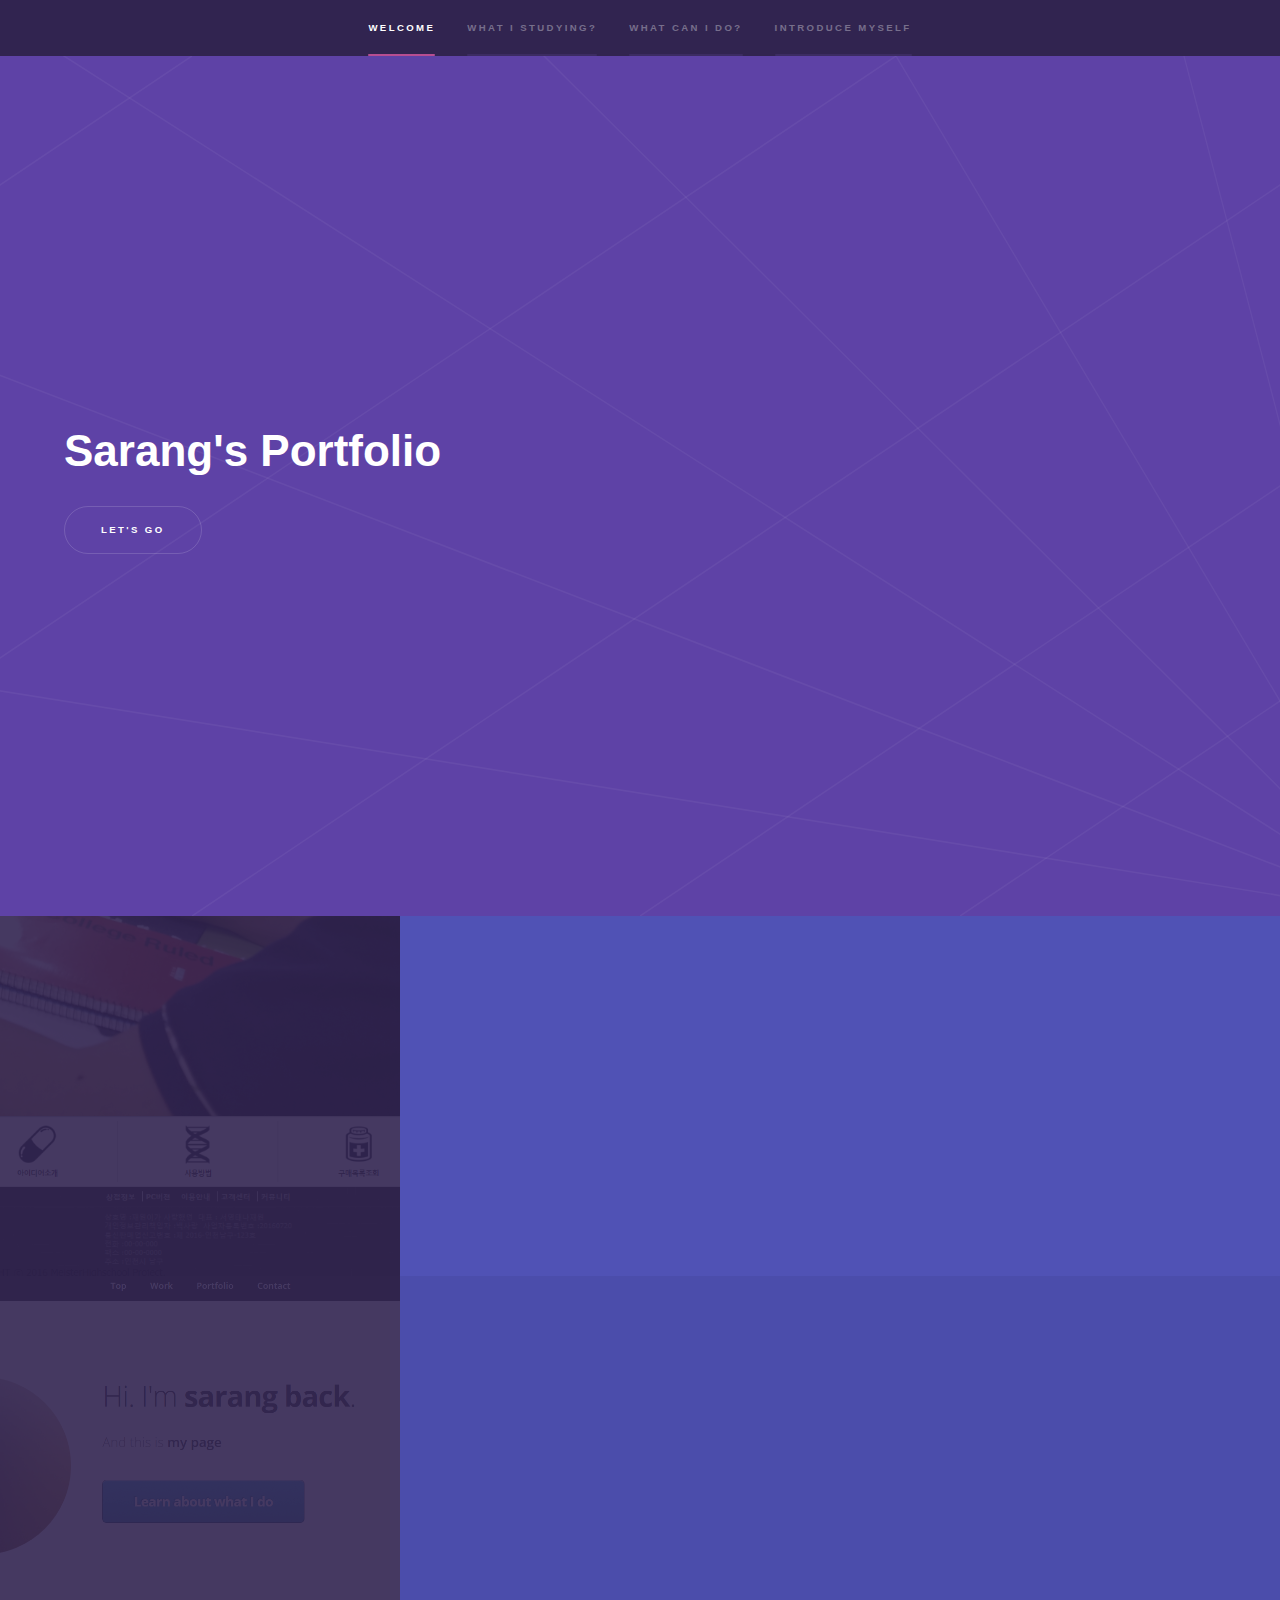
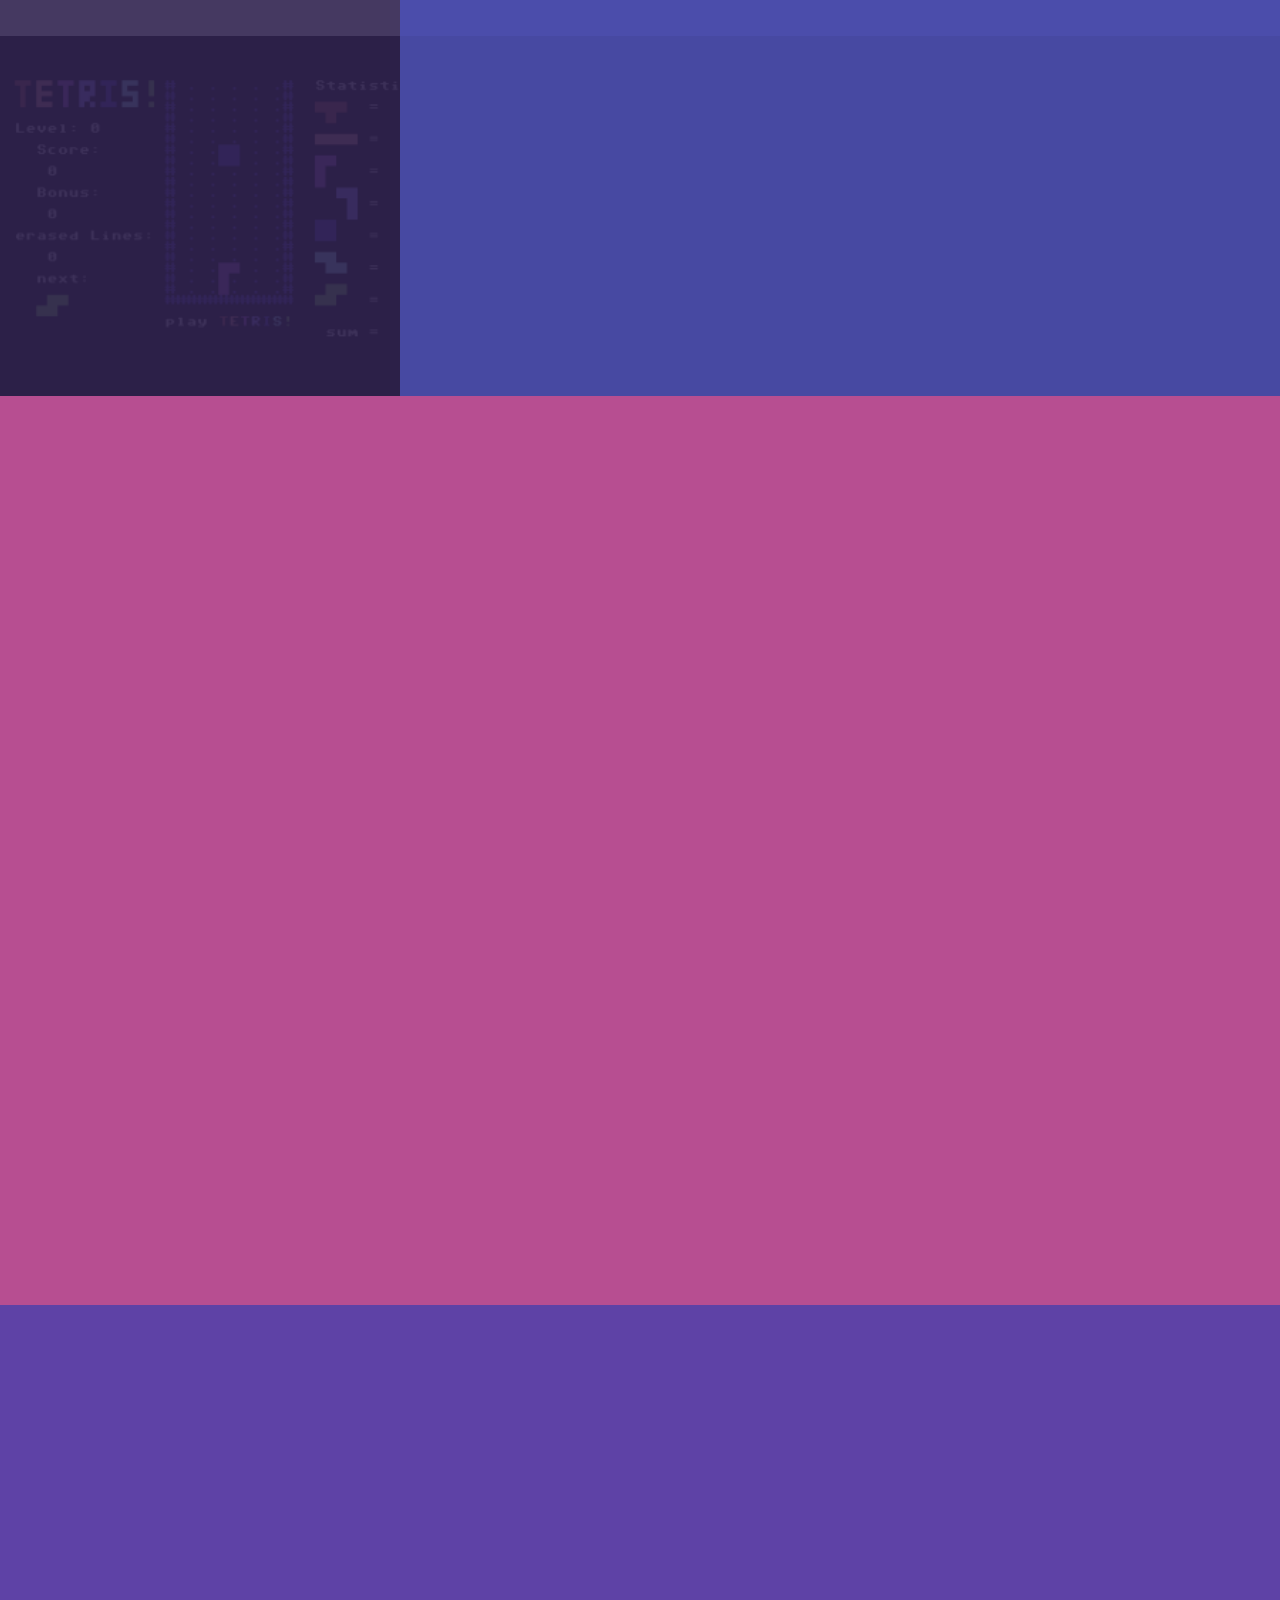
<file: index.html>
<!DOCTYPE HTML>
<html>
	<head>
		<title>Sarang's Portfolio</title>
		<meta charset="utf-8" />
		<meta name="viewport" content="width=device-width, initial-scale=1" /><!--모바일 웹 페이지-->
		<!--[if lte IE 8]><script src="assets/js/ie/html5shiv.js"></script><![endif]-->
		<link rel="stylesheet" href="assets/css/main.css" />
		<!--[if lte IE 9]><link rel="stylesheet" href="assets/css/ie9.css" /><![endif]-->
		<!--[if lte IE 8]><link rel="stylesheet" href="assets/css/ie8.css" /><![endif]-->  
	</head>
	<body>

		<!-- Sidebar -->
			<section id="sidebar">
				<div class="inner">
					<nav>
						<ul>
							<li><a href="#intro">Welcome</a></li>
							<li><a href="#one">What I studying?</a></li>
							<li><a href="#two">what can i do?</a></li>
							<li><a href="#three">Introduce myself</a></li>
						</ul>
					</nav>
				</div>
			</section>

		<!-- Wrapper -->
			<div id="wrapper">

				<!-- Intro -->
					<section id="intro" class="wrapper style1 fullscreen fade-up">
						<div class="inner">
							<h1>Sarang's Portfolio</h1>
							<ul class="actions">
								<li><a href="#one" class="button scrolly">Let's go</a></li>
							</ul>
						</div>
					</section>

				<!-- One -->
					<section id="one" class="wrapper style2 spotlights">
						<section>
							<a href="images/hybrid.jpg" class="image"><img src="images/hybrid2.jpg" alt="" data-position="center center" /></a><!--이미지 지정 -->
							<div class="content">
								<div class="inner">
									<h2>Hybrid App(Cordova)</h2>
									<p>인천전자마이스터고등학교 졸업프로잭트 하이브리드앱</p>
									<ul class="actions">
										<li><a href="program/hybrid.zip" class="button">Source viewer</a></li>
									</ul>
								</div>
							</div>
						</section>
						<section>
							<a href="#" class="image"><img src="images/html.jpg" alt="" data-position="top center" /></a>
							<div class="content">
								<div class="inner">
									<h2>HTML</h2>
									<p>학교 수업 발표준비때문에 만든 간단한 홈페이지<br>현재 부트스트랩 공부중...</br></p>
									<ul class="actions">
										<li><a href="program/ex.html" class="button">Source viewer</a></li>
									</ul>
								</div>
							</div>
						</section>
						<section>
							<a href="program/tetris.txt" class="image"><img src="images/tetris2.jpg" alt="" data-position="25% 25%" /></a>
							<div class="content">
								<div class="inner">
									<h2>C-언어</h2>
									<p>간단한 테트리스</p>
									<ul class="actions">
										<li><a href="program/tetris.txt" class="button">Source viewer</a></li>
									</ul>
								</div>
							</div>
						</section>
					</section>

				<!-- Two -->
					<section id="two" class="wrapper style3 fade-up">
						<div class="inner">
							<h2>what can i do</h2>please click icon
							<div class="features">
							<section>
									<a href="#" class="span"><span class="icon major fa-heart"></span></a>
									<h3>Php</h3>
									<p>소스분석 가능 Mysql과 연동해서 게시판 제작 가능.</p>
								</section>
							
								<section>
									<a href="program/2014raspberrypi.zip" class="span"><span class="icon major fa-lock"></span></a>
									<h3>라즈베리파이</h3>
									<p>Java,c를 이용한 통신 가능, 안드로이드 어플을 제작해서 서로 통신 가능</p>
								</section>
								<section>
									<a href="#" class="span"><span class="icon major fa-laptop"></span></a>
									<h3>HTML</h3>
									<p>GitHub이용해서 소스 응용 가능, 간단한 홈페이지는 혼자 제작 가능</p>
								</section>
								<section>
									<a href="http://blog.naver.com/qorwlsdk1995/220547556115" class="span"><span class="icon major fa-desktop"></span></a>
									<h3>Avr</h3>
									<p>Atmega 시리즈 데이터시트 이용해서 프로그램 제작 가능</p>
								</section>
								<section>
									<a href="#" class="span"><span class="icon major fa-chain"></span></a>
									<h3>Phonegap(cordova)</h3>
									<p>간단한 하이브리드앱 제작 가능</p>
								</section>
								<section>
									<a href="#" class="span"><span class="icon major fa-diamond"></span></a>
									<h3>리눅스</h3>
									<p>간단한 서버구축 가능<br>다양한 리눅스 경험해서 어떤 리눅스도 어려움 없이 사용 가능 </br></p>
								</section>
							</div>
							<ul class="actions">
								<li><a href="program/1.html" class="button">우리집 동물 소개(동영상)</a></li>
							</ul>
						</div>
					</section>

				<!-- Three -->
					<section id="three" class="wrapper style1 fade-up">
						<div class="inner">
							<h2>Introduce myself</h2>
							<p>이력서, 자기소개서</p>
							<div class="split style1">
								<section>
								 <a href="document/mydata.hwp"class="span"><span class="icon major fa-book"></span></a>
								 <h3>이력서</h3>
								 
								 <a href="document/introducemyself.hwp" class="span"><span class="icon major fa-star"></span></a>
								 <h3>자기소개서</h3>
								</section>
									<ul class="contact">
										<li>
											<h3>Address</h3>
											<span>Incheon Namdongu Jangsoungro21<br />
											KOREA</span>
										</li>
										<li>
											<h3>Email</h3>
											<a href="http://mail.naver.com/write">qorwlsdk1995@naver.com</a>
										</li>
										<li>
											<h3>Phone</h3>
											<span>(082) 010-0000-0000</span>
										</li>
										<li>
											<h3>Social</h3>
											<ul class="icons">
												<li><a href="http://saranf.tistory.com" class="fa-heart"><span class="label">Tistory</span></a></li>
												<li><a href="https://www.facebook.com/profile.php?id=100003126284914" class="fa-facebook"><span class="label">Facebook</span></a></li>
												<li><a href="#"  class="fa-github"><span class="label">GitHub</span></a></li>
												<li><a href="http://blog.naver.com/qorwlsdk1995" class="fa-star"><span class="label">NaverBlog</span></a></li>
											</ul>
										</li>
									</ul>
								</section>
							</div>
						</div>
					</section>

			</div>

		<!-- Footer -->
			<footer id="footer" class="wrapper style1-alt">
				<div class="inner">
					<!--<ul class="menu">
						<li></li><li>Design: <a href="http://blog.naver.com/qorwlsdk1995"></a></li>
					</ul>-->
				</div>
			</footer>

		<!-- Scripts -->
			<script src="assets/js/jquery.min.js"></script>
			<script src="assets/js/jquery.scrollex.min.js"></script>
			<script src="assets/js/jquery.scrolly.min.js"></script>
			<script src="assets/js/skel.min.js"></script>
			<script src="assets/js/util.js"></script>
			<!--[if lte IE 8]><script src="assets/js/ie/respond.min.js"></script><![endif]-->
			<script src="assets/js/main.js"></script>

	</body>
</html>
</file>
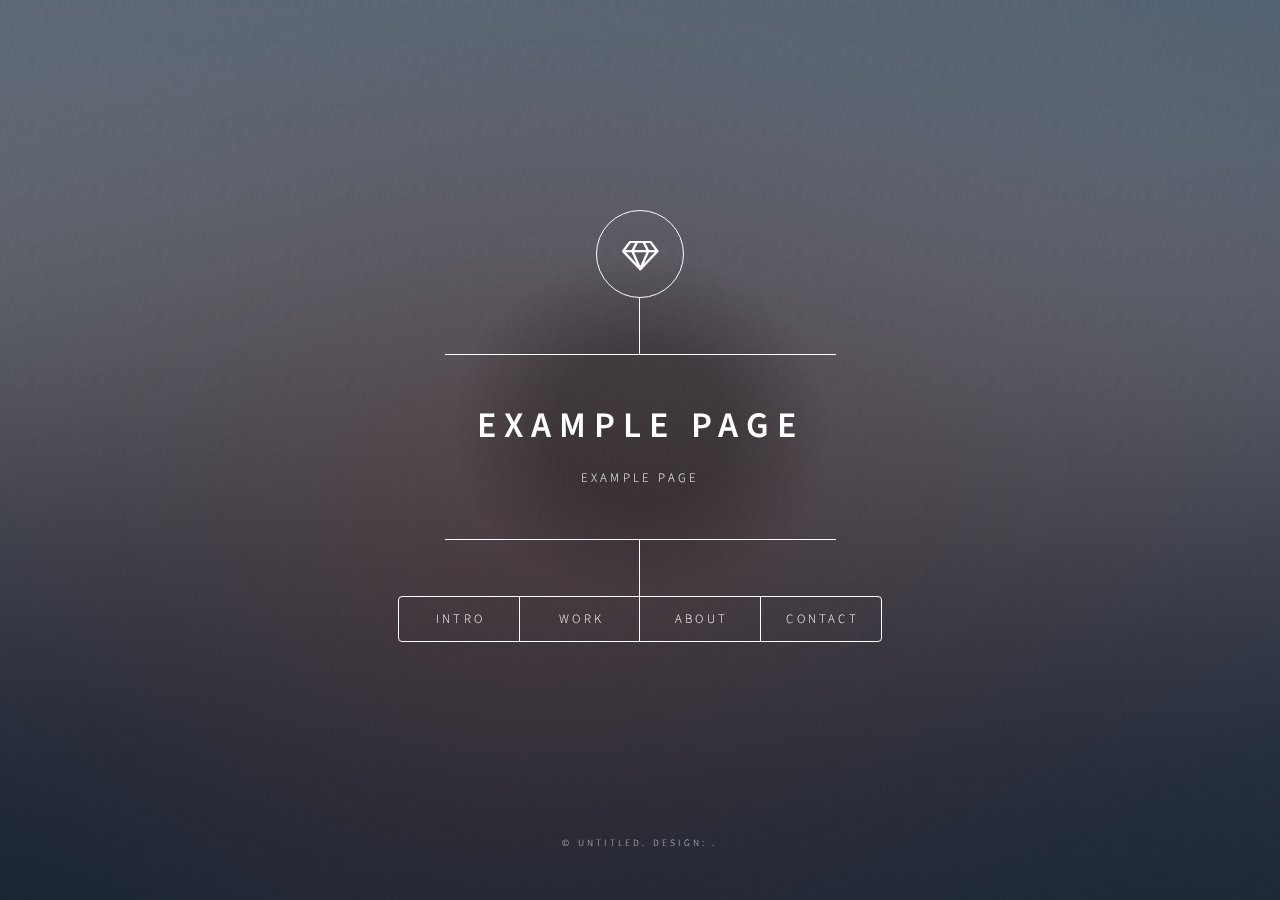
<file: html_1/index.html>
<!DOCTYPE HTML>
<html>
	<head>
		<title>Example</title>
		<meta charset="utf-8" />
		<meta name="viewport" content="width=device-width, initial-scale=1, user-scalable=no" />
		<link rel="stylesheet" href="assets/css/main.css" />
		<!--[if lte IE 9]><link rel="stylesheet" href="assets/css/ie9.css" /><![endif]-->
		<noscript><link rel="stylesheet" href="assets/css/noscript.css" /></noscript>
	</head>
	<body>

		<!-- Wrapper -->
			<div id="wrapper">

				<!-- Header -->
					<header id="header">
						<div class="logo">
							<span class="icon fa-diamond"></span>
						</div>
						<div class="content">
							<div class="inner">
								<h1>Example page</h1>
								<p>example page</p>
							</div>
						</div>
						<nav>
							<ul>
								<li><a href="#intro">Intro</a></li>
								<li><a href="#work">Work</a></li>
								<li><a href="#about">About</a></li>
								<li><a href="#contact">Contact</a></li>
								<!--<li><a href="#elements">Elements</a></li>-->
							</ul>
						</nav>
					</header>

				<!-- Main -->
					<div id="main">

						<!-- Intro -->
							<article id="intro">
								<h2 class="major">Intro</h2>
								<span class="image main"><img src="images/pic01.jpg" alt="" /></span>
								<p>intro</p>
								<p>intro</p>
							</article>

						<!-- Work -->
							<article id="work">
								<h2 class="major">Work</h2>
								<span class="image main"><img src="images/pic02.jpg" alt="" /></span>
								<p>Work.</p>
								<p>Work.</p>
							</article>

						<!-- About -->
							<article id="about">
								<h2 class="major">About</h2>
								<span class="image main"><img src="images/pic03.jpg" alt="" /></span>
								<p>About.</p>
							</article>

						<!-- Contact -->
							<article id="contact">
								<h2 class="major">Contact</h2>
								<form method="post" action="#">
									<div class="field half first">
										<label for="name">Name</label>
										<input type="text" name="name" id="name" />
									</div>
									<div class="field half">
										<label for="email">Email</label>
										<input type="text" name="email" id="email" />
									</div>
									<div class="field">
										<label for="message">Message</label>
										<textarea name="message" id="message" rows="4"></textarea>
									</div>
									<ul class="actions">
										<li><input type="submit" value="Send Message" class="special" /></li>
										<li><input type="reset" value="Reset" /></li>
									</ul>
								</form>
								<ul class="icons">
									<li><a href="#" class="icon fa-twitter"><span class="label">Twitter</span></a></li>
									<li><a href="#" class="icon fa-facebook"><span class="label">Facebook</span></a></li>
									<li><a href="#" class="icon fa-instagram"><span class="label">Instagram</span></a></li>
									<li><a href="#" class="icon fa-github"><span class="label">GitHub</span></a></li>
								</ul>

					</div>

				<!-- Footer -->
					<footer id="footer">
						<p class="copyright">&copy; Untitled. Design: <a href="https://html5up.net"></a>.</p>
					</footer>

			</div>

		<!-- BG -->
			<div id="bg"></div>

		<!-- Scripts -->
			<script src="assets/js/jquery.min.js"></script>
			<script src="assets/js/skel.min.js"></script>
			<script src="assets/js/util.js"></script>
			<script src="assets/js/main.js"></script>

	</body>
</html>
</file>
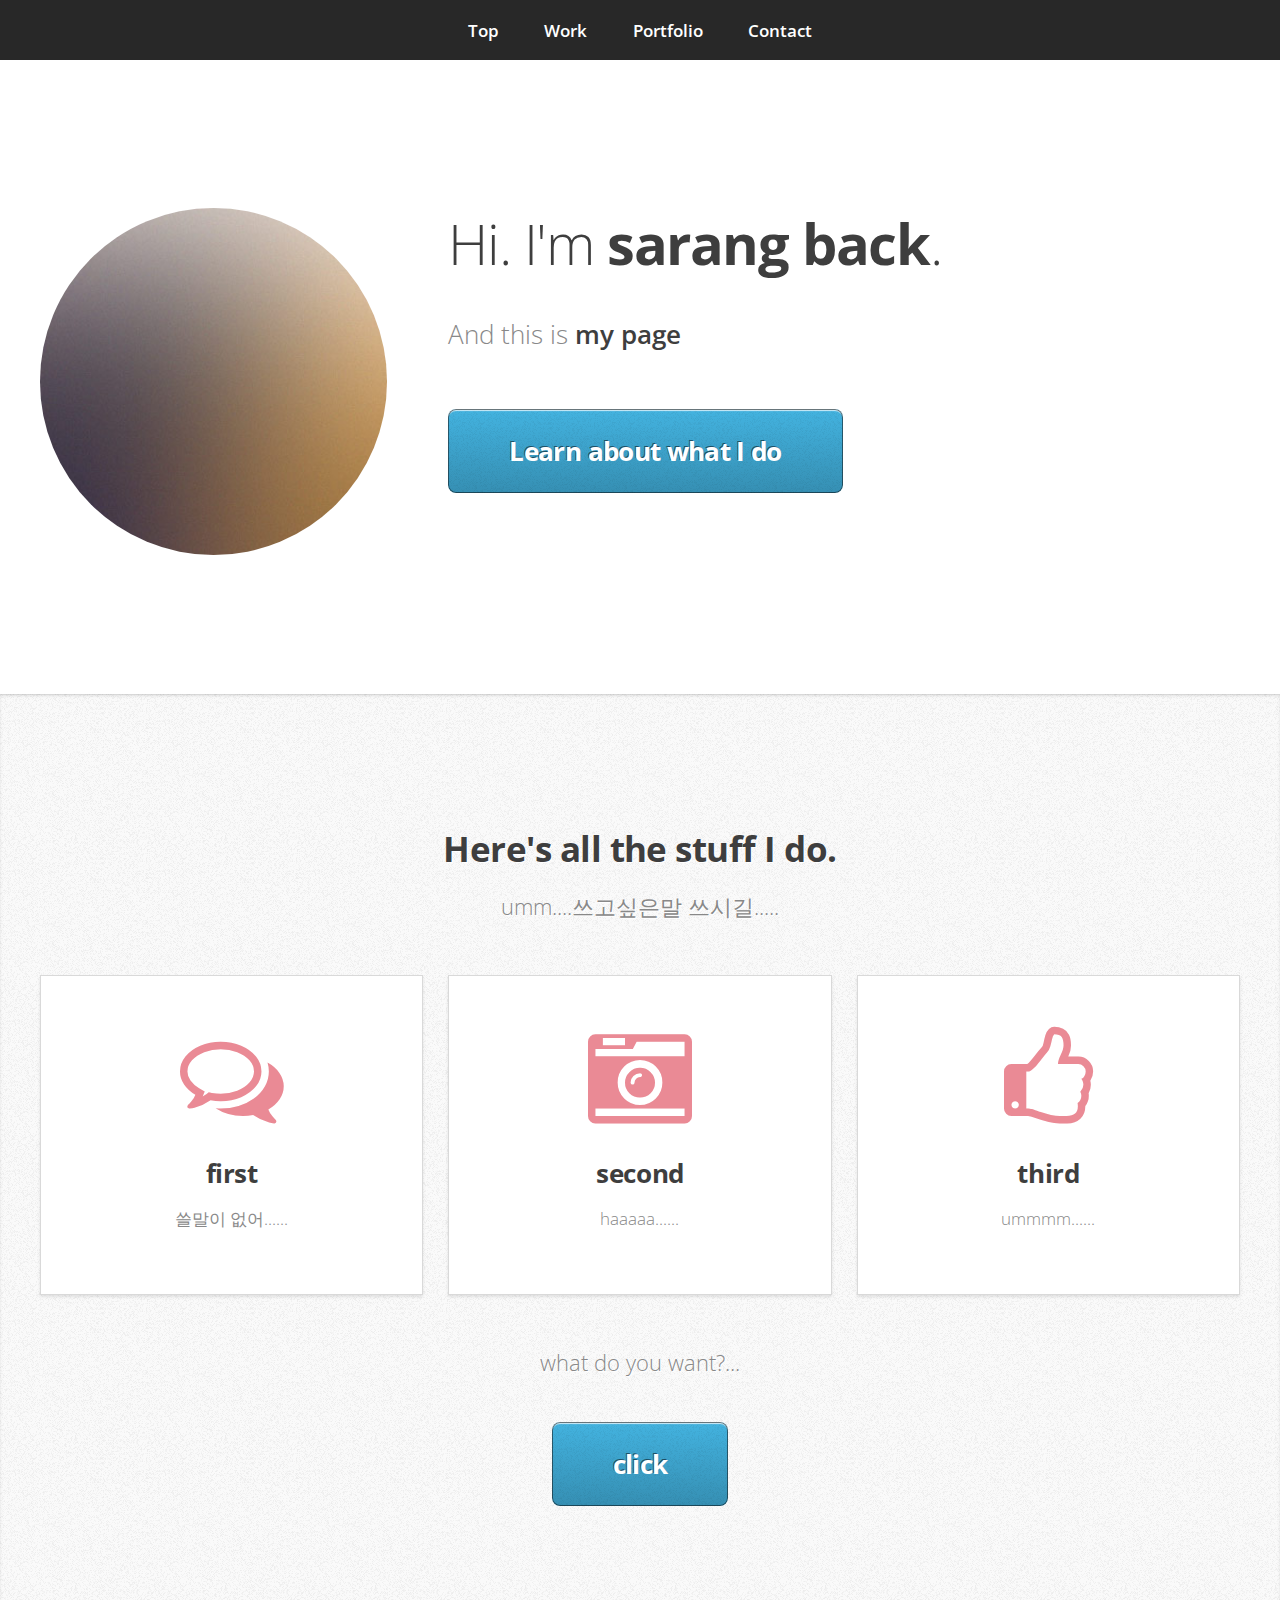
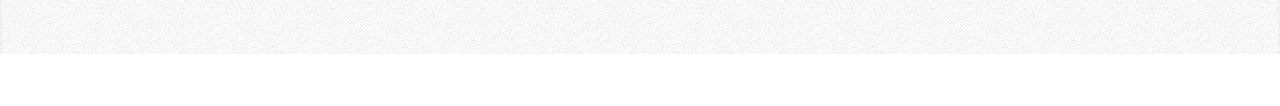
<file: 임시/index.html>
<!DOCTYPE HTML>
<html>
	<head>
		<title>mypage</title>
		<meta charset="utf-8" />
		<meta name="viewport" content="width=device-width, initial-scale=1" />
		<link rel="stylesheet" href="assets/css/main.css" />
	</head>
	<body>

			<nav id="nav"><!--링크 그룹을 담을때 쓰는 태그-->
				<ul class="container">
					<li><a href="#top">Top</a></li>
					<li><a href="#work">Work</a></li>
					<li><a href="#portfolio">Portfolio</a></li>
					<li><a href="#contact">Contact</a></li>
				</ul>
			</nav>

		<!-- Home -->
			<div class="wrapper style1 first"><!--Division의 약자로, 레이아웃을 나눌 때 주로 쓰인다-->
				<article class="container" id="top">
					<div class="row">
						<div class="4u 12u(mobile)">
							<a href="필요자료.zip"><span class="image fit"><img src="images/pic00.jpg" alt="" /></span></a>
						</div>
						<div class="8u 12u(mobile)">
							<header>
								<h1>Hi. I'm <strong>sarang back</strong>.</h1>
							</header>
							<p>And this is <strong>my page</strong></p>
							<a href="#work" class="button big scrolly">Learn about what I do</a>
						</div>
					</div>
				</article>
			</div>
			
			<!-- Work -->
			<div class="wrapper style2">
				<article id="work">
					<header>
						<h2>Here's all the stuff I do.</h2>
						<p>umm....쓰고싶은말 쓰시길.....</p>
					</header>
					<div class="container">
						<div class="row">
							<div class="4u 12u(mobile)">
								<section class="box style1">
									<span class="icon featured fa-comments-o"></span>
									<h3>first</h3>
									<p>쓸말이 없어......</p>
								</section>
							</div>
							<div class="4u 12u(mobile)">
								<section class="box style1">
									<span class="icon featured fa-camera-retro"></span>
									<h3>second</h3>
									<p>haaaaa......</p>
								</section>
							</div>
							<div class="4u 12u(mobile)">
								<section class="box style1">
									<span class="icon featured fa-thumbs-o-up"></span>
									<h3>third</h3>
									<p>ummmm......</p>
								</section>
							</div>
						</div>
					</div>
					<footer>
						<p>what do you want?...</p>
						<a href="#portfolio" class="button big scrolly">click </a>
					</footer>
				</article>
			</div>
			
					<footer>
						<ul id="copt"><!--]목록을 만드는 <ul> <ol> <li>태그-->
							<li></li><li> </li>
						</ul>
					</footer>
				</article>
			</div>

		<!-- Scripts -->
			<script src="assets/js/jquery.min.js"></script>
			<script src="assets/js/jquery.scrolly.min.js"></script>
			<script src="assets/js/skel.min.js"></script>
			<script src="assets/js/skel-viewport.min.js"></script>
			<script src="assets/js/util.js"></script>
			<script src="assets/js/main.js"></script>

	</body>
</html>
</file>
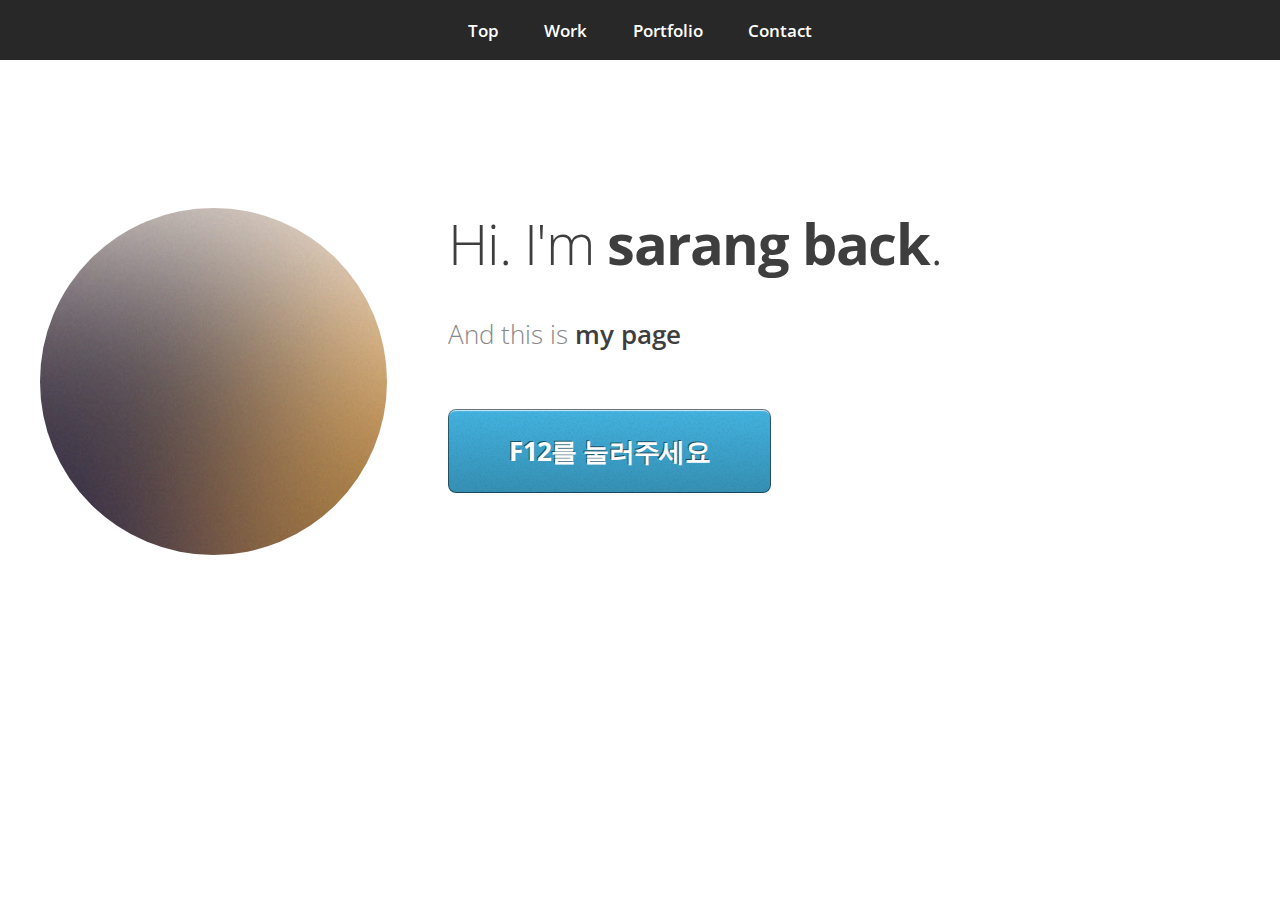
<file: program/ex.html>
<!DOCTYPE HTML>
<html>
	<head>
		<title>mypage</title>
		<meta charset="utf-8" />
		<meta name="viewport" content="width=device-width, initial-scale=1" />
		<link rel="stylesheet" href="assets/css/main.css" />
	</head>
	<body>

			<nav id="nav"><!--링크 그룹을 담을때 쓰는 태그-->
				<ul class="container">
					<li><a href="#top">Top</a></li>
					<li><a href="#work">Work</a></li>
					<li><a href="#portfolio">Portfolio</a></li>
					<li><a href="#contact">Contact</a></li>
				</ul>
			</nav>

		<!-- Home -->
			<div class="wrapper style1 first"><!--Division의 약자로, 레이아웃을 나눌 때 주로 쓰인다-->
				<article class="container" id="top">
					<div class="row">
						<div class="4u 12u(mobile)">
							<span class="image fit"><img src="images/pic00.jpg" alt="" /></span>
						</div>
						<div class="8u 12u(mobile)">
							<header>
								<h1>Hi. I'm <strong>sarang back</strong>.</h1>
							</header>
							<p>And this is <strong>my page</strong></p>
							<a href="#" class="button big scrolly">F12를 눌러주세요</a>
						</div>
					</div>
				</article>
			</div>
					<footer>
						<ul id="copt"><!--]목록을 만드는 <ul> <ol> <li>태그-->
							<li></li><li> </li>
						</ul>
					</footer>
				</article>
			</div>

		<!-- Scripts -->
			<script src="assets/js/jquery.min.js"></script>
			<script src="assets/js/jquery.scrolly.min.js"></script>
			<script src="assets/js/skel.min.js"></script>
			<script src="assets/js/skel-viewport.min.js"></script>
			<script src="assets/js/util.js"></script>
			<script src="assets/js/main.js"></script>

	</body>
</html>
</file>
<file: assets/css/ie9.css>
/* Type */

	h1.major:after {
		background: #b74e91;
	}

/* Wrapper */

	.wrapper.fullscreen {
		min-height: 0;
		padding-bottom: 6em;
		padding-top: 6em;
	}

		body.is-ie .wrapper.fullscreen {
			height: auto;
		}

/* Spotlights */

	.spotlights > section {
		padding-left: 20em;
		position: relative;
	}

		.spotlights > section > .image {
			height: 100%;
			left: 0;
			position: absolute;
			top: 0;
			width: 20em;
		}

		.spotlights > section > .content {
			width: 100%;
		}

/* Features */

	.features:after {
		clear: both;
		content: '';
		display: block;
	}

	.features section {
		float: left;
	}

/* Split */

	.split:after {
		clear: both;
		content: '';
		display: block;
	}

	.split > * {
		float: left;
	}

/* Sidebar */

	#sidebar nav a:after {
		background-color: #b74e91;
	}

/* Header */

	#header:after {
		clear: both;
		content: '';
		display: block;
	}

	#header > .title {
		float: left;
	}

	#header > nav {
		float: right;
	}
</file>
<file: assets/css/ie8.css>
/*
	Hyperspace by HTML5 UP
	html5up.net | @ajlkn
	Free for personal and commercial use under the CCA 3.0 license (html5up.net/license)
*/

/* Type */

	body, input, select, textarea {
		color: #ffffff;
	}

/* Button */

	input[type="submit"],
	input[type="reset"],
	input[type="button"],
	button,
	.button {
		position: relative;
	}

		input[type="submit"]:after,
		input[type="reset"]:after,
		input[type="button"]:after,
		button:after,
		.button:after {
			display: none;
		}

/* Features */

	.features {
		border: solid 1px;
	}

/* Form */

	input[type="text"],
	input[type="password"],
	input[type="email"],
	input[type="tel"],
	select,
	textarea {
		background: transparent;
		border: solid 1px;
	}

/* Split */

	.split.style1 > :first-child {
		padding-right: 2em;
		width: 70%;
	}
</file>
<file: html_1/assets/css/ie9.css>
/*
	Dimension by HTML5 UP
	html5up.net | @ajlkn
	Free for personal and commercial use under the CCA 3.0 license (html5up.net/license)
*/

/* BG */

	#bg:before {
		background: rgba(19, 21, 25, 0.5);
	}

/* Header */

	#header .logo {
		margin: 0 auto;
	}

	#header .content {
		display: inline-block;
	}

	#header nav ul {
		display: inline-block;
	}

		#header nav ul li {
			display: inline-block;
		}

/* Main */

	#main article {
		margin: 0 auto;
	}
</file>
<file: html_1/assets/css/noscript.css>
/* Main */

	#main article {
		opacity: 1;
		margin: 4rem 0 0 0;
	}
</file>
<file: assets/css/main.css>
@import url(font-awesome.min.css);

	html, body, div, span, applet, object, iframe, h1, h2, h3, h4, h5, h6, p, blockquote, pre, a, abbr, acronym, address, big, cite, code, del, dfn, em, img, ins, kbd, q, s, samp, small, strike, strong, sub, sup, tt, var, b, u, i, center, dl, dt, dd, ol, ul, li, fieldset, form, label, legend, table, caption, tbody, tfoot, thead, tr, th, td, article, aside, canvas, details, embed, figure, figcaption, footer, header, hgroup, menu, nav, output, ruby, section, summary, time, mark, audio, video {
		margin: 0;
		padding: 0;
		border: 0;
		font-size: 100%;
		font: inherit;
		vertical-align: baseline;
	}

	article, aside, details, figcaption, figure, footer, header, hgroup, menu, nav, section {
		display: block;
	}

	body {
		line-height: 1;
	}

	ol, ul {
		list-style: none;
	}

	blockquote, q {
		quotes: none;
	}

	blockquote:before, blockquote:after, q:before, q:after {
		content: '';
		content: none;
	}

	table {
		border-collapse: collapse;
		border-spacing: 0;
	}

	body {
		-webkit-text-size-adjust: none;
	}

/* Box Model */

	*, *:before, *:after {
		-moz-box-sizing: border-box;
		-webkit-box-sizing: border-box;
		box-sizing: border-box;
	}

/* Grid */

	.row {
		border-bottom: solid 1px transparent;
		-moz-box-sizing: border-box;
		-webkit-box-sizing: border-box;
		box-sizing: border-box;
	}

	.row > * {
		float: left;
		-moz-box-sizing: border-box;
		-webkit-box-sizing: border-box;
		box-sizing: border-box;
	}

	.row:after, .row:before {
		content: '';
		display: block;
		clear: both;
		height: 0;
	}

	.row.uniform > * > :first-child {
		margin-top: 0;
	}

	.row.uniform > * > :last-child {
		margin-bottom: 0;
	}

	.row.\30 \25 > * {
		padding: 0 0 0 0em;
	}

	.row.\30 \25 {
		margin: 0 0 -1px 0em;
	}

	.row.uniform.\30 \25 > * {
		padding: 0em 0 0 0em;
	}

	.row.uniform.\30 \25 {
		margin: 0em 0 -1px 0em;
	}

	.row > * {
		padding: 0 0 0 1.5em;
	}

	.row {
		margin: 0 0 -1px -1.5em;
	}

	.row.uniform > * {
		padding: 1.5em 0 0 1.5em;
	}

	.row.uniform {
		margin: -1.5em 0 -1px -1.5em;
	}

	.row.\32 00\25 > * {
		padding: 0 0 0 3em;
	}

	.row.\32 00\25 {
		margin: 0 0 -1px -3em;
	}

	.row.uniform.\32 00\25 > * {
		padding: 3em 0 0 3em;
	}

	.row.uniform.\32 00\25 {
		margin: -3em 0 -1px -3em;
	}

	.row.\31 50\25 > * {
		padding: 0 0 0 2.25em;
	}

	.row.\31 50\25 {
		margin: 0 0 -1px -2.25em;
	}

	.row.uniform.\31 50\25 > * {
		padding: 2.25em 0 0 2.25em;
	}

	.row.uniform.\31 50\25 {
		margin: -2.25em 0 -1px -2.25em;
	}

	.row.\35 0\25 > * {
		padding: 0 0 0 0.75em;
	}

	.row.\35 0\25 {
		margin: 0 0 -1px -0.75em;
	}

	.row.uniform.\35 0\25 > * {
		padding: 0.75em 0 0 0.75em;
	}

	.row.uniform.\35 0\25 {
		margin: -0.75em 0 -1px -0.75em;
	}

	.row.\32 5\25 > * {
		padding: 0 0 0 0.375em;
	}

	.row.\32 5\25 {
		margin: 0 0 -1px -0.375em;
	}

	.row.uniform.\32 5\25 > * {
		padding: 0.375em 0 0 0.375em;
	}

	.row.uniform.\32 5\25 {
		margin: -0.375em 0 -1px -0.375em;
	}

	.\31 2u, .\31 2u\24 {
		width: 100%;
		clear: none;
		margin-left: 0;
	}

	.\31 1u, .\31 1u\24 {
		width: 91.6666666667%;
		clear: none;
		margin-left: 0;
	}

	.\31 0u, .\31 0u\24 {
		width: 83.3333333333%;
		clear: none;
		margin-left: 0;
	}

	.\39 u, .\39 u\24 {
		width: 75%;
		clear: none;
		margin-left: 0;
	}

	.\38 u, .\38 u\24 {
		width: 66.6666666667%;
		clear: none;
		margin-left: 0;
	}

	.\37 u, .\37 u\24 {
		width: 58.3333333333%;
		clear: none;
		margin-left: 0;
	}

	.\36 u, .\36 u\24 {
		width: 50%;
		clear: none;
		margin-left: 0;
	}

	.\35 u, .\35 u\24 {
		width: 41.6666666667%;
		clear: none;
		margin-left: 0;
	}

	.\34 u, .\34 u\24 {
		width: 33.3333333333%;
		clear: none;
		margin-left: 0;
	}

	.\33 u, .\33 u\24 {
		width: 25%;
		clear: none;
		margin-left: 0;
	}

	.\32 u, .\32 u\24 {
		width: 16.6666666667%;
		clear: none;
		margin-left: 0;
	}

	.\31 u, .\31 u\24 {
		width: 8.3333333333%;
		clear: none;
		margin-left: 0;
	}

	.\31 2u\24 + *,
	.\31 1u\24 + *,
	.\31 0u\24 + *,
	.\39 u\24 + *,
	.\38 u\24 + *,
	.\37 u\24 + *,
	.\36 u\24 + *,
	.\35 u\24 + *,
	.\34 u\24 + *,
	.\33 u\24 + *,
	.\32 u\24 + *,
	.\31 u\24 + * {
		clear: left;
	}

	.\-11u {
		margin-left: 91.66667%;
	}

	.\-10u {
		margin-left: 83.33333%;
	}

	.\-9u {
		margin-left: 75%;
	}

	.\-8u {
		margin-left: 66.66667%;
	}

	.\-7u {
		margin-left: 58.33333%;
	}

	.\-6u {
		margin-left: 50%;
	}

	.\-5u {
		margin-left: 41.66667%;
	}

	.\-4u {
		margin-left: 33.33333%;
	}

	.\-3u {
		margin-left: 25%;
	}

	.\-2u {
		margin-left: 16.66667%;
	}

	.\-1u {
		margin-left: 8.33333%;
	}

	@media screen and (max-width: 1680px) {

		.row > * {
			padding: 0 0 0 1.5em;
		}

		.row {
			margin: 0 0 -1px -1.5em;
		}

		.row.uniform > * {
			padding: 1.5em 0 0 1.5em;
		}

		.row.uniform {
			margin: -1.5em 0 -1px -1.5em;
		}

		.row.\32 00\25 > * {
			padding: 0 0 0 3em;
		}

		.row.\32 00\25 {
			margin: 0 0 -1px -3em;
		}

		.row.uniform.\32 00\25 > * {
			padding: 3em 0 0 3em;
		}

		.row.uniform.\32 00\25 {
			margin: -3em 0 -1px -3em;
		}

		.row.\31 50\25 > * {
			padding: 0 0 0 2.25em;
		}

		.row.\31 50\25 {
			margin: 0 0 -1px -2.25em;
		}

		.row.uniform.\31 50\25 > * {
			padding: 2.25em 0 0 2.25em;
		}

		.row.uniform.\31 50\25 {
			margin: -2.25em 0 -1px -2.25em;
		}

		.row.\35 0\25 > * {
			padding: 0 0 0 0.75em;
		}

		.row.\35 0\25 {
			margin: 0 0 -1px -0.75em;
		}

		.row.uniform.\35 0\25 > * {
			padding: 0.75em 0 0 0.75em;
		}

		.row.uniform.\35 0\25 {
			margin: -0.75em 0 -1px -0.75em;
		}

		.row.\32 5\25 > * {
			padding: 0 0 0 0.375em;
		}

		.row.\32 5\25 {
			margin: 0 0 -1px -0.375em;
		}

		.row.uniform.\32 5\25 > * {
			padding: 0.375em 0 0 0.375em;
		}

		.row.uniform.\32 5\25 {
			margin: -0.375em 0 -1px -0.375em;
		}

		.\31 2u\28xlarge\29, .\31 2u\24\28xlarge\29 {
			width: 100%;
			clear: none;
			margin-left: 0;
		}

		.\31 1u\28xlarge\29, .\31 1u\24\28xlarge\29 {
			width: 91.6666666667%;
			clear: none;
			margin-left: 0;
		}

		.\31 0u\28xlarge\29, .\31 0u\24\28xlarge\29 {
			width: 83.3333333333%;
			clear: none;
			margin-left: 0;
		}

		.\39 u\28xlarge\29, .\39 u\24\28xlarge\29 {
			width: 75%;
			clear: none;
			margin-left: 0;
		}

		.\38 u\28xlarge\29, .\38 u\24\28xlarge\29 {
			width: 66.6666666667%;
			clear: none;
			margin-left: 0;
		}

		.\37 u\28xlarge\29, .\37 u\24\28xlarge\29 {
			width: 58.3333333333%;
			clear: none;
			margin-left: 0;
		}

		.\36 u\28xlarge\29, .\36 u\24\28xlarge\29 {
			width: 50%;
			clear: none;
			margin-left: 0;
		}

		.\35 u\28xlarge\29, .\35 u\24\28xlarge\29 {
			width: 41.6666666667%;
			clear: none;
			margin-left: 0;
		}

		.\34 u\28xlarge\29, .\34 u\24\28xlarge\29 {
			width: 33.3333333333%;
			clear: none;
			margin-left: 0;
		}

		.\33 u\28xlarge\29, .\33 u\24\28xlarge\29 {
			width: 25%;
			clear: none;
			margin-left: 0;
		}

		.\32 u\28xlarge\29, .\32 u\24\28xlarge\29 {
			width: 16.6666666667%;
			clear: none;
			margin-left: 0;
		}

		.\31 u\28xlarge\29, .\31 u\24\28xlarge\29 {
			width: 8.3333333333%;
			clear: none;
			margin-left: 0;
		}

		.\31 2u\24\28xlarge\29 + *,
		.\31 1u\24\28xlarge\29 + *,
		.\31 0u\24\28xlarge\29 + *,
		.\39 u\24\28xlarge\29 + *,
		.\38 u\24\28xlarge\29 + *,
		.\37 u\24\28xlarge\29 + *,
		.\36 u\24\28xlarge\29 + *,
		.\35 u\24\28xlarge\29 + *,
		.\34 u\24\28xlarge\29 + *,
		.\33 u\24\28xlarge\29 + *,
		.\32 u\24\28xlarge\29 + *,
		.\31 u\24\28xlarge\29 + * {
			clear: left;
		}

		.\-11u\28xlarge\29 {
			margin-left: 91.66667%;
		}

		.\-10u\28xlarge\29 {
			margin-left: 83.33333%;
		}

		.\-9u\28xlarge\29 {
			margin-left: 75%;
		}

		.\-8u\28xlarge\29 {
			margin-left: 66.66667%;
		}

		.\-7u\28xlarge\29 {
			margin-left: 58.33333%;
		}

		.\-6u\28xlarge\29 {
			margin-left: 50%;
		}

		.\-5u\28xlarge\29 {
			margin-left: 41.66667%;
		}

		.\-4u\28xlarge\29 {
			margin-left: 33.33333%;
		}

		.\-3u\28xlarge\29 {
			margin-left: 25%;
		}

		.\-2u\28xlarge\29 {
			margin-left: 16.66667%;
		}

		.\-1u\28xlarge\29 {
			margin-left: 8.33333%;
		}

	}

	@media screen and (max-width: 1280px) {

		.row > * {
			padding: 0 0 0 1.5em;
		}

		.row {
			margin: 0 0 -1px -1.5em;
		}

		.row.uniform > * {
			padding: 1.5em 0 0 1.5em;
		}

		.row.uniform {
			margin: -1.5em 0 -1px -1.5em;
		}

		.row.\32 00\25 > * {
			padding: 0 0 0 3em;
		}

		.row.\32 00\25 {
			margin: 0 0 -1px -3em;
		}

		.row.uniform.\32 00\25 > * {
			padding: 3em 0 0 3em;
		}

		.row.uniform.\32 00\25 {
			margin: -3em 0 -1px -3em;
		}

		.row.\31 50\25 > * {
			padding: 0 0 0 2.25em;
		}

		.row.\31 50\25 {
			margin: 0 0 -1px -2.25em;
		}

		.row.uniform.\31 50\25 > * {
			padding: 2.25em 0 0 2.25em;
		}

		.row.uniform.\31 50\25 {
			margin: -2.25em 0 -1px -2.25em;
		}

		.row.\35 0\25 > * {
			padding: 0 0 0 0.75em;
		}

		.row.\35 0\25 {
			margin: 0 0 -1px -0.75em;
		}

		.row.uniform.\35 0\25 > * {
			padding: 0.75em 0 0 0.75em;
		}

		.row.uniform.\35 0\25 {
			margin: -0.75em 0 -1px -0.75em;
		}

		.row.\32 5\25 > * {
			padding: 0 0 0 0.375em;
		}

		.row.\32 5\25 {
			margin: 0 0 -1px -0.375em;
		}

		.row.uniform.\32 5\25 > * {
			padding: 0.375em 0 0 0.375em;
		}

		.row.uniform.\32 5\25 {
			margin: -0.375em 0 -1px -0.375em;
		}

		.\31 2u\28large\29, .\31 2u\24\28large\29 {
			width: 100%;
			clear: none;
			margin-left: 0;
		}

		.\31 1u\28large\29, .\31 1u\24\28large\29 {
			width: 91.6666666667%;
			clear: none;
			margin-left: 0;
		}

		.\31 0u\28large\29, .\31 0u\24\28large\29 {
			width: 83.3333333333%;
			clear: none;
			margin-left: 0;
		}

		.\39 u\28large\29, .\39 u\24\28large\29 {
			width: 75%;
			clear: none;
			margin-left: 0;
		}

		.\38 u\28large\29, .\38 u\24\28large\29 {
			width: 66.6666666667%;
			clear: none;
			margin-left: 0;
		}

		.\37 u\28large\29, .\37 u\24\28large\29 {
			width: 58.3333333333%;
			clear: none;
			margin-left: 0;
		}

		.\36 u\28large\29, .\36 u\24\28large\29 {
			width: 50%;
			clear: none;
			margin-left: 0;
		}

		.\35 u\28large\29, .\35 u\24\28large\29 {
			width: 41.6666666667%;
			clear: none;
			margin-left: 0;
		}

		.\34 u\28large\29, .\34 u\24\28large\29 {
			width: 33.3333333333%;
			clear: none;
			margin-left: 0;
		}

		.\33 u\28large\29, .\33 u\24\28large\29 {
			width: 25%;
			clear: none;
			margin-left: 0;
		}

		.\32 u\28large\29, .\32 u\24\28large\29 {
			width: 16.6666666667%;
			clear: none;
			margin-left: 0;
		}

		.\31 u\28large\29, .\31 u\24\28large\29 {
			width: 8.3333333333%;
			clear: none;
			margin-left: 0;
		}

		.\31 2u\24\28large\29 + *,
		.\31 1u\24\28large\29 + *,
		.\31 0u\24\28large\29 + *,
		.\39 u\24\28large\29 + *,
		.\38 u\24\28large\29 + *,
		.\37 u\24\28large\29 + *,
		.\36 u\24\28large\29 + *,
		.\35 u\24\28large\29 + *,
		.\34 u\24\28large\29 + *,
		.\33 u\24\28large\29 + *,
		.\32 u\24\28large\29 + *,
		.\31 u\24\28large\29 + * {
			clear: left;
		}

		.\-11u\28large\29 {
			margin-left: 91.66667%;
		}

		.\-10u\28large\29 {
			margin-left: 83.33333%;
		}

		.\-9u\28large\29 {
			margin-left: 75%;
		}

		.\-8u\28large\29 {
			margin-left: 66.66667%;
		}

		.\-7u\28large\29 {
			margin-left: 58.33333%;
		}

		.\-6u\28large\29 {
			margin-left: 50%;
		}

		.\-5u\28large\29 {
			margin-left: 41.66667%;
		}

		.\-4u\28large\29 {
			margin-left: 33.33333%;
		}

		.\-3u\28large\29 {
			margin-left: 25%;
		}

		.\-2u\28large\29 {
			margin-left: 16.66667%;
		}

		.\-1u\28large\29 {
			margin-left: 8.33333%;
		}

	}

	@media screen and (max-width: 980px) {

		.row > * {
			padding: 0 0 0 1.5em;
		}

		.row {
			margin: 0 0 -1px -1.5em;
		}

		.row.uniform > * {
			padding: 1.5em 0 0 1.5em;
		}

		.row.uniform {
			margin: -1.5em 0 -1px -1.5em;
		}

		.row.\32 00\25 > * {
			padding: 0 0 0 3em;
		}

		.row.\32 00\25 {
			margin: 0 0 -1px -3em;
		}

		.row.uniform.\32 00\25 > * {
			padding: 3em 0 0 3em;
		}

		.row.uniform.\32 00\25 {
			margin: -3em 0 -1px -3em;
		}

		.row.\31 50\25 > * {
			padding: 0 0 0 2.25em;
		}

		.row.\31 50\25 {
			margin: 0 0 -1px -2.25em;
		}

		.row.uniform.\31 50\25 > * {
			padding: 2.25em 0 0 2.25em;
		}

		.row.uniform.\31 50\25 {
			margin: -2.25em 0 -1px -2.25em;
		}

		.row.\35 0\25 > * {
			padding: 0 0 0 0.75em;
		}

		.row.\35 0\25 {
			margin: 0 0 -1px -0.75em;
		}

		.row.uniform.\35 0\25 > * {
			padding: 0.75em 0 0 0.75em;
		}

		.row.uniform.\35 0\25 {
			margin: -0.75em 0 -1px -0.75em;
		}

		.row.\32 5\25 > * {
			padding: 0 0 0 0.375em;
		}

		.row.\32 5\25 {
			margin: 0 0 -1px -0.375em;
		}

		.row.uniform.\32 5\25 > * {
			padding: 0.375em 0 0 0.375em;
		}

		.row.uniform.\32 5\25 {
			margin: -0.375em 0 -1px -0.375em;
		}

		.\31 2u\28medium\29, .\31 2u\24\28medium\29 {
			width: 100%;
			clear: none;
			margin-left: 0;
		}

		.\31 1u\28medium\29, .\31 1u\24\28medium\29 {
			width: 91.6666666667%;
			clear: none;
			margin-left: 0;
		}

		.\31 0u\28medium\29, .\31 0u\24\28medium\29 {
			width: 83.3333333333%;
			clear: none;
			margin-left: 0;
		}

		.\39 u\28medium\29, .\39 u\24\28medium\29 {
			width: 75%;
			clear: none;
			margin-left: 0;
		}

		.\38 u\28medium\29, .\38 u\24\28medium\29 {
			width: 66.6666666667%;
			clear: none;
			margin-left: 0;
		}

		.\37 u\28medium\29, .\37 u\24\28medium\29 {
			width: 58.3333333333%;
			clear: none;
			margin-left: 0;
		}

		.\36 u\28medium\29, .\36 u\24\28medium\29 {
			width: 50%;
			clear: none;
			margin-left: 0;
		}

		.\35 u\28medium\29, .\35 u\24\28medium\29 {
			width: 41.6666666667%;
			clear: none;
			margin-left: 0;
		}

		.\34 u\28medium\29, .\34 u\24\28medium\29 {
			width: 33.3333333333%;
			clear: none;
			margin-left: 0;
		}

		.\33 u\28medium\29, .\33 u\24\28medium\29 {
			width: 25%;
			clear: none;
			margin-left: 0;
		}

		.\32 u\28medium\29, .\32 u\24\28medium\29 {
			width: 16.6666666667%;
			clear: none;
			margin-left: 0;
		}

		.\31 u\28medium\29, .\31 u\24\28medium\29 {
			width: 8.3333333333%;
			clear: none;
			margin-left: 0;
		}

		.\31 2u\24\28medium\29 + *,
		.\31 1u\24\28medium\29 + *,
		.\31 0u\24\28medium\29 + *,
		.\39 u\24\28medium\29 + *,
		.\38 u\24\28medium\29 + *,
		.\37 u\24\28medium\29 + *,
		.\36 u\24\28medium\29 + *,
		.\35 u\24\28medium\29 + *,
		.\34 u\24\28medium\29 + *,
		.\33 u\24\28medium\29 + *,
		.\32 u\24\28medium\29 + *,
		.\31 u\24\28medium\29 + * {
			clear: left;
		}

		.\-11u\28medium\29 {
			margin-left: 91.66667%;
		}

		.\-10u\28medium\29 {
			margin-left: 83.33333%;
		}

		.\-9u\28medium\29 {
			margin-left: 75%;
		}

		.\-8u\28medium\29 {
			margin-left: 66.66667%;
		}

		.\-7u\28medium\29 {
			margin-left: 58.33333%;
		}

		.\-6u\28medium\29 {
			margin-left: 50%;
		}

		.\-5u\28medium\29 {
			margin-left: 41.66667%;
		}

		.\-4u\28medium\29 {
			margin-left: 33.33333%;
		}

		.\-3u\28medium\29 {
			margin-left: 25%;
		}

		.\-2u\28medium\29 {
			margin-left: 16.66667%;
		}

		.\-1u\28medium\29 {
			margin-left: 8.33333%;
		}

	}

	@media screen and (max-width: 736px) {

		.row > * {
			padding: 0 0 0 1.5em;
		}

		.row {
			margin: 0 0 -1px -1.5em;
		}

		.row.uniform > * {
			padding: 1.5em 0 0 1.5em;
		}

		.row.uniform {
			margin: -1.5em 0 -1px -1.5em;
		}

		.row.\32 00\25 > * {
			padding: 0 0 0 3em;
		}

		.row.\32 00\25 {
			margin: 0 0 -1px -3em;
		}

		.row.uniform.\32 00\25 > * {
			padding: 3em 0 0 3em;
		}

		.row.uniform.\32 00\25 {
			margin: -3em 0 -1px -3em;
		}

		.row.\31 50\25 > * {
			padding: 0 0 0 2.25em;
		}

		.row.\31 50\25 {
			margin: 0 0 -1px -2.25em;
		}

		.row.uniform.\31 50\25 > * {
			padding: 2.25em 0 0 2.25em;
		}

		.row.uniform.\31 50\25 {
			margin: -2.25em 0 -1px -2.25em;
		}

		.row.\35 0\25 > * {
			padding: 0 0 0 0.75em;
		}

		.row.\35 0\25 {
			margin: 0 0 -1px -0.75em;
		}

		.row.uniform.\35 0\25 > * {
			padding: 0.75em 0 0 0.75em;
		}

		.row.uniform.\35 0\25 {
			margin: -0.75em 0 -1px -0.75em;
		}

		.row.\32 5\25 > * {
			padding: 0 0 0 0.375em;
		}

		.row.\32 5\25 {
			margin: 0 0 -1px -0.375em;
		}

		.row.uniform.\32 5\25 > * {
			padding: 0.375em 0 0 0.375em;
		}

		.row.uniform.\32 5\25 {
			margin: -0.375em 0 -1px -0.375em;
		}

		.\31 2u\28small\29, .\31 2u\24\28small\29 {
			width: 100%;
			clear: none;
			margin-left: 0;
		}

		.\31 1u\28small\29, .\31 1u\24\28small\29 {
			width: 91.6666666667%;
			clear: none;
			margin-left: 0;
		}

		.\31 0u\28small\29, .\31 0u\24\28small\29 {
			width: 83.3333333333%;
			clear: none;
			margin-left: 0;
		}

		.\39 u\28small\29, .\39 u\24\28small\29 {
			width: 75%;
			clear: none;
			margin-left: 0;
		}

		.\38 u\28small\29, .\38 u\24\28small\29 {
			width: 66.6666666667%;
			clear: none;
			margin-left: 0;
		}

		.\37 u\28small\29, .\37 u\24\28small\29 {
			width: 58.3333333333%;
			clear: none;
			margin-left: 0;
		}

		.\36 u\28small\29, .\36 u\24\28small\29 {
			width: 50%;
			clear: none;
			margin-left: 0;
		}

		.\35 u\28small\29, .\35 u\24\28small\29 {
			width: 41.6666666667%;
			clear: none;
			margin-left: 0;
		}

		.\34 u\28small\29, .\34 u\24\28small\29 {
			width: 33.3333333333%;
			clear: none;
			margin-left: 0;
		}

		.\33 u\28small\29, .\33 u\24\28small\29 {
			width: 25%;
			clear: none;
			margin-left: 0;
		}

		.\32 u\28small\29, .\32 u\24\28small\29 {
			width: 16.6666666667%;
			clear: none;
			margin-left: 0;
		}

		.\31 u\28small\29, .\31 u\24\28small\29 {
			width: 8.3333333333%;
			clear: none;
			margin-left: 0;
		}

		.\31 2u\24\28small\29 + *,
		.\31 1u\24\28small\29 + *,
		.\31 0u\24\28small\29 + *,
		.\39 u\24\28small\29 + *,
		.\38 u\24\28small\29 + *,
		.\37 u\24\28small\29 + *,
		.\36 u\24\28small\29 + *,
		.\35 u\24\28small\29 + *,
		.\34 u\24\28small\29 + *,
		.\33 u\24\28small\29 + *,
		.\32 u\24\28small\29 + *,
		.\31 u\24\28small\29 + * {
			clear: left;
		}

		.\-11u\28small\29 {
			margin-left: 91.66667%;
		}

		.\-10u\28small\29 {
			margin-left: 83.33333%;
		}

		.\-9u\28small\29 {
			margin-left: 75%;
		}

		.\-8u\28small\29 {
			margin-left: 66.66667%;
		}

		.\-7u\28small\29 {
			margin-left: 58.33333%;
		}

		.\-6u\28small\29 {
			margin-left: 50%;
		}

		.\-5u\28small\29 {
			margin-left: 41.66667%;
		}

		.\-4u\28small\29 {
			margin-left: 33.33333%;
		}

		.\-3u\28small\29 {
			margin-left: 25%;
		}

		.\-2u\28small\29 {
			margin-left: 16.66667%;
		}

		.\-1u\28small\29 {
			margin-left: 8.33333%;
		}

	}

	@media screen and (max-width: 480px) {

		.row > * {
			padding: 0 0 0 1.5em;
		}

		.row {
			margin: 0 0 -1px -1.5em;
		}

		.row.uniform > * {
			padding: 1.5em 0 0 1.5em;
		}

		.row.uniform {
			margin: -1.5em 0 -1px -1.5em;
		}

		.row.\32 00\25 > * {
			padding: 0 0 0 3em;
		}

		.row.\32 00\25 {
			margin: 0 0 -1px -3em;
		}

		.row.uniform.\32 00\25 > * {
			padding: 3em 0 0 3em;
		}

		.row.uniform.\32 00\25 {
			margin: -3em 0 -1px -3em;
		}

		.row.\31 50\25 > * {
			padding: 0 0 0 2.25em;
		}

		.row.\31 50\25 {
			margin: 0 0 -1px -2.25em;
		}

		.row.uniform.\31 50\25 > * {
			padding: 2.25em 0 0 2.25em;
		}

		.row.uniform.\31 50\25 {
			margin: -2.25em 0 -1px -2.25em;
		}

		.row.\35 0\25 > * {
			padding: 0 0 0 0.75em;
		}

		.row.\35 0\25 {
			margin: 0 0 -1px -0.75em;
		}

		.row.uniform.\35 0\25 > * {
			padding: 0.75em 0 0 0.75em;
		}

		.row.uniform.\35 0\25 {
			margin: -0.75em 0 -1px -0.75em;
		}

		.row.\32 5\25 > * {
			padding: 0 0 0 0.375em;
		}

		.row.\32 5\25 {
			margin: 0 0 -1px -0.375em;
		}

		.row.uniform.\32 5\25 > * {
			padding: 0.375em 0 0 0.375em;
		}

		.row.uniform.\32 5\25 {
			margin: -0.375em 0 -1px -0.375em;
		}

		.\31 2u\28xsmall\29, .\31 2u\24\28xsmall\29 {
			width: 100%;
			clear: none;
			margin-left: 0;
		}

		.\31 1u\28xsmall\29, .\31 1u\24\28xsmall\29 {
			width: 91.6666666667%;
			clear: none;
			margin-left: 0;
		}

		.\31 0u\28xsmall\29, .\31 0u\24\28xsmall\29 {
			width: 83.3333333333%;
			clear: none;
			margin-left: 0;
		}

		.\39 u\28xsmall\29, .\39 u\24\28xsmall\29 {
			width: 75%;
			clear: none;
			margin-left: 0;
		}

		.\38 u\28xsmall\29, .\38 u\24\28xsmall\29 {
			width: 66.6666666667%;
			clear: none;
			margin-left: 0;
		}

		.\37 u\28xsmall\29, .\37 u\24\28xsmall\29 {
			width: 58.3333333333%;
			clear: none;
			margin-left: 0;
		}

		.\36 u\28xsmall\29, .\36 u\24\28xsmall\29 {
			width: 50%;
			clear: none;
			margin-left: 0;
		}

		.\35 u\28xsmall\29, .\35 u\24\28xsmall\29 {
			width: 41.6666666667%;
			clear: none;
			margin-left: 0;
		}

		.\34 u\28xsmall\29, .\34 u\24\28xsmall\29 {
			width: 33.3333333333%;
			clear: none;
			margin-left: 0;
		}

		.\33 u\28xsmall\29, .\33 u\24\28xsmall\29 {
			width: 25%;
			clear: none;
			margin-left: 0;
		}

		.\32 u\28xsmall\29, .\32 u\24\28xsmall\29 {
			width: 16.6666666667%;
			clear: none;
			margin-left: 0;
		}

		.\31 u\28xsmall\29, .\31 u\24\28xsmall\29 {
			width: 8.3333333333%;
			clear: none;
			margin-left: 0;
		}

		.\31 2u\24\28xsmall\29 + *,
		.\31 1u\24\28xsmall\29 + *,
		.\31 0u\24\28xsmall\29 + *,
		.\39 u\24\28xsmall\29 + *,
		.\38 u\24\28xsmall\29 + *,
		.\37 u\24\28xsmall\29 + *,
		.\36 u\24\28xsmall\29 + *,
		.\35 u\24\28xsmall\29 + *,
		.\34 u\24\28xsmall\29 + *,
		.\33 u\24\28xsmall\29 + *,
		.\32 u\24\28xsmall\29 + *,
		.\31 u\24\28xsmall\29 + * {
			clear: left;
		}

		.\-11u\28xsmall\29 {
			margin-left: 91.66667%;
		}

		.\-10u\28xsmall\29 {
			margin-left: 83.33333%;
		}

		.\-9u\28xsmall\29 {
			margin-left: 75%;
		}

		.\-8u\28xsmall\29 {
			margin-left: 66.66667%;
		}

		.\-7u\28xsmall\29 {
			margin-left: 58.33333%;
		}

		.\-6u\28xsmall\29 {
			margin-left: 50%;
		}

		.\-5u\28xsmall\29 {
			margin-left: 41.66667%;
		}

		.\-4u\28xsmall\29 {
			margin-left: 33.33333%;
		}

		.\-3u\28xsmall\29 {
			margin-left: 25%;
		}

		.\-2u\28xsmall\29 {
			margin-left: 16.66667%;
		}

		.\-1u\28xsmall\29 {
			margin-left: 8.33333%;
		}

	}

	@media screen and (max-width: 360px) {

		.row > * {
			padding: 0 0 0 1.5em;
		}

		.row {
			margin: 0 0 -1px -1.5em;
		}

		.row.uniform > * {
			padding: 1.5em 0 0 1.5em;
		}

		.row.uniform {
			margin: -1.5em 0 -1px -1.5em;
		}

		.row.\32 00\25 > * {
			padding: 0 0 0 3em;
		}

		.row.\32 00\25 {
			margin: 0 0 -1px -3em;
		}

		.row.uniform.\32 00\25 > * {
			padding: 3em 0 0 3em;
		}

		.row.uniform.\32 00\25 {
			margin: -3em 0 -1px -3em;
		}

		.row.\31 50\25 > * {
			padding: 0 0 0 2.25em;
		}

		.row.\31 50\25 {
			margin: 0 0 -1px -2.25em;
		}

		.row.uniform.\31 50\25 > * {
			padding: 2.25em 0 0 2.25em;
		}

		.row.uniform.\31 50\25 {
			margin: -2.25em 0 -1px -2.25em;
		}

		.row.\35 0\25 > * {
			padding: 0 0 0 0.75em;
		}

		.row.\35 0\25 {
			margin: 0 0 -1px -0.75em;
		}

		.row.uniform.\35 0\25 > * {
			padding: 0.75em 0 0 0.75em;
		}

		.row.uniform.\35 0\25 {
			margin: -0.75em 0 -1px -0.75em;
		}

		.row.\32 5\25 > * {
			padding: 0 0 0 0.375em;
		}

		.row.\32 5\25 {
			margin: 0 0 -1px -0.375em;
		}

		.row.uniform.\32 5\25 > * {
			padding: 0.375em 0 0 0.375em;
		}

		.row.uniform.\32 5\25 {
			margin: -0.375em 0 -1px -0.375em;
		}

		.\31 2u\28xxsmall\29, .\31 2u\24\28xxsmall\29 {
			width: 100%;
			clear: none;
			margin-left: 0;
		}

		.\31 1u\28xxsmall\29, .\31 1u\24\28xxsmall\29 {
			width: 91.6666666667%;
			clear: none;
			margin-left: 0;
		}

		.\31 0u\28xxsmall\29, .\31 0u\24\28xxsmall\29 {
			width: 83.3333333333%;
			clear: none;
			margin-left: 0;
		}

		.\39 u\28xxsmall\29, .\39 u\24\28xxsmall\29 {
			width: 75%;
			clear: none;
			margin-left: 0;
		}

		.\38 u\28xxsmall\29, .\38 u\24\28xxsmall\29 {
			width: 66.6666666667%;
			clear: none;
			margin-left: 0;
		}

		.\37 u\28xxsmall\29, .\37 u\24\28xxsmall\29 {
			width: 58.3333333333%;
			clear: none;
			margin-left: 0;
		}

		.\36 u\28xxsmall\29, .\36 u\24\28xxsmall\29 {
			width: 50%;
			clear: none;
			margin-left: 0;
		}

		.\35 u\28xxsmall\29, .\35 u\24\28xxsmall\29 {
			width: 41.6666666667%;
			clear: none;
			margin-left: 0;
		}

		.\34 u\28xxsmall\29, .\34 u\24\28xxsmall\29 {
			width: 33.3333333333%;
			clear: none;
			margin-left: 0;
		}

		.\33 u\28xxsmall\29, .\33 u\24\28xxsmall\29 {
			width: 25%;
			clear: none;
			margin-left: 0;
		}

		.\32 u\28xxsmall\29, .\32 u\24\28xxsmall\29 {
			width: 16.6666666667%;
			clear: none;
			margin-left: 0;
		}

		.\31 u\28xxsmall\29, .\31 u\24\28xxsmall\29 {
			width: 8.3333333333%;
			clear: none;
			margin-left: 0;
		}

		.\31 2u\24\28xxsmall\29 + *,
		.\31 1u\24\28xxsmall\29 + *,
		.\31 0u\24\28xxsmall\29 + *,
		.\39 u\24\28xxsmall\29 + *,
		.\38 u\24\28xxsmall\29 + *,
		.\37 u\24\28xxsmall\29 + *,
		.\36 u\24\28xxsmall\29 + *,
		.\35 u\24\28xxsmall\29 + *,
		.\34 u\24\28xxsmall\29 + *,
		.\33 u\24\28xxsmall\29 + *,
		.\32 u\24\28xxsmall\29 + *,
		.\31 u\24\28xxsmall\29 + * {
			clear: left;
		}

		.\-11u\28xxsmall\29 {
			margin-left: 91.66667%;
		}

		.\-10u\28xxsmall\29 {
			margin-left: 83.33333%;
		}

		.\-9u\28xxsmall\29 {
			margin-left: 75%;
		}

		.\-8u\28xxsmall\29 {
			margin-left: 66.66667%;
		}

		.\-7u\28xxsmall\29 {
			margin-left: 58.33333%;
		}

		.\-6u\28xxsmall\29 {
			margin-left: 50%;
		}

		.\-5u\28xxsmall\29 {
			margin-left: 41.66667%;
		}

		.\-4u\28xxsmall\29 {
			margin-left: 33.33333%;
		}

		.\-3u\28xxsmall\29 {
			margin-left: 25%;
		}

		.\-2u\28xxsmall\29 {
			margin-left: 16.66667%;
		}

		.\-1u\28xxsmall\29 {
			margin-left: 8.33333%;
		}

	}

/* Basic */

	@-ms-viewport {
		width: device-width;
	}

	body {
		-ms-overflow-style: scrollbar;
	}

	@media screen and (max-width: 480px) {

		html, body {
			min-width: 320px;
		}

	}

	body {
		background: #312450;
	}

		body.is-loading *, body.is-loading *:before, body.is-loading *:after {
			-moz-animation: none !important;
			-webkit-animation: none !important;
			-ms-animation: none !important;
			animation: none !important;
			-moz-transition: none !important;
			-webkit-transition: none !important;
			-ms-transition: none !important;
			transition: none !important;
		}

/* Type */

	body, input, select, textarea {
		color: rgba(255, 255, 255, 0.55);
		font-family: Arial, Helvetica, sans-serif;
		font-size: 16.5pt;
		font-weight: normal;
		line-height: 1.75;
	}

		@media screen and (max-width: 1680px) {

			body, input, select, textarea {
				font-size: 13pt;
			}

		}

		@media screen and (max-width: 1280px) {

			body, input, select, textarea {
				font-size: 12pt;
			}

		}

		@media screen and (max-width: 360px) {

			body, input, select, textarea {
				font-size: 11pt;
			}

		}

	a {
		-moz-transition: color 0.2s ease, border-bottom-color 0.2s ease;
		-webkit-transition: color 0.2s ease, border-bottom-color 0.2s ease;
		-ms-transition: color 0.2s ease, border-bottom-color 0.2s ease;
		transition: color 0.2s ease, border-bottom-color 0.2s ease;
		border-bottom: dotted 1px rgba(255, 255, 255, 0.35);
		color: inherit;
		text-decoration: none;
	}

		a:hover {
			border-bottom-color: transparent;
			color: #ffffff;
		}

	strong, b {
		color: #ffffff;
		font-weight: bold;
	}

	em, i {
		font-style: italic;
	}

	p {
		margin: 0 0 2em 0;
	}

	h1, h2, h3, h4, h5, h6 {
		color: #ffffff;
		font-weight: bold;
		line-height: 1.5;
		margin: 0 0 0.5em 0;
	}

		h1 a, h2 a, h3 a, h4 a, h5 a, h6 a {
			color: inherit;
			text-decoration: none;
		}

	h1 {
		font-size: 2.75em;
	}

		h1.major {
			margin: 0 0 1.3em 0;
			position: relative;
			padding-bottom: 0.35em;
		}

			h1.major:after {
				background-image: -moz-linear-gradient(to right, #5e42a6, #b74e91);
				background-image: -webkit-linear-gradient(to right, #5e42a6, #b74e91);
				background-image: -ms-linear-gradient(to right, #5e42a6, #b74e91);
				background-image: linear-gradient(to right, #5e42a6, #b74e91);
				-moz-transition: max-width 0.2s ease;
				-webkit-transition: max-width 0.2s ease;
				-ms-transition: max-width 0.2s ease;
				transition: max-width 0.2s ease;
				border-radius: 0.2em;
				bottom: 0;
				content: '';
				height: 0.05em;
				position: absolute;
				right: 0;
				width: 100%;
			}

	h2 {
		font-size: 1.75em;
	}

	h3 {
		font-size: 1.1em;
	}

	h4 {
		font-size: 1em;
	}

	h5 {
		font-size: 0.8em;
	}

	h6 {
		font-size: 0.6em;
	}

	@media screen and (max-width: 736px) {

		h1 {
			font-size: 2em;
		}

		h2 {
			font-size: 1.25em;
		}

		h3 {
			font-size: 1em;
		}

		h4 {
			font-size: 0.8em;
		}

		h5 {
			font-size: 0.6em;
		}

		h6 {
			font-size: 0.6em;
		}

	}

	sub {
		font-size: 0.8em;
		position: relative;
		top: 0.5em;
	}

	sup {
		font-size: 0.8em;
		position: relative;
		top: -0.5em;
	}

	blockquote {
		border-left: solid 4px rgba(255, 255, 255, 0.15);
		font-style: italic;
		margin: 0 0 2em 0;
		padding: 0.5em 0 0.5em 2em;
	}

	code {
		background: rgba(255, 255, 255, 0.05);
		border-radius: 0.25em;
		border: solid 1px rgba(255, 255, 255, 0.15);
		font-family: "Courier New", monospace;
		font-size: 0.9em;
		margin: 0 0.25em;
		padding: 0.25em 0.65em;
	}

	pre {
		-webkit-overflow-scrolling: touch;
		font-family: "Courier New", monospace;
		font-size: 0.9em;
		margin: 0 0 2em 0;
	}

		pre code {
			display: block;
			line-height: 1.75em;
			padding: 1em 1.5em;
			overflow-x: auto;
		}

	hr {
		border: 0;
		border-bottom: solid 1px rgba(255, 255, 255, 0.15);
		margin: 2em 0;
	}

		hr.major {
			margin: 3em 0;
		}

	.align-left {
		text-align: left;
	}

	.align-center {
		text-align: center;
	}

	.align-right {
		text-align: right;
	}

/* Box */

	.box {
		border-radius: 0.25em;
		border: solid 1px rgba(255, 255, 255, 0.15);
		margin-bottom: 2em;
		padding: 1.5em;
	}

		.box > :last-child,
		.box > :last-child > :last-child,
		.box > :last-child > :last-child > :last-child {
			margin-bottom: 0;
		}

		.box.alt {
			border: 0;
			border-radius: 0;
			padding: 0;
		}

/* Button */

	input[type="submit"],
	input[type="reset"],
	input[type="button"],
	button,
	.button {
		-moz-appearance: none;
		-webkit-appearance: none;
		-ms-appearance: none;
		appearance: none;
		-moz-transition: border-color 0.2s ease;
		-webkit-transition: border-color 0.2s ease;
		-ms-transition: border-color 0.2s ease;
		transition: border-color 0.2s ease;
		background-color: transparent;
		border: solid 1px !important;
		border-color: rgba(255, 255, 255, 0.15) !important;
		border-radius: 3em;
		color: #ffffff !important;
		cursor: pointer;
		display: inline-block;
		font-size: 0.6em;
		font-weight: bold;
		height: calc(4.75em + 2px);
		letter-spacing: 0.25em;
		line-height: 4.75em;
		outline: 0;
		padding: 0 3.75em;
		position: relative;
		text-align: center;
		text-decoration: none;
		text-transform: uppercase;
		white-space: nowrap;
	}

		input[type="submit"]:after,
		input[type="reset"]:after,
		input[type="button"]:after,
		button:after,
		.button:after {
			-moz-transform: scale(0.25);
			-webkit-transform: scale(0.25);
			-ms-transform: scale(0.25);
			transform: scale(0.25);
			-moz-pointer-events: none;
			-webkit-pointer-events: none;
			-ms-pointer-events: none;
			pointer-events: none;
			-moz-transition: opacity 0.2s ease, -moz-transform 0.2s ease;
			-webkit-transition: opacity 0.2s ease, -webkit-transform 0.2s ease;
			-ms-transition: opacity 0.2s ease, -ms-transform 0.2s ease;
			transition: opacity 0.2s ease, transform 0.2s ease;
			background: #ffffff;
			border-radius: 3em;
			content: '';
			height: 100%;
			left: 0;
			opacity: 0;
			position: absolute;
			top: 0;
			width: 100%;
		}

		input[type="submit"].icon:before,
		input[type="reset"].icon:before,
		input[type="button"].icon:before,
		button.icon:before,
		.button.icon:before {
			margin-right: 0.75em;
		}

		input[type="submit"].fit,
		input[type="reset"].fit,
		input[type="button"].fit,
		button.fit,
		.button.fit {
			display: block;
			margin: 0 0 1em 0;
			width: 100%;
		}

		input[type="submit"].small,
		input[type="reset"].small,
		input[type="button"].small,
		button.small,
		.button.small {
			font-size: 0.4em;
		}

		input[type="submit"].big,
		input[type="reset"].big,
		input[type="button"].big,
		button.big,
		.button.big {
			font-size: 0.8em;
		}

		input[type="submit"].special,
		input[type="reset"].special,
		input[type="button"].special,
		button.special,
		.button.special {
			background-color: #ffffff;
			color: #312450 !important;
		}

			input[type="submit"].special:after,
			input[type="reset"].special:after,
			input[type="button"].special:after,
			button.special:after,
			.button.special:after {
				display: none;
			}

		input[type="submit"].disabled, input[type="submit"]:disabled,
		input[type="reset"].disabled,
		input[type="reset"]:disabled,
		input[type="button"].disabled,
		input[type="button"]:disabled,
		button.disabled,
		button:disabled,
		.button.disabled,
		.button:disabled {
			cursor: default;
			opacity: 0.5;
			-moz-pointer-events: none;
			-webkit-pointer-events: none;
			-ms-pointer-events: none;
			pointer-events: none;
		}

		input[type="submit"]:hover,
		input[type="reset"]:hover,
		input[type="button"]:hover,
		button:hover,
		.button:hover {
			border-color: rgba(255, 255, 255, 0.55) !important;
		}

			input[type="submit"]:hover:after,
			input[type="reset"]:hover:after,
			input[type="button"]:hover:after,
			button:hover:after,
			.button:hover:after {
				opacity: 0.05;
				-moz-transform: scale(1);
				-webkit-transform: scale(1);
				-ms-transform: scale(1);
				transform: scale(1);
			}

			input[type="submit"]:hover:active,
			input[type="reset"]:hover:active,
			input[type="button"]:hover:active,
			button:hover:active,
			.button:hover:active {
				border-color: #ffffff !important;
			}

				input[type="submit"]:hover:active:after,
				input[type="reset"]:hover:active:after,
				input[type="button"]:hover:active:after,
				button:hover:active:after,
				.button:hover:active:after {
					opacity: 0.1;
				}

/* Features */

	.features {
		display: -moz-flex;
		display: -webkit-flex;
		display: -ms-flex;
		display: flex;
		-moz-flex-wrap: wrap;
		-webkit-flex-wrap: wrap;
		-ms-flex-wrap: wrap;
		flex-wrap: wrap;
		border-radius: 0.25em;
		border: solid 1px rgba(255, 255, 255, 0.15);
		background: rgba(255, 255, 255, 0.05);
		margin: 0 0 2em 0;
	}

		.features section {
			padding: 3.5em 3em 1em 7em ;
			width: 50%;
			border-top: solid 1px rgba(255, 255, 255, 0.15);
			position: relative;
		}

			.features section:nth-child(-n + 2) {
				border-top-width: 0;
			}

			.features section:nth-child(2n) {
				border-left: solid 1px rgba(255, 255, 255, 0.15);
			}

			.features section .icon {
				-moz-transition: opacity 0.5s ease, -moz-transform 0.5s ease;
				-webkit-transition: opacity 0.5s ease, -webkit-transform 0.5s ease;
				-ms-transition: opacity 0.5s ease, -ms-transform 0.5s ease;
				transition: opacity 0.5s ease, transform 0.5s ease;
				-moz-transition-delay: 1s;
				-webkit-transition-delay: 1s;
				-ms-transition-delay: 1s;
				transition-delay: 1s;
				-moz-transform: scale(1);
				-webkit-transform: scale(1);
				-ms-transform: scale(1);
				transform: scale(1);
				position: absolute;
				left: 3em;
				top: 3em;
				opacity: 1;
			}

			.features section:nth-child(1) .icon {
				-moz-transition-delay: 0.15s;
				-webkit-transition-delay: 0.15s;
				-ms-transition-delay: 0.15s;
				transition-delay: 0.15s;
			}

			.features section:nth-child(2) .icon {
				-moz-transition-delay: 0.3s;
				-webkit-transition-delay: 0.3s;
				-ms-transition-delay: 0.3s;
				transition-delay: 0.3s;
			}

			.features section:nth-child(3) .icon {
				-moz-transition-delay: 0.45s;
				-webkit-transition-delay: 0.45s;
				-ms-transition-delay: 0.45s;
				transition-delay: 0.45s;
			}

			.features section:nth-child(4) .icon {
				-moz-transition-delay: 0.6s;
				-webkit-transition-delay: 0.6s;
				-ms-transition-delay: 0.6s;
				transition-delay: 0.6s;
			}

			.features section:nth-child(5) .icon {
				-moz-transition-delay: 0.75s;
				-webkit-transition-delay: 0.75s;
				-ms-transition-delay: 0.75s;
				transition-delay: 0.75s;
			}

			.features section:nth-child(6) .icon {
				-moz-transition-delay: 0.9s;
				-webkit-transition-delay: 0.9s;
				-ms-transition-delay: 0.9s;
				transition-delay: 0.9s;
			}

			.features section:nth-child(7) .icon {
				-moz-transition-delay: 1.05s;
				-webkit-transition-delay: 1.05s;
				-ms-transition-delay: 1.05s;
				transition-delay: 1.05s;
			}

			.features section:nth-child(8) .icon {
				-moz-transition-delay: 1.2s;
				-webkit-transition-delay: 1.2s;
				-ms-transition-delay: 1.2s;
				transition-delay: 1.2s;
			}

			.features section:nth-child(9) .icon {
				-moz-transition-delay: 1.35s;
				-webkit-transition-delay: 1.35s;
				-ms-transition-delay: 1.35s;
				transition-delay: 1.35s;
			}

			.features section:nth-child(10) .icon {
				-moz-transition-delay: 1.5s;
				-webkit-transition-delay: 1.5s;
				-ms-transition-delay: 1.5s;
				transition-delay: 1.5s;
			}

			.features section:nth-child(11) .icon {
				-moz-transition-delay: 1.65s;
				-webkit-transition-delay: 1.65s;
				-ms-transition-delay: 1.65s;
				transition-delay: 1.65s;
			}

			.features section:nth-child(12) .icon {
				-moz-transition-delay: 1.8s;
				-webkit-transition-delay: 1.8s;
				-ms-transition-delay: 1.8s;
				transition-delay: 1.8s;
			}

			.features section:nth-child(13) .icon {
				-moz-transition-delay: 1.95s;
				-webkit-transition-delay: 1.95s;
				-ms-transition-delay: 1.95s;
				transition-delay: 1.95s;
			}

			.features section:nth-child(14) .icon {
				-moz-transition-delay: 2.1s;
				-webkit-transition-delay: 2.1s;
				-ms-transition-delay: 2.1s;
				transition-delay: 2.1s;
			}

			.features section:nth-child(15) .icon {
				-moz-transition-delay: 2.25s;
				-webkit-transition-delay: 2.25s;
				-ms-transition-delay: 2.25s;
				transition-delay: 2.25s;
			}

			.features section:nth-child(16) .icon {
				-moz-transition-delay: 2.4s;
				-webkit-transition-delay: 2.4s;
				-ms-transition-delay: 2.4s;
				transition-delay: 2.4s;
			}

			.features section:nth-child(17) .icon {
				-moz-transition-delay: 2.55s;
				-webkit-transition-delay: 2.55s;
				-ms-transition-delay: 2.55s;
				transition-delay: 2.55s;
			}

			.features section:nth-child(18) .icon {
				-moz-transition-delay: 2.7s;
				-webkit-transition-delay: 2.7s;
				-ms-transition-delay: 2.7s;
				transition-delay: 2.7s;
			}

			.features section:nth-child(19) .icon {
				-moz-transition-delay: 2.85s;
				-webkit-transition-delay: 2.85s;
				-ms-transition-delay: 2.85s;
				transition-delay: 2.85s;
			}

			.features section:nth-child(20) .icon {
				-moz-transition-delay: 3.0s;
				-webkit-transition-delay: 3.0s;
				-ms-transition-delay: 3.0s;
				transition-delay: 3.0s;
			}

		.features.inactive section .icon {
			-moz-transform: scale(0.5);
			-webkit-transform: scale(0.5);
			-ms-transform: scale(0.5);
			transform: scale(0.5);
			opacity: 0;
		}

		@media screen and (max-width: 980px) {

			.features {
				display: block;
			}

				.features section {
					border-top-width: 1px !important;
					border-left-width: 0 !important;
					width: 100%;
				}

					.features section:first-child {
						border-top-width: 0 !important;
					}

		}

		@media screen and (max-width: 736px) {

			.features section {
				padding: 2.5em 1.5em 0.1em 5.5em ;
			}

				.features section .icon {
					left: 1.5em;
					top: 2em;
				}

		}

		@media screen and (max-width: 480px) {

			.features section {
				padding: 2em 1.5em 0.1em 1.5em ;
			}

				.features section .icon {
					left: 0;
					position: relative;
					top: 0;
				}

		}

/* Form */

	form {
		margin: 0 0 2em 0;
	}

		form .field {
			margin: 0 0 1em 0;
		}

			form .field.half {
				width: 50%;
				float: left;
				padding: 0 0 0 0.75em;
			}

				form .field.half.first {
					padding: 0 0.75em 0 0;
				}

		form > .actions {
			margin: 2em 0 0 0 !important;
		}

		@media screen and (max-width: 736px) {

			form .field.half {
				width: 100%;
				float: none;
				padding: 0;
			}

				form .field.half.first {
					padding: 0;
				}

		}

	label {
		color: #ffffff;
		font-weight: bold;
		line-height: 1.5;
		margin: 0 0 0.7em 0;
		display: block;
		font-size: 1.1em;
	}

	input[type="text"],
	input[type="password"],
	input[type="email"],
	input[type="tel"],
	select,
	textarea {
		-moz-appearance: none;
		-webkit-appearance: none;
		-ms-appearance: none;
		appearance: none;
		background: rgba(255, 255, 255, 0.05);
		border-radius: 0.25em;
		border: none;
		border: solid 1px rgba(255, 255, 255, 0.15);
		color: inherit;
		display: block;
		outline: 0;
		padding: 0 1em;
		text-decoration: none;
		width: 100%;
	}

		input[type="text"]:invalid,
		input[type="password"]:invalid,
		input[type="email"]:invalid,
		input[type="tel"]:invalid,
		select:invalid,
		textarea:invalid {
			box-shadow: none;
		}

		input[type="text"]:focus,
		input[type="password"]:focus,
		input[type="email"]:focus,
		input[type="tel"]:focus,
		select:focus,
		textarea:focus {
			border-color: #ffffff;
			box-shadow: 0 0 0 1px #ffffff;
		}

	.select-wrapper {
		text-decoration: none;
		display: block;
		position: relative;
	}

		.select-wrapper:before {
			-moz-osx-font-smoothing: grayscale;
			-webkit-font-smoothing: antialiased;
			font-family: FontAwesome;
			font-style: normal;
			font-weight: normal;
			text-transform: none !important;
		}

		.select-wrapper:before {
			color: rgba(255, 255, 255, 0.15);
			content: '\f078';
			display: block;
			height: 2.75em;
			line-height: 2.75em;
			pointer-events: none;
			position: absolute;
			right: 0;
			text-align: center;
			top: 0;
			width: 2.75em;
		}

		.select-wrapper select::-ms-expand {
			display: none;
		}

	select option {
		background-color: #312450;
		color: #ffffff;
	}

	input[type="text"],
	input[type="password"],
	input[type="email"],
	select {
		height: 2.75em;
	}

	textarea {
		padding: 0.75em 1em;
	}

		body.is-ie textarea {
			min-height: 10em;
		}

	input[type="checkbox"],
	input[type="radio"] {
		-moz-appearance: none;
		-webkit-appearance: none;
		-ms-appearance: none;
		appearance: none;
		display: block;
		float: left;
		margin-right: -2em;
		opacity: 0;
		width: 1em;
		z-index: -1;
	}

		input[type="checkbox"] + label,
		input[type="radio"] + label {
			text-decoration: none;
			color: rgba(255, 255, 255, 0.55);
			cursor: pointer;
			display: inline-block;
			font-size: 1em;
			font-weight: normal;
			padding-left: 2.4em;
			padding-right: 0.75em;
			position: relative;
		}

			input[type="checkbox"] + label:before,
			input[type="radio"] + label:before {
				-moz-osx-font-smoothing: grayscale;
				-webkit-font-smoothing: antialiased;
				font-family: FontAwesome;
				font-style: normal;
				font-weight: normal;
				text-transform: none !important;
			}

			input[type="checkbox"] + label:before,
			input[type="radio"] + label:before {
				background: rgba(255, 255, 255, 0.05);
				border-radius: 0.25em;
				border: solid 1px rgba(255, 255, 255, 0.15);
				content: '';
				display: inline-block;
				height: 1.65em;
				left: 0;
				line-height: 1.58125em;
				position: absolute;
				text-align: center;
				top: 0;
				width: 1.65em;
			}

		input[type="checkbox"]:checked + label:before,
		input[type="radio"]:checked + label:before {
			background: #ffffff;
			border-color: #ffffff;
			color: #b74e91;
			content: '\f00c';
		}

		input[type="checkbox"]:focus + label:before,
		input[type="radio"]:focus + label:before {
			border-color: #ffffff;
			box-shadow: 0 0 0 1px #ffffff;
		}

	input[type="checkbox"] + label:before {
		border-radius: 0.25em;
	}

	input[type="radio"] + label:before {
		border-radius: 100%;
	}

	::-webkit-input-placeholder {
		color: rgba(255, 255, 255, 0.35) !important;
		opacity: 1.0;
	}

	:-moz-placeholder {
		color: rgba(255, 255, 255, 0.35) !important;
		opacity: 1.0;
	}

	::-moz-placeholder {
		color: rgba(255, 255, 255, 0.35) !important;
		opacity: 1.0;
	}

	:-ms-input-placeholder {
		color: rgba(255, 255, 255, 0.35) !important;
		opacity: 1.0;
	}

	.formerize-placeholder {
		color: rgba(255, 255, 255, 0.35) !important;
		opacity: 1.0;
	}

/* Icon */

	.icon {
		text-decoration: none;
		border-bottom: none;
		position: relative;
	}

		.icon:before {
			-moz-osx-font-smoothing: grayscale;
			-webkit-font-smoothing: antialiased;
			font-family: FontAwesome;
			font-style: normal;
			font-weight: normal;
			text-transform: none !important;
		}

		.icon > .label {
			display: none;
		}

		.icon.major {
			width: 2.5em;
			height: 2.5em;
			display: block;
			background: #ffffff;
			border-radius: 100%;
			color: #312450;
			text-align: center;
			line-height: 2.5em;
			margin: 0 0 1.3em 0;
		}

			.icon.major:before {
				font-size: 1.25em;
			}

				.wrapper.style1 .icon.major:before {
					color: #5e42a6;
				}

				.wrapper.style1-alt .icon.major:before {
					color: #493382;
				}

				.wrapper.style2 .icon.major:before {
					color: #5052b5;
				}

				.wrapper.style2-alt .icon.major:before {
					color: #3e4094;
				}

				.wrapper.style3 .icon.major:before {
					color: #b74e91;
				}

				.wrapper.style3-alt .icon.major:before {
					color: #953d75;
				}

/* Image */

	.image {
		border-radius: 0.25em;
		border: 0;
		display: inline-block;
		position: relative;
	}

		.image img {
			border-radius: 0.25em;
			display: block;
		}

		.image.left, .image.right {
			max-width: 40%;
		}

			.image.left img, .image.right img {
				width: 100%;
			}

		.image.left {
			float: left;
			margin: 0 1.5em 1em 0;
			top: 0.25em;
		}

		.image.right {
			float: right;
			margin: 0 0 1em 1.5em;
			top: 0.25em;
		}

		.image.fit {
			display: block;
			margin: 0 0 2em 0;
			width: 100%;
		}

			.image.fit img {
				width: 100%;
			}

		.image.main {
			display: block;
			margin: 0 0 3em 0;
			width: 100%;
		}

			.image.main img {
				width: 100%;
			}

/* List */

	ol {
		list-style: decimal;
		margin: 0 0 2em 0;
		padding-left: 1.25em;
	}

		ol li {
			padding-left: 0.25em;
		}

	ul {
		list-style: disc;
		margin: 0 0 2em 0;
		padding-left: 1em;
	}

		ul li {
			padding-left: 0.5em;
		}

		ul.alt {
			list-style: none;
			padding-left: 0;
		}

			ul.alt li {
				border-top: solid 1px rgba(255, 255, 255, 0.15);
				padding: 0.5em 0;
			}

				ul.alt li:first-child {
					border-top: 0;
					padding-top: 0;
				}

		ul.icons {
			cursor: default;
			list-style: none;
			padding-left: 0;
		}

			ul.icons li {
				display: inline-block;
				padding: 0 0.75em 0 0;
			}

				ul.icons li:last-child {
					padding-right: 0;
				}

				ul.icons li > a, ul.icons li > span {
					border: 0;
					text-decoration: none;
				}

					ul.icons li > a:before, ul.icons li > span:before {
						-moz-osx-font-smoothing: grayscale;
						-webkit-font-smoothing: antialiased;
						font-family: FontAwesome;
						font-style: normal;
						font-weight: normal;
						text-transform: none !important;
					}

					ul.icons li > a .label, ul.icons li > span .label {
						display: none;
					}

		ul.actions {
			cursor: default;
			list-style: none;
			padding-left: 0;
		}

			ul.actions li {
				display: inline-block;
				padding: 0 1em 0 0;
				vertical-align: middle;
			}

				ul.actions li:last-child {
					padding-right: 0;
				}

			ul.actions.small li {
				padding: 0 0.5em 0 0;
			}

			ul.actions.vertical li {
				display: block;
				padding: 1em 0 0 0;
			}

				ul.actions.vertical li:first-child {
					padding-top: 0;
				}

				ul.actions.vertical li > * {
					margin-bottom: 0;
				}

			ul.actions.vertical.small li {
				padding: 0.5em 0 0 0;
			}

				ul.actions.vertical.small li:first-child {
					padding-top: 0;
				}

			ul.actions.fit {
				display: table;
				margin-left: -1em;
				padding: 0;
				table-layout: fixed;
				width: calc(100% + 1em);
			}

				ul.actions.fit li {
					display: table-cell;
					padding: 0 0 0 1em;
				}

					ul.actions.fit li > * {
						margin-bottom: 0;
					}

				ul.actions.fit.small {
					margin-left: -0.5em;
					width: calc(100% + 0.5em);
				}

					ul.actions.fit.small li {
						padding: 0 0 0 0.5em;
					}

			@media screen and (max-width: 480px) {

				ul.actions {
					margin: 0 0 2em 0;
				}

					ul.actions li {
						padding: 1em 0 0 0;
						display: block;
						text-align: center;
						width: 100%;
					}

						ul.actions li > * {
							width: 100%;
							margin: 0 !important;
						}

							ul.actions li > *.icon:before {
								margin-left: -2em;
							}

						ul.actions li .button {
							padding: 0;
						}

						ul.actions li:first-child {
							padding-top: 0;
						}

					ul.actions.small li {
						padding: 0.5em 0 0 0;
					}

						ul.actions.small li:first-child {
							padding-top: 0;
						}

			}

		ul.contact {
			list-style: none;
			padding: 0;
		}

			ul.contact > li {
				padding: 0;
				margin: 1.5em 0 0 0;
			}

				ul.contact > li:first-child {
					margin-top: 0;
				}

		ul.menu {
			list-style: none;
			padding: 0;
		}

			ul.menu > li {
				border-left: solid 1px rgba(255, 255, 255, 0.15);
				display: inline-block;
				line-height: 1;
				margin-left: 1.5em;
				padding: 0 0 0 1.5em;
			}

				ul.menu > li:first-child {
					border-left: 0;
					margin: 0;
					padding-left: 0;
				}

			@media screen and (max-width: 480px) {

				ul.menu > li {
					border-left: 0;
					display: block;
					line-height: inherit;
					margin: 0.5em 0 0 0;
					padding-left: 0;
				}

			}

	dl {
		margin: 0 0 2em 0;
	}

		dl dt {
			display: block;
			font-weight: bold;
			margin: 0 0 1em 0;
		}

		dl dd {
			margin-left: 2em;
		}

/* Section/Article */

	section.special, article.special {
		text-align: center;
	}

	header p {
		color: rgba(255, 255, 255, 0.35);
		position: relative;
		margin: 0 0 1.5em 0;
	}

	header h2 + p {
		font-size: 1.25em;
		margin-top: -1em;
		line-height: 1.5em;
	}

	header h3 + p {
		font-size: 1.1em;
		margin-top: -0.8em;
		line-height: 1.5em;
	}

	header h4 + p,
	header h5 + p,
	header h6 + p {
		font-size: 0.9em;
		margin-top: -0.6em;
		line-height: 1.5em;
	}

/* Split */

	.split {
		display: -moz-flex;
		display: -webkit-flex;
		display: -ms-flex;
		display: flex;
	}

		.split > * {
			width: calc(50% - 2.5em);
		}

		.split > :nth-child(2n - 1) {
			padding-right: 2.5em;
			border-right: solid 1px rgba(255, 255, 255, 0.15);
		}

		.split > :nth-child(2n) {
			padding-left: 2.5em;
		}

		.split.style1 > :nth-child(2n - 1) {
			width: calc(66.66666% - 2.5em);
		}

		.split.style1 > :nth-child(2n) {
			width: calc(33.33333% - 2.5em);
		}

		@media screen and (max-width: 1680px) {

			.split > * {
				width: calc(50% - 2em);
			}

			.split > :nth-child(2n - 1) {
				padding-right: 2em;
			}

			.split > :nth-child(2n) {
				padding-left: 2em;
			}

			.split.style1 > :nth-child(2n - 1) {
				width: calc(66.66666% - 2em);
			}

			.split.style1 > :nth-child(2n) {
				width: calc(33.33333% - 2em);
			}

		}

		@media screen and (max-width: 980px) {

			.split {
				display: block;
			}

				.split > * {
					border-top: solid 1px rgba(255, 255, 255, 0.15);
					margin: 4em 0 0 0;
					padding: 4em 0 0 0;
					width: 100% !important;
				}

				.split > :nth-child(2n - 1) {
					border-right: 0;
					padding-right: 0;
				}

				.split > :nth-child(2n) {
					padding-left: 0;
				}

				.split > :first-child {
					border-top: 0;
					margin-top: 0;
					padding-top: 0;
				}

		}

		@media screen and (max-width: 736px) {

			.split > * {
				margin: 3em 0 0 0;
				padding: 3em 0 0 0;
			}

		}

/* Spotlights */

	.spotlights > section {
		display: -moz-flex;
		display: -webkit-flex;
		display: -ms-flex;
		display: flex;
		-moz-flex-direction: row;
		-webkit-flex-direction: row;
		-ms-flex-direction: row;
		flex-direction: row;
		min-height: 22.5em;
	}

		body.is-ie .spotlights > section {
			min-height: 0;
		}

		.spotlights > section > .image {
			background-position: center center;
			background-size: cover;
			border-radius: 0;
			display: block;
			position: relative;
			width: 25em;
		}

			.spotlights > section > .image img {
				border-radius: 0;
				display: block;
			}

			.spotlights > section > .image:before {
				-moz-transition: opacity 1s ease;
				-webkit-transition: opacity 1s ease;
				-ms-transition: opacity 1s ease;
				transition: opacity 1s ease;
				background: rgba(49, 36, 80, 0.9);
				content: '';
				display: block;
				height: 100%;
				left: 0;
				opacity: 0;
				position: absolute;
				top: 0;
				width: 100%;
			}

		.spotlights > section > .content {
			padding: 4em 5em 2em 5em ;
			display: -moz-flex;
			display: -webkit-flex;
			display: -ms-flex;
			display: flex;
			-moz-flex-direction: column;
			-webkit-flex-direction: column;
			-ms-flex-direction: column;
			flex-direction: column;
			-moz-justify-content: center;
			-webkit-justify-content: center;
			-ms-justify-content: center;
			justify-content: center;
			width: 50em;
			-ms-flex: 1;
		}

			.spotlights > section > .content > .inner {
				-moz-transform: translateX(0) translateY(0);
				-webkit-transform: translateX(0) translateY(0);
				-ms-transform: translateX(0) translateY(0);
				transform: translateX(0) translateY(0);
				-moz-transition: opacity 1s ease, -moz-transform 1s ease;
				-webkit-transition: opacity 1s ease, -webkit-transform 1s ease;
				-ms-transition: opacity 1s ease, -ms-transform 1s ease;
				transition: opacity 1s ease, transform 1s ease;
				opacity: 1;
			}

		.spotlights > section:nth-child(2) {
			background-color: rgba(0, 0, 0, 0.05);
		}

		.spotlights > section:nth-child(3) {
			background-color: rgba(0, 0, 0, 0.1);
		}

		.spotlights > section.inactive > .image:before, body.is-loading .spotlights > section > .image:before {
			opacity: 1;
		}

		.spotlights > section.inactive > .content > .inner, body.is-loading .spotlights > section > .content > .inner {
			-moz-transform: translateX(-1em);
			-webkit-transform: translateX(-1em);
			-ms-transform: translateX(-1em);
			transform: translateX(-1em);
			opacity: 0;
		}

		@media screen and (max-width: 1680px) {

			.spotlights > section > .content {
				padding: 4em 4em 2em 4em ;
			}

		}

		@media screen and (max-width: 980px) {

			.spotlights > section {
				display: block;
			}

				.spotlights > section > .image {
					width: 100%;
					height: 50vh;
				}

				.spotlights > section > .content {
					width: 100%;
				}

				.spotlights > section.inactive > .content > .inner, body.is-loading .spotlights > section > .content > .inner {
					-moz-transform: translateY(1em);
					-webkit-transform: translateY(1em);
					-ms-transform: translateY(1em);
					transform: translateY(1em);
				}

		}

		@media screen and (max-width: 736px) {

			.spotlights > section > .image {
				height: 50vh;
				min-height: 15em;
			}

			.spotlights > section > .content {
				padding: 3em 2em 1em 2em ;
			}

		}

/* Table */

	.table-wrapper {
		-webkit-overflow-scrolling: touch;
		overflow-x: auto;
	}

	table {
		margin: 0 0 2em 0;
		width: 100%;
	}

		table tbody tr {
			border: solid 1px rgba(255, 255, 255, 0.15);
			border-left: 0;
			border-right: 0;
		}

			table tbody tr:nth-child(2n + 1) {
				background-color: rgba(255, 255, 255, 0.05);
			}

		table td {
			padding: 0.75em 0.75em;
		}

		table th {
			color: #ffffff;
			font-size: 1em;
			font-weight: bold;
			padding: 0 0.75em 0.75em 0.75em;
			text-align: left;
		}

		table thead {
			border-bottom: solid 2px rgba(255, 255, 255, 0.15);
		}

		table tfoot {
			border-top: solid 2px rgba(255, 255, 255, 0.15);
		}

		table.alt {
			border-collapse: separate;
		}

			table.alt tbody tr td {
				border: solid 1px rgba(255, 255, 255, 0.15);
				border-left-width: 0;
				border-top-width: 0;
			}

				table.alt tbody tr td:first-child {
					border-left-width: 1px;
				}

			table.alt tbody tr:first-child td {
				border-top-width: 1px;
			}

			table.alt thead {
				border-bottom: 0;
			}

			table.alt tfoot {
				border-top: 0;
			}

/* Wrapper */

	.wrapper {
		position: relative;
	}

		.wrapper > .inner {
			padding: 5em 5em 3em 5em ;
			max-width: 100%;
			width: 75em;
		}

			@media screen and (max-width: 1680px) {

				.wrapper > .inner {
					padding: 4em 4em 2em 4em ;
				}

			}

			@media screen and (max-width: 1280px) {

				.wrapper > .inner {
					width: 100%;
				}

			}

			@media screen and (max-width: 736px) {

				.wrapper > .inner {
					padding: 3em 2em 1em 2em ;
				}

			}

		.wrapper.alt {
			background-color: #261c3e;
		}

		.wrapper.style1 {
			background-color: #5e42a6;
		}

		.wrapper.style1-alt {
			background-color: #493382;
		}

		.wrapper.style2 {
			background-color: #5052b5;
		}

		.wrapper.style2-alt {
			background-color: #3e4094;
		}

		.wrapper.style3 {
			background-color: #b74e91;
		}

		.wrapper.style3-alt {
			background-color: #953d75;
		}

		.wrapper.fullscreen {
			display: -moz-flex;
			display: -webkit-flex;
			display: -ms-flex;
			display: flex;
			-moz-flex-direction: column;
			-webkit-flex-direction: column;
			-ms-flex-direction: column;
			flex-direction: column;
			-moz-justify-content: center;
			-webkit-justify-content: center;
			-ms-justify-content: center;
			justify-content: center;
			min-height: 100vh;
		}

			body.is-ie .wrapper.fullscreen {
				height: 100vh;
			}

			@media screen and (max-width: 1280px) {

				.wrapper.fullscreen {
					min-height: calc(100vh - 2.5em);
				}

					body.is-ie .wrapper.fullscreen {
						height: calc(100vh - 2.5em);
					}

			}

			@media screen and (max-width: 736px) {

				.wrapper.fullscreen {
					padding: 2em 0;
					min-height: 0;
				}

					body.is-ie .wrapper.fullscreen {
						height: auto;
					}

			}

		.wrapper.fade-up > .inner {
			-moz-transform: translateY(0);
			-webkit-transform: translateY(0);
			-ms-transform: translateY(0);
			transform: translateY(0);
			-moz-transition: opacity 1s ease, -moz-transform 1s ease;
			-webkit-transition: opacity 1s ease, -webkit-transform 1s ease;
			-ms-transition: opacity 1s ease, -ms-transform 1s ease;
			transition: opacity 1s ease, transform 1s ease;
			opacity: 1.0;
		}

		.wrapper.fade-up.inactive > .inner, body.is-loading .wrapper.fade-up > .inner {
			opacity: 0;
			-moz-transform: translateY(1em);
			-webkit-transform: translateY(1em);
			-ms-transform: translateY(1em);
			transform: translateY(1em);
		}

		.wrapper.fade-down > .inner {
			-moz-transform: translateY(0);
			-webkit-transform: translateY(0);
			-ms-transform: translateY(0);
			transform: translateY(0);
			-moz-transition: opacity 1s ease, -moz-transform 1s ease;
			-webkit-transition: opacity 1s ease, -webkit-transform 1s ease;
			-ms-transition: opacity 1s ease, -ms-transform 1s ease;
			transition: opacity 1s ease, transform 1s ease;
			opacity: 1.0;
		}

		.wrapper.fade-down.inactive > .inner, body.is-loading .wrapper.fade-down > .inner {
			opacity: 0;
			-moz-transform: translateY(-1em);
			-webkit-transform: translateY(-1em);
			-ms-transform: translateY(-1em);
			transform: translateY(-1em);
		}

		.wrapper.fade > .inner {
			-moz-transition: opacity 1s ease;
			-webkit-transition: opacity 1s ease;
			-ms-transition: opacity 1s ease;
			transition: opacity 1s ease;
			opacity: 1.0;
		}

		.wrapper.fade.inactive > .inner, body.is-loading .wrapper.fade > .inner {
			opacity: 0;
		}

/* Header */

	#header {
		display: -moz-flex;
		display: -webkit-flex;
		display: -ms-flex;
		display: flex;
		background-color: #5e42a6;
		cursor: default;
		padding: 1.75em 2em;
	}

		#header > .title {
			border: 0;
			color: #ffffff;
			display: block;
			font-size: 1.25em;
			font-weight: bold;
		}

		#header > nav {
			-moz-flex: 1;
			-webkit-flex: 1;
			-ms-flex: 1;
			flex: 1;
			text-align: right;
		}

			#header > nav > ul {
				margin: 0;
				padding: 0;
			}

				#header > nav > ul > li {
					display: inline-block;
					margin-left: 1.75em;
					padding: 0;
					vertical-align: middle;
				}

					#header > nav > ul > li:first-child {
						margin-left: 0;
					}

					#header > nav > ul > li a {
						border: 0;
						color: rgba(255, 255, 255, 0.35);
						display: inline-block;
						font-size: 0.6em;
						font-weight: bold;
						letter-spacing: 0.25em;
						text-transform: uppercase;
					}

						#header > nav > ul > li a:hover {
							color: rgba(255, 255, 255, 0.55);
						}

						#header > nav > ul > li a.active {
							color: #ffffff;
						}

		@media screen and (max-width: 736px) {

			#header {
				padding: 1em 2em;
			}

		}

		@media screen and (max-width: 480px) {

			#header {
				display: block;
				padding: 0 2em;
				text-align: left;
			}

				#header .title {
					font-size: 1.25em;
					padding: 1em 0;
				}

				#header > nav {
					border-top: solid 1px rgba(255, 255, 255, 0.15);
					text-align: inherit;
				}

					#header > nav > ul > li {
						margin-left: 1.5em;
					}

						#header > nav > ul > li a {
							height: 6em;
							line-height: 6em;
						}

		}

/* Wrapper (main) */

	#sidebar + #wrapper {
		margin-left: 18em;
	}

		@media screen and (max-width: 1280px) {

			#sidebar + #wrapper {
				margin-left: 0;
				padding-top: 3.5em;
			}

		}

		@media screen and (max-width: 736px) {

			#sidebar + #wrapper {
				padding-top: 0;
			}

		}

	#header + #wrapper > .wrapper > .inner {
		margin: 0 auto;
	}

/* Footer */

	#sidebar + #wrapper + #footer {
		margin-left: 18em;
	}

		@media screen and (max-width: 1280px) {

			#sidebar + #wrapper + #footer {
				margin-left: 0;
			}

		}

	#footer > .inner a {
		border-bottom-color: rgba(255, 255, 255, 0.15);
	}

		#footer > .inner a:hover {
			border-bottom-color: transparent;
		}

	#footer > .inner .menu {
		font-size: 0.8em;
		color: rgba(255, 255, 255, 0.15);
	}

	#header + #wrapper + #footer > .inner {
		margin: 0 auto;
	}

/* Sidebar */

	#sidebar {
		padding: 2.5em 2.5em 0.5em 2.5em ;
		background: #312450;
		cursor: default;
		height: 100vh;
		left: 0;
		overflow-x: hidden;
		overflow-y: auto;
		position: fixed;
		text-align: right;
		top: 0;
		width: 18em;
		z-index: 10000;
	}

		#sidebar > .inner {
			display: -moz-flex;
			display: -webkit-flex;
			display: -ms-flex;
			display: flex;
			-moz-flex-direction: column;
			-webkit-flex-direction: column;
			-ms-flex-direction: column;
			flex-direction: column;
			-moz-justify-content: center;
			-webkit-justify-content: center;
			-ms-justify-content: center;
			justify-content: center;
			-moz-transform: translateY(0);
			-webkit-transform: translateY(0);
			-ms-transform: translateY(0);
			transform: translateY(0);
			-moz-transition: opacity 1s ease;
			-webkit-transition: opacity 1s ease;
			-ms-transition: opacity 1s ease;
			transition: opacity 1s ease;
			min-height: 100%;
			opacity: 1;
			width: 100%;
		}

			body.is-ie #sidebar > .inner {
				height: 100%;
			}

		#sidebar nav > ul {
			list-style: none;
			padding: 0;
		}

			#sidebar nav > ul > li {
				-moz-transform: translateY(0);
				-webkit-transform: translateY(0);
				-ms-transform: translateY(0);
				transform: translateY(0);
				-moz-transition: opacity 0.15s ease, -moz-transform 0.75s ease;
				-webkit-transition: opacity 0.15s ease, -webkit-transform 0.75s ease;
				-ms-transition: opacity 0.15s ease, -ms-transform 0.75s ease;
				transition: opacity 0.15s ease, transform 0.75s ease;
				margin: 1.5em 0 0 0;
				opacity: 1;
				padding: 0;
				position: relative;
			}

				#sidebar nav > ul > li:first-child {
					margin: 0;
				}

				#sidebar nav > ul > li:nth-child(1) {
					-moz-transition-delay: 0.45s;
					-webkit-transition-delay: 0.45s;
					-ms-transition-delay: 0.45s;
					transition-delay: 0.45s;
				}

				#sidebar nav > ul > li:nth-child(2) {
					-moz-transition-delay: 0.65s;
					-webkit-transition-delay: 0.65s;
					-ms-transition-delay: 0.65s;
					transition-delay: 0.65s;
				}

				#sidebar nav > ul > li:nth-child(3) {
					-moz-transition-delay: 0.85s;
					-webkit-transition-delay: 0.85s;
					-ms-transition-delay: 0.85s;
					transition-delay: 0.85s;
				}

				#sidebar nav > ul > li:nth-child(4) {
					-moz-transition-delay: 1.05s;
					-webkit-transition-delay: 1.05s;
					-ms-transition-delay: 1.05s;
					transition-delay: 1.05s;
				}

				#sidebar nav > ul > li:nth-child(5) {
					-moz-transition-delay: 1.25s;
					-webkit-transition-delay: 1.25s;
					-ms-transition-delay: 1.25s;
					transition-delay: 1.25s;
				}

				#sidebar nav > ul > li:nth-child(6) {
					-moz-transition-delay: 1.45s;
					-webkit-transition-delay: 1.45s;
					-ms-transition-delay: 1.45s;
					transition-delay: 1.45s;
				}

				#sidebar nav > ul > li:nth-child(7) {
					-moz-transition-delay: 1.65s;
					-webkit-transition-delay: 1.65s;
					-ms-transition-delay: 1.65s;
					transition-delay: 1.65s;
				}

				#sidebar nav > ul > li:nth-child(8) {
					-moz-transition-delay: 1.85s;
					-webkit-transition-delay: 1.85s;
					-ms-transition-delay: 1.85s;
					transition-delay: 1.85s;
				}

				#sidebar nav > ul > li:nth-child(9) {
					-moz-transition-delay: 2.05s;
					-webkit-transition-delay: 2.05s;
					-ms-transition-delay: 2.05s;
					transition-delay: 2.05s;
				}

				#sidebar nav > ul > li:nth-child(10) {
					-moz-transition-delay: 2.25s;
					-webkit-transition-delay: 2.25s;
					-ms-transition-delay: 2.25s;
					transition-delay: 2.25s;
				}

				#sidebar nav > ul > li:nth-child(11) {
					-moz-transition-delay: 2.45s;
					-webkit-transition-delay: 2.45s;
					-ms-transition-delay: 2.45s;
					transition-delay: 2.45s;
				}

				#sidebar nav > ul > li:nth-child(12) {
					-moz-transition-delay: 2.65s;
					-webkit-transition-delay: 2.65s;
					-ms-transition-delay: 2.65s;
					transition-delay: 2.65s;
				}

				#sidebar nav > ul > li:nth-child(13) {
					-moz-transition-delay: 2.85s;
					-webkit-transition-delay: 2.85s;
					-ms-transition-delay: 2.85s;
					transition-delay: 2.85s;
				}

				#sidebar nav > ul > li:nth-child(14) {
					-moz-transition-delay: 3.05s;
					-webkit-transition-delay: 3.05s;
					-ms-transition-delay: 3.05s;
					transition-delay: 3.05s;
				}

				#sidebar nav > ul > li:nth-child(15) {
					-moz-transition-delay: 3.25s;
					-webkit-transition-delay: 3.25s;
					-ms-transition-delay: 3.25s;
					transition-delay: 3.25s;
				}

				#sidebar nav > ul > li:nth-child(16) {
					-moz-transition-delay: 3.45s;
					-webkit-transition-delay: 3.45s;
					-ms-transition-delay: 3.45s;
					transition-delay: 3.45s;
				}

				#sidebar nav > ul > li:nth-child(17) {
					-moz-transition-delay: 3.65s;
					-webkit-transition-delay: 3.65s;
					-ms-transition-delay: 3.65s;
					transition-delay: 3.65s;
				}

				#sidebar nav > ul > li:nth-child(18) {
					-moz-transition-delay: 3.85s;
					-webkit-transition-delay: 3.85s;
					-ms-transition-delay: 3.85s;
					transition-delay: 3.85s;
				}

				#sidebar nav > ul > li:nth-child(19) {
					-moz-transition-delay: 4.05s;
					-webkit-transition-delay: 4.05s;
					-ms-transition-delay: 4.05s;
					transition-delay: 4.05s;
				}

				#sidebar nav > ul > li:nth-child(20) {
					-moz-transition-delay: 4.25s;
					-webkit-transition-delay: 4.25s;
					-ms-transition-delay: 4.25s;
					transition-delay: 4.25s;
				}

		#sidebar nav a {
			-moz-transition: color 0.2s ease;
			-webkit-transition: color 0.2s ease;
			-ms-transition: color 0.2s ease;
			transition: color 0.2s ease;
			border: 0;
			color: rgba(255, 255, 255, 0.35);
			display: block;
			font-size: 0.6em;
			font-weight: bold;
			letter-spacing: 0.25em;
			line-height: 1.75;
			outline: 0;
			padding: 1.35em 0;
			position: relative;
			text-decoration: none;
			text-transform: uppercase;
		}

			#sidebar nav a:before, #sidebar nav a:after {
				border-radius: 0.2em;
				bottom: 0;
				content: '';
				height: 0.2em;
				position: absolute;
				right: 0;
				width: 100%;
			}

			#sidebar nav a:before {
				background: #3c2c62;
			}

			#sidebar nav a:after {
				background-image: -moz-linear-gradient(to right, #5e42a6, #b74e91);
				background-image: -webkit-linear-gradient(to right, #5e42a6, #b74e91);
				background-image: -ms-linear-gradient(to right, #5e42a6, #b74e91);
				background-image: linear-gradient(to right, #5e42a6, #b74e91);
				-moz-transition: max-width 0.2s ease;
				-webkit-transition: max-width 0.2s ease;
				-ms-transition: max-width 0.2s ease;
				transition: max-width 0.2s ease;
				max-width: 0;
			}

			#sidebar nav a:hover {
				color: rgba(255, 255, 255, 0.55);
			}

			#sidebar nav a.active {
				color: #ffffff;
			}

				#sidebar nav a.active:after {
					max-width: 100%;
				}

		body.is-loading #sidebar > .inner {
			opacity: 0;
		}

		body.is-loading #sidebar nav ul li {
			-moz-transform: translateY(2em);
			-webkit-transform: translateY(2em);
			-ms-transform: translateY(2em);
			transform: translateY(2em);
			opacity: 0;
		}

		@media screen and (max-width: 1280px) {

			#sidebar {
				height: 3.5em;
				left: 0;
				line-height: 3.5em;
				overflow: hidden;
				padding: 0;
				text-align: center;
				top: 0;
				width: 100%;
			}

				#sidebar > .inner {
					-moz-flex-direction: row;
					-webkit-flex-direction: row;
					-ms-flex-direction: row;
					flex-direction: row;
					-moz-align-items: stretch;
					-webkit-align-items: stretch;
					-ms-align-items: stretch;
					align-items: stretch;
					height: inherit;
					line-height: inherit;
				}

				#sidebar nav {
					height: inherit;
					line-height: inherit;
				}

					#sidebar nav ul {
						display: -moz-flex;
						display: -webkit-flex;
						display: -ms-flex;
						display: flex;
						height: inherit;
						line-height: inherit;
						margin: 0;
					}

						#sidebar nav ul li {
							display: block;
							height: inherit;
							line-height: inherit;
							margin: 0 0 0 2em;
							padding: 0;
						}

					#sidebar nav a {
						height: inherit;
						line-height: inherit;
						padding: 0;
					}

						#sidebar nav a:after {
							background-image: none;
							background-color: #b74e91;
						}

		}

		@media screen and (max-width: 736px) {

			#sidebar {
				display: none;
			}

		}

/* Intro */

	#intro {
		background-attachment: fixed;
		background-image: url("images/intro.svg");
		background-position: top right;
		background-repeat: no-repeat;
		background-size: 100% 100%;
	}

		#intro p {
			font-size: 1.25em;
		}

			@media screen and (max-width: 980px) {

				#intro p br {
					display: none;
				}

			}

			@media screen and (max-width: 736px) {

				#intro p {
					font-size: 1em;
				}

			}

		@media screen and (max-width: 1280px) {

			#intro {
				background-attachment: scroll;
			}

		}
</file>
<file: html_1/assets/css/main.css>
@import url(font-awesome.min.css);
@import url("https://fonts.googleapis.com/css?family=Source+Sans+Pro:300italic,600italic,300,600");


/* Reset */

	html, body, div, span, applet, object, iframe, h1, h2, h3, h4, h5, h6, p, blockquote, pre, a, abbr, acronym, address, big, cite, code, del, dfn, em, img, ins, kbd, q, s, samp, small, strike, strong, sub, sup, tt, var, b, u, i, center, dl, dt, dd, ol, ul, li, fieldset, form, label, legend, table, caption, tbody, tfoot, thead, tr, th, td, article, aside, canvas, details, embed, figure, figcaption, footer, header, hgroup, menu, nav, output, ruby, section, summary, time, mark, audio, video {
		margin: 0;
		padding: 0;
		border: 0;
		font-size: 100%;
		font: inherit;
		vertical-align: baseline;
	}

	article, aside, details, figcaption, figure, footer, header, hgroup, menu, nav, section {
		display: block;
	}

	body {
		line-height: 1;
	}

	ol, ul {
		list-style: none;
	}

	blockquote, q {
		quotes: none;
	}

	blockquote:before, blockquote:after, q:before, q:after {
		content: '';
		content: none;
	}

	table {
		border-collapse: collapse;
		border-spacing: 0;
	}

	body {
		-webkit-text-size-adjust: none;
	}

/* Box Model */

	*, *:before, *:after {
		-moz-box-sizing: border-box;
		-webkit-box-sizing: border-box;
		box-sizing: border-box;
	}

/* Basic */

	@-ms-viewport {
		width: device-width;
	}

	@media screen and (max-width: 480px) {

		html, body {
			min-width: 320px;
		}

	}

	body {
		background: #1b1f22;
	}

		body.is-loading *, body.is-loading *:before, body.is-loading *:after, body.is-switching *, body.is-switching *:before, body.is-switching *:after {
			-moz-animation: none !important;
			-webkit-animation: none !important;
			-ms-animation: none !important;
			animation: none !important;
			-moz-transition: none !important;
			-webkit-transition: none !important;
			-ms-transition: none !important;
			transition: none !important;
			-moz-transition-delay: none !important;
			-webkit-transition-delay: none !important;
			-ms-transition-delay: none !important;
			transition-delay: none !important;
		}

/* Type */

	html {
		font-size: 16pt;
	}

		@media screen and (max-width: 1680px) {

			html {
				font-size: 12pt;
			}

		}

		@media screen and (max-width: 736px) {

			html {
				font-size: 11pt;
			}

		}

		@media screen and (max-width: 360px) {

			html {
				font-size: 10pt;
			}

		}

	body, input, select, textarea {
		color: #ffffff;
		font-family: "Source Sans Pro", sans-serif;
		font-weight: 300;
		font-size: 1rem;
		line-height: 1.65;
	}

	a {
		-moz-transition: color 0.2s ease-in-out, background-color 0.2s ease-in-out, border-bottom-color 0.2s ease-in-out;
		-webkit-transition: color 0.2s ease-in-out, background-color 0.2s ease-in-out, border-bottom-color 0.2s ease-in-out;
		-ms-transition: color 0.2s ease-in-out, background-color 0.2s ease-in-out, border-bottom-color 0.2s ease-in-out;
		transition: color 0.2s ease-in-out, background-color 0.2s ease-in-out, border-bottom-color 0.2s ease-in-out;
		border-bottom: dotted 1px rgba(255, 255, 255, 0.5);
		text-decoration: none;
		color: inherit;
	}

		a:hover {
			border-bottom-color: transparent;
		}

	strong, b {
		color: #ffffff;
		font-weight: 600;
	}

	em, i {
		font-style: italic;
	}

	p {
		margin: 0 0 2rem 0;
	}

	h1, h2, h3, h4, h5, h6 {
		color: #ffffff;
		font-weight: 600;
		line-height: 1.5;
		margin: 0 0 1rem 0;
		text-transform: uppercase;
		letter-spacing: 0.2rem;
	}

		h1 a, h2 a, h3 a, h4 a, h5 a, h6 a {
			color: inherit;
			text-decoration: none;
		}

		h1.major, h2.major, h3.major, h4.major, h5.major, h6.major {
			border-bottom: solid 1px #ffffff;
			width: -moz-max-content;
			width: -webkit-max-content;
			width: -ms-max-content;
			width: max-content;
			padding-bottom: 0.5rem;
			margin: 0 0 2rem 0;
		}

	h1 {
		font-size: 2.25rem;
		line-height: 1.3;
		letter-spacing: 0.5rem;
	}

	h2 {
		font-size: 1.5rem;
		line-height: 1.4;
		letter-spacing: 0.5rem;
	}

	h3 {
		font-size: 1rem;
	}

	h4 {
		font-size: 0.8rem;
	}

	h5 {
		font-size: 0.7rem;
	}

	h6 {
		font-size: 0.6rem;
	}

	@media screen and (max-width: 736px) {

		h1 {
			font-size: 1.75rem;
			line-height: 1.4;
		}

		h2 {
			font-size: 1.25em;
			line-height: 1.5;
		}

	}

	sub {
		font-size: 0.8rem;
		position: relative;
		top: 0.5rem;
	}

	sup {
		font-size: 0.8rem;
		position: relative;
		top: -0.5rem;
	}

	blockquote {
		border-left: solid 4px #ffffff;
		font-style: italic;
		margin: 0 0 2rem 0;
		padding: 0.5rem 0 0.5rem 2rem;
	}

	code {
		background: rgba(255, 255, 255, 0.075);
		border-radius: 4px;
		font-family: "Courier New", monospace;
		font-size: 0.9rem;
		margin: 0 0.25rem;
		padding: 0.25rem 0.65rem;
	}

	pre {
		-webkit-overflow-scrolling: touch;
		font-family: "Courier New", monospace;
		font-size: 0.9rem;
		margin: 0 0 2rem 0;
	}

		pre code {
			display: block;
			line-height: 1.75;
			padding: 1rem 1.5rem;
			overflow-x: auto;
		}

	hr {
		border: 0;
		border-bottom: solid 1px #ffffff;
		margin: 2.75rem 0;
	}

	.align-left {
		text-align: left;
	}

	.align-center {
		text-align: center;
	}

	.align-right {
		text-align: right;
	}

/* Form */

	form {
		margin: 0 0 2.5rem 0;
	}

		form .field {
			margin: 0 0 1.5rem 0;
		}

			form .field.half {
				width: 50%;
				float: left;
				padding: 0 0 0 0.75rem;
			}

				form .field.half.first {
					padding: 0 0.75rem 0 0;
				}

		form > .actions {
			margin: 1.875rem 0 0 0 !important;
		}

		@media screen and (max-width: 736px) {

			form .field {
				margin: 0 0 1.125rem 0;
			}

				form .field.half {
					padding: 0 0 0 0.5625rem;
				}

					form .field.half.first {
						padding: 0 0.5625rem 0 0;
					}

			form > .actions {
				margin: 1.5rem 0 0 0 !important;
			}

		}

		@media screen and (max-width: 480px) {

			form .field.half {
				width: 100%;
				float: none;
				padding: 0;
			}

				form .field.half.first {
					padding: 0;
				}

		}

	label {
		color: #ffffff;
		display: block;
		font-size: 0.8rem;
		font-weight: 300;
		letter-spacing: 0.2rem;
		line-height: 1.5;
		margin: 0 0 1rem 0;
		text-transform: uppercase;
	}

	input[type="text"],
	input[type="password"],
	input[type="email"],
	input[type="tel"],
	select,
	textarea {
		-moz-appearance: none;
		-webkit-appearance: none;
		-ms-appearance: none;
		appearance: none;
		-moz-transition: border-color 0.2s ease-in-out, box-shadow 0.2s ease-in-out, background-color 0.2s ease-in-out;
		-webkit-transition: border-color 0.2s ease-in-out, box-shadow 0.2s ease-in-out, background-color 0.2s ease-in-out;
		-ms-transition: border-color 0.2s ease-in-out, box-shadow 0.2s ease-in-out, background-color 0.2s ease-in-out;
		transition: border-color 0.2s ease-in-out, box-shadow 0.2s ease-in-out, background-color 0.2s ease-in-out;
		background: transparent;
		border-radius: 4px;
		border: solid 1px #ffffff;
		color: inherit;
		display: block;
		outline: 0;
		padding: 0 1rem;
		text-decoration: none;
		width: 100%;
	}

		input[type="text"]:invalid,
		input[type="password"]:invalid,
		input[type="email"]:invalid,
		input[type="tel"]:invalid,
		select:invalid,
		textarea:invalid {
			box-shadow: none;
		}

		input[type="text"]:focus,
		input[type="password"]:focus,
		input[type="email"]:focus,
		input[type="tel"]:focus,
		select:focus,
		textarea:focus {
			background: rgba(255, 255, 255, 0.075);
			border-color: #ffffff;
			box-shadow: 0 0 0 1px #ffffff;
		}

	select option {
		background: #1b1f22;
		color: #ffffff;
	}

	.select-wrapper {
		text-decoration: none;
		display: block;
		position: relative;
	}

		.select-wrapper:before {
			-moz-osx-font-smoothing: grayscale;
			-webkit-font-smoothing: antialiased;
			font-family: FontAwesome;
			font-style: normal;
			font-weight: normal;
			text-transform: none !important;
		}

		.select-wrapper:before {
			color: #ffffff;
			content: '\f107';
			display: block;
			height: 2.75rem;
			line-height: calc(2.75rem + 0em);
			pointer-events: none;
			position: absolute;
			right: 0;
			text-align: center;
			top: 0;
			width: 2.75rem;
		}

		.select-wrapper select::-ms-expand {
			display: none;
		}

	input[type="text"],
	input[type="password"],
	input[type="email"],
	select {
		height: 2.75rem;
	}

	textarea {
		padding: 0.75rem 1rem;
	}

	input[type="checkbox"],
	input[type="radio"] {
		-moz-appearance: none;
		-webkit-appearance: none;
		-ms-appearance: none;
		appearance: none;
		display: block;
		float: left;
		margin-right: -2rem;
		opacity: 0;
		width: 1rem;
		z-index: -1;
	}

		input[type="checkbox"] + label,
		input[type="radio"] + label {
			text-decoration: none;
			-moz-user-select: none;
			-webkit-user-select: none;
			-ms-user-select: none;
			user-select: none;
			color: #ffffff;
			cursor: pointer;
			display: inline-block;
			font-size: 0.8rem;
			font-weight: 300;
			margin: 0 0 0.5rem 0;
			padding-left: 2.65rem;
			padding-right: 0.75rem;
			position: relative;
		}

			input[type="checkbox"] + label:before,
			input[type="radio"] + label:before {
				-moz-osx-font-smoothing: grayscale;
				-webkit-font-smoothing: antialiased;
				font-family: FontAwesome;
				font-style: normal;
				font-weight: normal;
				text-transform: none !important;
			}

			input[type="checkbox"] + label:before,
			input[type="radio"] + label:before {
				-moz-transition: border-color 0.2s ease-in-out, box-shadow 0.2s ease-in-out, background-color 0.2s ease-in-out;
				-webkit-transition: border-color 0.2s ease-in-out, box-shadow 0.2s ease-in-out, background-color 0.2s ease-in-out;
				-ms-transition: border-color 0.2s ease-in-out, box-shadow 0.2s ease-in-out, background-color 0.2s ease-in-out;
				transition: border-color 0.2s ease-in-out, box-shadow 0.2s ease-in-out, background-color 0.2s ease-in-out;
				border-radius: 4px;
				border: solid 1px #ffffff;
				content: '';
				display: inline-block;
				height: 1.65rem;
				left: 0;
				line-height: calc(1.58125rem + 0em);
				position: absolute;
				text-align: center;
				top: -0.125rem;
				width: 1.65rem;
			}

		input[type="checkbox"]:checked + label:before,
		input[type="radio"]:checked + label:before {
			background: #ffffff !important;
			border-color: #ffffff !important;
			color: #1b1f22;
			content: '\f00c';
		}

		input[type="checkbox"]:focus + label:before,
		input[type="radio"]:focus + label:before {
			background: rgba(255, 255, 255, 0.075);
			border-color: #ffffff;
			box-shadow: 0 0 0 1px #ffffff;
		}

	input[type="checkbox"] + label:before {
		border-radius: 4px;
	}

	input[type="radio"] + label:before {
		border-radius: 100%;
	}

	::-webkit-input-placeholder {
		color: rgba(255, 255, 255, 0.5) !important;
		opacity: 1.0;
	}

	:-moz-placeholder {
		color: rgba(255, 255, 255, 0.5) !important;
		opacity: 1.0;
	}

	::-moz-placeholder {
		color: rgba(255, 255, 255, 0.5) !important;
		opacity: 1.0;
	}

	:-ms-input-placeholder {
		color: rgba(255, 255, 255, 0.5) !important;
		opacity: 1.0;
	}

	.formerize-placeholder {
		color: rgba(255, 255, 255, 0.5) !important;
		opacity: 1.0;
	}

/* Box */

	.box {
		border-radius: 4px;
		border: solid 1px #ffffff;
		margin-bottom: 2rem;
		padding: 1.5em;
	}

		.box > :last-child,
		.box > :last-child > :last-child,
		.box > :last-child > :last-child > :last-child {
			margin-bottom: 0;
		}

		.box.alt {
			border: 0;
			border-radius: 0;
			padding: 0;
		}

/* Icon */

	.icon {
		text-decoration: none;
		border-bottom: none;
		position: relative;
	}

		.icon:before {
			-moz-osx-font-smoothing: grayscale;
			-webkit-font-smoothing: antialiased;
			font-family: FontAwesome;
			font-style: normal;
			font-weight: normal;
			text-transform: none !important;
		}

		.icon > .label {
			display: none;
		}

/* Image */

	.image {
		border-radius: 4px;
		border: 0;
		display: inline-block;
		position: relative;
	}

		.image:before {
			-moz-pointer-events: none;
			-webkit-pointer-events: none;
			-ms-pointer-events: none;
			pointer-events: none;
			background-image: url("../../images/overlay.png");
			background-color: rgba(19, 21, 25, 0.5);
			border-radius: 4px;
			content: '';
			display: block;
			height: 100%;
			left: 0;
			opacity: 0.5;
			position: absolute;
			top: 0;
			width: 100%;
		}

		.image img {
			border-radius: 4px;
			display: block;
		}

		.image.left, .image.right {
			max-width: 40%;
		}

			.image.left img, .image.right img {
				width: 100%;
			}

		.image.left {
			float: left;
			padding: 0 1.5em 1em 0;
			top: 0.25em;
		}

		.image.right {
			float: right;
			padding: 0 0 1em 1.5em;
			top: 0.25em;
		}

		.image.fit {
			display: block;
			margin: 0 0 2rem 0;
			width: 100%;
		}

			.image.fit img {
				width: 100%;
			}

		.image.main {
			display: block;
			margin: 2.5rem 0;
			width: 100%;
		}

			.image.main img {
				width: 100%;
			}

		@media screen and (max-width: 736px) {

			.image.main {
				margin: 2rem 0;
			}

		}

		@media screen and (max-width: 480px) {

			.image.main {
				margin: 1.5rem 0;
			}

		}

/* List */

	ol {
		list-style: decimal;
		margin: 0 0 2rem 0;
		padding-left: 1.25em;
	}

		ol li {
			padding-left: 0.25em;
		}

	ul {
		list-style: disc;
		margin: 0 0 2rem 0;
		padding-left: 1em;
	}

		ul li {
			padding-left: 0.5em;
		}

		ul.alt {
			list-style: none;
			padding-left: 0;
		}

			ul.alt li {
				border-top: solid 1px #ffffff;
				padding: 0.5em 0;
			}

				ul.alt li:first-child {
					border-top: 0;
					padding-top: 0;
				}

		ul.icons {
			cursor: default;
			list-style: none;
			padding-left: 0;
		}

			ul.icons li {
				display: inline-block;
				padding: 0 0.75em 0 0;
			}

				ul.icons li:last-child {
					padding-right: 0;
				}

				ul.icons li a {
					border-radius: 100%;
					box-shadow: inset 0 0 0 1px #ffffff;
					display: inline-block;
					height: 2.25rem;
					line-height: 2.25rem;
					text-align: center;
					width: 2.25rem;
				}

					ul.icons li a:hover {
						background-color: rgba(255, 255, 255, 0.075);
					}

					ul.icons li a:active {
						background-color: rgba(255, 255, 255, 0.175);
					}

		ul.actions {
			cursor: default;
			list-style: none;
			padding-left: 0;
		}

			ul.actions li {
				display: inline-block;
				padding: 0 1rem 0 0;
				vertical-align: middle;
			}

				ul.actions li:last-child {
					padding-right: 0;
				}

			ul.actions.small li {
				padding: 0 0.5rem 0 0;
			}

			ul.actions.vertical li {
				display: block;
				padding: 1rem 0 0 0;
			}

				ul.actions.vertical li:first-child {
					padding-top: 0;
				}

				ul.actions.vertical li > * {
					margin-bottom: 0;
				}

			ul.actions.vertical.small li {
				padding: 0.5rem 0 0 0;
			}

				ul.actions.vertical.small li:first-child {
					padding-top: 0;
				}

			ul.actions.fit {
				display: table;
				margin-left: -1rem;
				padding: 0;
				table-layout: fixed;
				width: calc(100% + 1rem);
			}

				ul.actions.fit li {
					display: table-cell;
					padding: 0 0 0 1rem;
				}

					ul.actions.fit li > * {
						margin-bottom: 0;
					}

				ul.actions.fit.small {
					margin-left: -0.5rem;
					width: calc(100% + 0.5rem);
				}

					ul.actions.fit.small li {
						padding: 0 0 0 0.5rem;
					}

			@media screen and (max-width: 480px) {

				ul.actions {
					margin: 0 0 2rem 0;
				}

					ul.actions li {
						padding: 1rem 0 0 0;
						display: block;
						text-align: center;
						width: 100%;
					}

						ul.actions li:first-child {
							padding-top: 0;
						}

						ul.actions li > * {
							width: 100%;
							margin: 0 !important;
						}

							ul.actions li > *.icon:before {
								margin-left: -2em;
							}

					ul.actions.small li {
						padding: 0.5rem 0 0 0;
					}

						ul.actions.small li:first-child {
							padding-top: 0;
						}

			}

	dl {
		margin: 0 0 2rem 0;
	}

		dl dt {
			display: block;
			font-weight: 600;
			margin: 0 0 1rem 0;
		}

		dl dd {
			margin-left: 2rem;
		}

/* Table */

	.table-wrapper {
		-webkit-overflow-scrolling: touch;
		overflow-x: auto;
	}

	table {
		margin: 0 0 2rem 0;
		width: 100%;
	}

		table tbody tr {
			border: solid 1px #ffffff;
			border-left: 0;
			border-right: 0;
		}

			table tbody tr:nth-child(2n + 1) {
				background-color: rgba(255, 255, 255, 0.075);
			}

		table td {
			padding: 0.75em 0.75em;
		}

		table th {
			color: #ffffff;
			font-size: 0.9em;
			font-weight: 600;
			padding: 0 0.75em 0.75em 0.75em;
			text-align: left;
		}

		table thead {
			border-bottom: solid 2px #ffffff;
		}

		table tfoot {
			border-top: solid 2px #ffffff;
		}

		table.alt {
			border-collapse: separate;
		}

			table.alt tbody tr td {
				border: solid 1px #ffffff;
				border-left-width: 0;
				border-top-width: 0;
			}

				table.alt tbody tr td:first-child {
					border-left-width: 1px;
				}

			table.alt tbody tr:first-child td {
				border-top-width: 1px;
			}

			table.alt thead {
				border-bottom: 0;
			}

			table.alt tfoot {
				border-top: 0;
			}

/* Button */

	input[type="submit"],
	input[type="reset"],
	input[type="button"],
	button,
	.button {
		-moz-appearance: none;
		-webkit-appearance: none;
		-ms-appearance: none;
		appearance: none;
		-moz-transition: background-color 0.2s ease-in-out, color 0.2s ease-in-out;
		-webkit-transition: background-color 0.2s ease-in-out, color 0.2s ease-in-out;
		-ms-transition: background-color 0.2s ease-in-out, color 0.2s ease-in-out;
		transition: background-color 0.2s ease-in-out, color 0.2s ease-in-out;
		background-color: transparent;
		border-radius: 4px;
		border: 0;
		box-shadow: inset 0 0 0 1px #ffffff;
		color: #ffffff !important;
		cursor: pointer;
		display: inline-block;
		font-size: 0.8rem;
		font-weight: 300;
		height: 2.75rem;
		letter-spacing: 0.2rem;
		line-height: 2.75rem;
		outline: 0;
		padding: 0 1.25rem 0 1.35rem;
		text-align: center;
		text-decoration: none;
		text-transform: uppercase;
		white-space: nowrap;
	}

		input[type="submit"]:hover,
		input[type="reset"]:hover,
		input[type="button"]:hover,
		button:hover,
		.button:hover {
			background-color: rgba(255, 255, 255, 0.075);
		}

		input[type="submit"]:active,
		input[type="reset"]:active,
		input[type="button"]:active,
		button:active,
		.button:active {
			background-color: rgba(255, 255, 255, 0.175);
		}

		input[type="submit"].icon:before,
		input[type="reset"].icon:before,
		input[type="button"].icon:before,
		button.icon:before,
		.button.icon:before {
			margin-right: 0.5em;
		}

		input[type="submit"].fit,
		input[type="reset"].fit,
		input[type="button"].fit,
		button.fit,
		.button.fit {
			display: block;
			margin: 0 0 1rem 0;
			width: 100%;
		}

		input[type="submit"].special,
		input[type="reset"].special,
		input[type="button"].special,
		button.special,
		.button.special {
			background-color: #ffffff;
			color: #1b1f22 !important;
			font-weight: 600;
		}

		input[type="submit"].disabled, input[type="submit"]:disabled,
		input[type="reset"].disabled,
		input[type="reset"]:disabled,
		input[type="button"].disabled,
		input[type="button"]:disabled,
		button.disabled,
		button:disabled,
		.button.disabled,
		.button:disabled {
			-moz-pointer-events: none;
			-webkit-pointer-events: none;
			-ms-pointer-events: none;
			pointer-events: none;
			cursor: default;
			opacity: 0.25;
		}

	input[type="submit"],
	input[type="reset"],
	input[type="button"],
	button {
		line-height: calc(2.75rem - 2px);
	}

/* BG */

	#bg {
		-moz-transform: scale(1.0);
		-webkit-transform: scale(1.0);
		-ms-transform: scale(1.0);
		transform: scale(1.0);
		-webkit-backface-visibility: hidden;
		position: fixed;
		top: 0;
		left: 0;
		width: 100%;
		height: 100vh;
		z-index: 1;
	}

		#bg:before, #bg:after {
			content: '';
			display: block;
			position: absolute;
			top: 0;
			left: 0;
			width: 100%;
			height: 100%;
		}

		#bg:before {
			-moz-transition: background-color 2.5s ease-in-out;
			-webkit-transition: background-color 2.5s ease-in-out;
			-ms-transition: background-color 2.5s ease-in-out;
			transition: background-color 2.5s ease-in-out;
			-moz-transition-delay: 0.75s;
			-webkit-transition-delay: 0.75s;
			-ms-transition-delay: 0.75s;
			transition-delay: 0.75s;
			background-image: linear-gradient(to top, rgba(19, 21, 25, 0.5), rgba(19, 21, 25, 0.5)), url("../../images/overlay.png");
			background-size: auto, 256px 256px;
			background-position: center, center;
			background-repeat: no-repeat, repeat;
			z-index: 2;
		}

		#bg:after {
			-moz-transform: scale(1.125);
			-webkit-transform: scale(1.125);
			-ms-transform: scale(1.125);
			transform: scale(1.125);
			-moz-transition: -moz-transform 0.325s ease-in-out, -moz-filter 0.325s ease-in-out;
			-webkit-transition: -webkit-transform 0.325s ease-in-out, -webkit-filter 0.325s ease-in-out;
			-ms-transition: -ms-transform 0.325s ease-in-out, -ms-filter 0.325s ease-in-out;
			transition: transform 0.325s ease-in-out, filter 0.325s ease-in-out;
			background-image: url("../../images/bg.jpg");
			background-position: center;
			background-size: cover;
			background-repeat: no-repeat;
			z-index: 1;
		}

		body.is-article-visible #bg:after {
			-moz-transform: scale(1.0825);
			-webkit-transform: scale(1.0825);
			-ms-transform: scale(1.0825);
			transform: scale(1.0825);
			-moz-filter: blur(0.2rem);
			-webkit-filter: blur(0.2rem);
			-ms-filter: blur(0.2rem);
			filter: blur(0.2rem);
		}

		body.is-loading #bg:before {
			background-color: #000000;
		}

/* Wrapper */

	#wrapper {
		display: -moz-flex;
		display: -webkit-flex;
		display: -ms-flex;
		display: flex;
		-moz-flex-direction: column;
		-webkit-flex-direction: column;
		-ms-flex-direction: column;
		flex-direction: column;
		-moz-align-items: center;
		-webkit-align-items: center;
		-ms-align-items: center;
		align-items: center;
		-moz-justify-content: space-between;
		-webkit-justify-content: space-between;
		-ms-justify-content: space-between;
		justify-content: space-between;
		position: relative;
		min-height: 100vh;
		width: 100%;
		padding: 4rem 2rem;
		z-index: 3;
	}

		#wrapper:before {
			content: '';
			display: block;
		}

		@media screen and (max-width: 1680px) {

			#wrapper {
				padding: 3rem 2rem;
			}

		}

		@media screen and (max-width: 736px) {

			#wrapper {
				padding: 2rem 1rem;
			}

		}

		@media screen and (max-width: 480px) {

			#wrapper {
				padding: 1rem;
			}

		}

/* Header */

	#header {
		display: -moz-flex;
		display: -webkit-flex;
		display: -ms-flex;
		display: flex;
		-moz-flex-direction: column;
		-webkit-flex-direction: column;
		-ms-flex-direction: column;
		flex-direction: column;
		-moz-align-items: center;
		-webkit-align-items: center;
		-ms-align-items: center;
		align-items: center;
		-moz-transition: -moz-transform 0.325s ease-in-out, -moz-filter 0.325s ease-in-out, opacity 0.325s ease-in-out;
		-webkit-transition: -webkit-transform 0.325s ease-in-out, -webkit-filter 0.325s ease-in-out, opacity 0.325s ease-in-out;
		-ms-transition: -ms-transform 0.325s ease-in-out, -ms-filter 0.325s ease-in-out, opacity 0.325s ease-in-out;
		transition: transform 0.325s ease-in-out, filter 0.325s ease-in-out, opacity 0.325s ease-in-out;
		background-image: -moz-radial-gradient(rgba(0, 0, 0, 0.25) 25%, transparent 55%);
		background-image: -webkit-radial-gradient(rgba(0, 0, 0, 0.25) 25%, transparent 55%);
		background-image: -ms-radial-gradient(rgba(0, 0, 0, 0.25) 25%, transparent 55%);
		background-image: radial-gradient(rgba(0, 0, 0, 0.25) 25%, transparent 55%);
		max-width: 100%;
		text-align: center;
	}

		#header > * {
			-moz-transition: opacity 0.325s ease-in-out;
			-webkit-transition: opacity 0.325s ease-in-out;
			-ms-transition: opacity 0.325s ease-in-out;
			transition: opacity 0.325s ease-in-out;
			position: relative;
			margin-top: 3.5rem;
		}

			#header > *:before {
				content: '';
				display: block;
				position: absolute;
				top: calc(-3.5rem - 1px);
				left: calc(50% - 1px);
				width: 1px;
				height: calc(3.5rem + 1px);
				background: #ffffff;
			}

		#header > :first-child {
			margin-top: 0;
		}

			#header > :first-child:before {
				display: none;
			}

		#header .logo {
			width: 5.5rem;
			height: 5.5rem;
			line-height: 5.5rem;
			border: solid 1px #ffffff;
			border-radius: 100%;
		}

			#header .logo .icon:before {
				font-size: 2rem;
			}

		#header .content {
			border-style: solid;
			border-color: #ffffff;
			border-top-width: 1px;
			border-bottom-width: 1px;
			max-width: 100%;
		}

			#header .content .inner {
				-moz-transition: max-height 0.75s ease, padding 0.75s ease, opacity 0.325s ease-in-out;
				-webkit-transition: max-height 0.75s ease, padding 0.75s ease, opacity 0.325s ease-in-out;
				-ms-transition: max-height 0.75s ease, padding 0.75s ease, opacity 0.325s ease-in-out;
				transition: max-height 0.75s ease, padding 0.75s ease, opacity 0.325s ease-in-out;
				-moz-transition-delay: 0.25s;
				-webkit-transition-delay: 0.25s;
				-ms-transition-delay: 0.25s;
				transition-delay: 0.25s;
				padding: 3rem 2rem;
				max-height: 40rem;
				overflow: hidden;
			}

				#header .content .inner > :last-child {
					margin-bottom: 0;
				}

			#header .content p {
				text-transform: uppercase;
				letter-spacing: 0.2rem;
				font-size: 0.8rem;
				line-height: 2;
			}

		#header nav ul {
			display: -moz-flex;
			display: -webkit-flex;
			display: -ms-flex;
			display: flex;
			margin-bottom: 0;
			list-style: none;
			padding-left: 0;
			border: solid 1px #ffffff;
			border-radius: 4px;
		}

			#header nav ul li {
				padding-left: 0;
				border-left: solid 1px #ffffff;
			}

				#header nav ul li:first-child {
					border-left: 0;
				}

				#header nav ul li a {
					display: block;
					min-width: 7.5rem;
					height: 2.75rem;
					line-height: 2.75rem;
					padding: 0 1.25rem 0 1.45rem;
					text-transform: uppercase;
					letter-spacing: 0.2rem;
					font-size: 0.8rem;
					border-bottom: 0;
				}

					#header nav ul li a:hover {
						background-color: rgba(255, 255, 255, 0.075);
					}

					#header nav ul li a:active {
						background-color: rgba(255, 255, 255, 0.175);
					}

		#header nav.use-middle:after {
			content: '';
			display: block;
			position: absolute;
			top: 0;
			left: calc(50% - 1px);
			width: 1px;
			height: 100%;
			background: #ffffff;
		}

		#header nav.use-middle ul li.is-middle {
			border-left: 0;
		}

		body.is-article-visible #header {
			-moz-transform: scale(0.95);
			-webkit-transform: scale(0.95);
			-ms-transform: scale(0.95);
			transform: scale(0.95);
			-moz-filter: blur(0.1rem);
			-webkit-filter: blur(0.1rem);
			-ms-filter: blur(0.1rem);
			filter: blur(0.1rem);
			opacity: 0;
		}

		body.is-loading #header {
			-moz-filter: blur(0.125rem);
			-webkit-filter: blur(0.125rem);
			-ms-filter: blur(0.125rem);
			filter: blur(0.125rem);
		}

			body.is-loading #header > * {
				opacity: 0;
			}

			body.is-loading #header .content .inner {
				max-height: 0;
				padding-top: 0;
				padding-bottom: 0;
				opacity: 0;
			}

		@media screen and (max-width: 980px) {

			#header .content p br {
				display: none;
			}

		}

		@media screen and (max-width: 736px) {

			#header > * {
				margin-top: 2rem;
			}

				#header > *:before {
					top: calc(-2rem - 1px);
					height: calc(2rem + 1px);
				}

			#header .logo {
				width: 4.75rem;
				height: 4.75rem;
				line-height: 4.75rem;
			}

				#header .logo .icon:before {
					font-size: 1.75rem;
				}

			#header .content .inner {
				padding: 2.5rem 1rem;
			}

			#header .content p {
				line-height: 1.875;
			}

		}

		@media screen and (max-width: 480px) {

			#header {
				padding: 1.5rem 0;
			}

				#header .content .inner {
					padding: 2.5rem 0;
				}

				#header nav ul {
					-moz-flex-direction: column;
					-webkit-flex-direction: column;
					-ms-flex-direction: column;
					flex-direction: column;
					min-width: 10rem;
					max-width: 100%;
				}

					#header nav ul li {
						border-left: 0;
						border-top: solid 1px #ffffff;
					}

						#header nav ul li:first-child {
							border-top: 0;
						}

						#header nav ul li a {
							height: 3rem;
							line-height: 3rem;
							min-width: 0;
							width: 100%;
						}

				#header nav.use-middle:after {
					display: none;
				}

		}

/* Main */

	#main {
		-moz-flex-grow: 1;
		-webkit-flex-grow: 1;
		-ms-flex-grow: 1;
		flex-grow: 1;
		-moz-flex-shrink: 1;
		-webkit-flex-shrink: 1;
		-ms-flex-shrink: 1;
		flex-shrink: 1;
		display: -moz-flex;
		display: -webkit-flex;
		display: -ms-flex;
		display: flex;
		-moz-align-items: center;
		-webkit-align-items: center;
		-ms-align-items: center;
		align-items: center;
		-moz-justify-content: center;
		-webkit-justify-content: center;
		-ms-justify-content: center;
		justify-content: center;
		-moz-flex-direction: column;
		-webkit-flex-direction: column;
		-ms-flex-direction: column;
		flex-direction: column;
		position: relative;
		max-width: 100%;
		z-index: 3;
	}

		#main article {
			-moz-transform: translateY(0.25rem);
			-webkit-transform: translateY(0.25rem);
			-ms-transform: translateY(0.25rem);
			transform: translateY(0.25rem);
			-moz-transition: opacity 0.325s ease-in-out, -moz-transform 0.325s ease-in-out;
			-webkit-transition: opacity 0.325s ease-in-out, -webkit-transform 0.325s ease-in-out;
			-ms-transition: opacity 0.325s ease-in-out, -ms-transform 0.325s ease-in-out;
			transition: opacity 0.325s ease-in-out, transform 0.325s ease-in-out;
			padding: 4.5rem 2.5rem 1.5rem 2.5rem ;
			position: relative;
			width: 40rem;
			max-width: 100%;
			background-color: rgba(27, 31, 34, 0.85);
			border-radius: 4px;
			opacity: 0;
		}

			#main article.active {
				-moz-transform: translateY(0);
				-webkit-transform: translateY(0);
				-ms-transform: translateY(0);
				transform: translateY(0);
				opacity: 1;
			}

			#main article .close {
				display: block;
				position: absolute;
				top: 0;
				right: 0;
				width: 4rem;
				height: 4rem;
				cursor: pointer;
				text-indent: 4rem;
				overflow: hidden;
				white-space: nowrap;
			}

				#main article .close:before {
					-moz-transition: background-color 0.2s ease-in-out;
					-webkit-transition: background-color 0.2s ease-in-out;
					-ms-transition: background-color 0.2s ease-in-out;
					transition: background-color 0.2s ease-in-out;
					content: '';
					display: block;
					position: absolute;
					top: 0.75rem;
					left: 0.75rem;
					width: 2.5rem;
					height: 2.5rem;
					border-radius: 100%;
					background-position: center;
					background-image: url("data:image/svg+xml;charset=utf8,%3Csvg xmlns='http://www.w3.org/2000/svg' xmlns:xlink='http://www.w3.org/1999/xlink' width='20px' height='20px' viewBox='0 0 20 20' zoomAndPan='disable'%3E%3Cstyle%3Eline %7B stroke: %23ffffff%3B stroke-width: 1%3B %7D%3C/style%3E%3Cline x1='2' y1='2' x2='18' y2='18' /%3E%3Cline x1='18' y1='2' x2='2' y2='18' /%3E%3C/svg%3E");
					background-size: 20px 20px;
					background-repeat: no-repeat;
				}

				#main article .close:hover:before {
					background-color: rgba(255, 255, 255, 0.075);
				}

				#main article .close:active:before {
					background-color: rgba(255, 255, 255, 0.175);
				}

		@media screen and (max-width: 736px) {

			#main article {
				padding: 3.5rem 2rem 0.5rem 2rem ;
			}

				#main article .close:before {
					top: 0.875rem;
					left: 0.875rem;
					width: 2.25rem;
					height: 2.25rem;
					background-size: 14px 14px;
				}

		}

		@media screen and (max-width: 480px) {

			#main article {
				padding: 3rem 1.5rem 0.5rem 1.5rem ;
			}

		}

/* Footer */

	#footer {
		-moz-transition: -moz-transform 0.325s ease-in-out, -moz-filter 0.325s ease-in-out, opacity 0.325s ease-in-out;
		-webkit-transition: -webkit-transform 0.325s ease-in-out, -webkit-filter 0.325s ease-in-out, opacity 0.325s ease-in-out;
		-ms-transition: -ms-transform 0.325s ease-in-out, -ms-filter 0.325s ease-in-out, opacity 0.325s ease-in-out;
		transition: transform 0.325s ease-in-out, filter 0.325s ease-in-out, opacity 0.325s ease-in-out;
		width: 100%;
		max-width: 100%;
		margin-top: 2rem;
		text-align: center;
	}

		#footer .copyright {
			letter-spacing: 0.2rem;
			font-size: 0.6rem;
			opacity: 0.75;
			margin-bottom: 0;
			text-transform: uppercase;
		}

		body.is-article-visible #footer {
			-moz-transform: scale(0.95);
			-webkit-transform: scale(0.95);
			-ms-transform: scale(0.95);
			transform: scale(0.95);
			-moz-filter: blur(0.1rem);
			-webkit-filter: blur(0.1rem);
			-ms-filter: blur(0.1rem);
			filter: blur(0.1rem);
			opacity: 0;
		}

		body.is-loading #footer {
			opacity: 0;
		}
</file>
<file: 임시/assets/css/main.css>
@import url("http://fonts.googleapis.com/css?family=Open+Sans:300,300italic,600,600italic,700");
@import url("font-awesome.min.css");

/*
	Miniport by HTML5 UP
	html5up.net | @ajlkn
	Free for personal and commercial use under the CCA 3.0 license (html5up.net/license)
*/

/* Reset */

	html, body, div, span, applet, object, iframe, h1, h2, h3, h4, h5, h6, p, blockquote, pre, a, abbr, acronym, address, big, cite, code, del, dfn, em, img, ins, kbd, q, s, samp, small, strike, strong, sub, sup, tt, var, b, u, i, center, dl, dt, dd, ol, ul, li, fieldset, form, label, legend, table, caption, tbody, tfoot, thead, tr, th, td, article, aside, canvas, details, embed, figure, figcaption, footer, header, hgroup, menu, nav, output, ruby, section, summary, time, mark, audio, video {
		margin: 0;
		padding: 0;
		border: 0;
		font-size: 100%;
		font: inherit;
		vertical-align: baseline;
	}

	article, aside, details, figcaption, figure, footer, header, hgroup, menu, nav, section {
		display: block;
	}

	body {
		line-height: 1;
	}

	ol, ul {
		list-style: none;
	}

	blockquote, q {
		quotes: none;
	}

	blockquote:before, blockquote:after, q:before, q:after {
		content: '';
		content: none;
	}

	table {
		border-collapse: collapse;
		border-spacing: 0;
	}

	body {
		-webkit-text-size-adjust: none;
	}

/* Box Model */

	*, *:before, *:after {
		-moz-box-sizing: border-box;
		-webkit-box-sizing: border-box;
		box-sizing: border-box;
	}

/* Containers */

	.container {
		margin-left: auto;
		margin-right: auto;
	}

	.container.\31 25\25 {
		width: 100%;
		max-width: 1200px;
		min-width: 960px;
	}

	.container.\37 5\25 {
		width: 720px;
	}

	.container.\35 0\25 {
		width: 480px;
	}

	.container.\32 5\25 {
		width: 240px;
	}

	.container {
		width: 960px;
	}

	@media screen and (min-width: 737px) {

		.container.\31 25\25 {
			width: 100%;
			max-width: 1500px;
			min-width: 1200px;
		}

		.container.\37 5\25 {
			width: 900px;
		}

		.container.\35 0\25 {
			width: 600px;
		}

		.container.\32 5\25 {
			width: 300px;
		}

		.container {
			width: 1200px;
		}

	}

	@media screen and (min-width: 737px) and (max-width: 1200px) {

		.container.\31 25\25 {
			width: 100%;
			max-width: 1200px;
			min-width: 960px;
		}

		.container.\37 5\25 {
			width: 720px;
		}

		.container.\35 0\25 {
			width: 480px;
		}

		.container.\32 5\25 {
			width: 240px;
		}

		.container {
			width: 960px;
		}

	}

	@media screen and (max-width: 736px) {

		.container.\31 25\25 {
			width: 100%;
			max-width: 125%;
			min-width: 100%;
		}

		.container.\37 5\25 {
			width: 75%;
		}

		.container.\35 0\25 {
			width: 50%;
		}

		.container.\32 5\25 {
			width: 25%;
		}

		.container {
			width: 100% !important;
		}

	}

/* Grid */

	.row {
		border-bottom: solid 1px transparent;
		-moz-box-sizing: border-box;
		-webkit-box-sizing: border-box;
		box-sizing: border-box;
	}

	.row > * {
		float: left;
		-moz-box-sizing: border-box;
		-webkit-box-sizing: border-box;
		box-sizing: border-box;
	}

	.row:after, .row:before {
		content: '';
		display: block;
		clear: both;
		height: 0;
	}

	.row.uniform > * > :first-child {
		margin-top: 0;
	}

	.row.uniform > * > :last-child {
		margin-bottom: 0;
	}

	.row.\30 \25 > * {
		padding: 0 0 0 0px;
	}

	.row.\30 \25 {
		margin: 0 0 -1px 0px;
	}

	.row.uniform.\30 \25 > * {
		padding: 0px 0 0 0px;
	}

	.row.uniform.\30 \25 {
		margin: 0px 0 -1px 0px;
	}

	.row > * {
		padding: 0 0 0 40px;
	}

	.row {
		margin: 0 0 -1px -40px;
	}

	.row.uniform > * {
		padding: 40px 0 0 40px;
	}

	.row.uniform {
		margin: -40px 0 -1px -40px;
	}

	.row.\32 00\25 > * {
		padding: 0 0 0 80px;
	}

	.row.\32 00\25 {
		margin: 0 0 -1px -80px;
	}

	.row.uniform.\32 00\25 > * {
		padding: 80px 0 0 80px;
	}

	.row.uniform.\32 00\25 {
		margin: -80px 0 -1px -80px;
	}

	.row.\31 50\25 > * {
		padding: 0 0 0 60px;
	}

	.row.\31 50\25 {
		margin: 0 0 -1px -60px;
	}

	.row.uniform.\31 50\25 > * {
		padding: 60px 0 0 60px;
	}

	.row.uniform.\31 50\25 {
		margin: -60px 0 -1px -60px;
	}

	.row.\35 0\25 > * {
		padding: 0 0 0 20px;
	}

	.row.\35 0\25 {
		margin: 0 0 -1px -20px;
	}

	.row.uniform.\35 0\25 > * {
		padding: 20px 0 0 20px;
	}

	.row.uniform.\35 0\25 {
		margin: -20px 0 -1px -20px;
	}

	.row.\32 5\25 > * {
		padding: 0 0 0 10px;
	}

	.row.\32 5\25 {
		margin: 0 0 -1px -10px;
	}

	.row.uniform.\32 5\25 > * {
		padding: 10px 0 0 10px;
	}

	.row.uniform.\32 5\25 {
		margin: -10px 0 -1px -10px;
	}

	.\31 2u, .\31 2u\24 {
		width: 100%;
		clear: none;
		margin-left: 0;
	}

	.\31 1u, .\31 1u\24 {
		width: 91.6666666667%;
		clear: none;
		margin-left: 0;
	}

	.\31 0u, .\31 0u\24 {
		width: 83.3333333333%;
		clear: none;
		margin-left: 0;
	}

	.\39 u, .\39 u\24 {
		width: 75%;
		clear: none;
		margin-left: 0;
	}

	.\38 u, .\38 u\24 {
		width: 66.6666666667%;
		clear: none;
		margin-left: 0;
	}

	.\37 u, .\37 u\24 {
		width: 58.3333333333%;
		clear: none;
		margin-left: 0;
	}

	.\36 u, .\36 u\24 {
		width: 50%;
		clear: none;
		margin-left: 0;
	}

	.\35 u, .\35 u\24 {
		width: 41.6666666667%;
		clear: none;
		margin-left: 0;
	}

	.\34 u, .\34 u\24 {
		width: 33.3333333333%;
		clear: none;
		margin-left: 0;
	}

	.\33 u, .\33 u\24 {
		width: 25%;
		clear: none;
		margin-left: 0;
	}

	.\32 u, .\32 u\24 {
		width: 16.6666666667%;
		clear: none;
		margin-left: 0;
	}

	.\31 u, .\31 u\24 {
		width: 8.3333333333%;
		clear: none;
		margin-left: 0;
	}

	.\31 2u\24 + *,
	.\31 1u\24 + *,
	.\31 0u\24 + *,
	.\39 u\24 + *,
	.\38 u\24 + *,
	.\37 u\24 + *,
	.\36 u\24 + *,
	.\35 u\24 + *,
	.\34 u\24 + *,
	.\33 u\24 + *,
	.\32 u\24 + *,
	.\31 u\24 + * {
		clear: left;
	}

	.\-11u {
		margin-left: 91.66667%;
	}

	.\-10u {
		margin-left: 83.33333%;
	}

	.\-9u {
		margin-left: 75%;
	}

	.\-8u {
		margin-left: 66.66667%;
	}

	.\-7u {
		margin-left: 58.33333%;
	}

	.\-6u {
		margin-left: 50%;
	}

	.\-5u {
		margin-left: 41.66667%;
	}

	.\-4u {
		margin-left: 33.33333%;
	}

	.\-3u {
		margin-left: 25%;
	}

	.\-2u {
		margin-left: 16.66667%;
	}

	.\-1u {
		margin-left: 8.33333%;
	}

	@media screen and (min-width: 737px) {

		.row > * {
			padding: 25px 0 0 25px;
		}

		.row {
			margin: -25px 0 -1px -25px;
		}

		.row.uniform > * {
			padding: 25px 0 0 25px;
		}

		.row.uniform {
			margin: -25px 0 -1px -25px;
		}

		.row.\32 00\25 > * {
			padding: 50px 0 0 50px;
		}

		.row.\32 00\25 {
			margin: -50px 0 -1px -50px;
		}

		.row.uniform.\32 00\25 > * {
			padding: 50px 0 0 50px;
		}

		.row.uniform.\32 00\25 {
			margin: -50px 0 -1px -50px;
		}

		.row.\31 50\25 > * {
			padding: 37.5px 0 0 37.5px;
		}

		.row.\31 50\25 {
			margin: -37.5px 0 -1px -37.5px;
		}

		.row.uniform.\31 50\25 > * {
			padding: 37.5px 0 0 37.5px;
		}

		.row.uniform.\31 50\25 {
			margin: -37.5px 0 -1px -37.5px;
		}

		.row.\35 0\25 > * {
			padding: 12.5px 0 0 12.5px;
		}

		.row.\35 0\25 {
			margin: -12.5px 0 -1px -12.5px;
		}

		.row.uniform.\35 0\25 > * {
			padding: 12.5px 0 0 12.5px;
		}

		.row.uniform.\35 0\25 {
			margin: -12.5px 0 -1px -12.5px;
		}

		.row.\32 5\25 > * {
			padding: 6.25px 0 0 6.25px;
		}

		.row.\32 5\25 {
			margin: -6.25px 0 -1px -6.25px;
		}

		.row.uniform.\32 5\25 > * {
			padding: 6.25px 0 0 6.25px;
		}

		.row.uniform.\32 5\25 {
			margin: -6.25px 0 -1px -6.25px;
		}

		.\31 2u\28desktop\29, .\31 2u\24\28desktop\29 {
			width: 100%;
			clear: none;
			margin-left: 0;
		}

		.\31 1u\28desktop\29, .\31 1u\24\28desktop\29 {
			width: 91.6666666667%;
			clear: none;
			margin-left: 0;
		}

		.\31 0u\28desktop\29, .\31 0u\24\28desktop\29 {
			width: 83.3333333333%;
			clear: none;
			margin-left: 0;
		}

		.\39 u\28desktop\29, .\39 u\24\28desktop\29 {
			width: 75%;
			clear: none;
			margin-left: 0;
		}

		.\38 u\28desktop\29, .\38 u\24\28desktop\29 {
			width: 66.6666666667%;
			clear: none;
			margin-left: 0;
		}

		.\37 u\28desktop\29, .\37 u\24\28desktop\29 {
			width: 58.3333333333%;
			clear: none;
			margin-left: 0;
		}

		.\36 u\28desktop\29, .\36 u\24\28desktop\29 {
			width: 50%;
			clear: none;
			margin-left: 0;
		}

		.\35 u\28desktop\29, .\35 u\24\28desktop\29 {
			width: 41.6666666667%;
			clear: none;
			margin-left: 0;
		}

		.\34 u\28desktop\29, .\34 u\24\28desktop\29 {
			width: 33.3333333333%;
			clear: none;
			margin-left: 0;
		}

		.\33 u\28desktop\29, .\33 u\24\28desktop\29 {
			width: 25%;
			clear: none;
			margin-left: 0;
		}

		.\32 u\28desktop\29, .\32 u\24\28desktop\29 {
			width: 16.6666666667%;
			clear: none;
			margin-left: 0;
		}

		.\31 u\28desktop\29, .\31 u\24\28desktop\29 {
			width: 8.3333333333%;
			clear: none;
			margin-left: 0;
		}

		.\31 2u\24\28desktop\29 + *,
		.\31 1u\24\28desktop\29 + *,
		.\31 0u\24\28desktop\29 + *,
		.\39 u\24\28desktop\29 + *,
		.\38 u\24\28desktop\29 + *,
		.\37 u\24\28desktop\29 + *,
		.\36 u\24\28desktop\29 + *,
		.\35 u\24\28desktop\29 + *,
		.\34 u\24\28desktop\29 + *,
		.\33 u\24\28desktop\29 + *,
		.\32 u\24\28desktop\29 + *,
		.\31 u\24\28desktop\29 + * {
			clear: left;
		}

		.\-11u\28desktop\29 {
			margin-left: 91.66667%;
		}

		.\-10u\28desktop\29 {
			margin-left: 83.33333%;
		}

		.\-9u\28desktop\29 {
			margin-left: 75%;
		}

		.\-8u\28desktop\29 {
			margin-left: 66.66667%;
		}

		.\-7u\28desktop\29 {
			margin-left: 58.33333%;
		}

		.\-6u\28desktop\29 {
			margin-left: 50%;
		}

		.\-5u\28desktop\29 {
			margin-left: 41.66667%;
		}

		.\-4u\28desktop\29 {
			margin-left: 33.33333%;
		}

		.\-3u\28desktop\29 {
			margin-left: 25%;
		}

		.\-2u\28desktop\29 {
			margin-left: 16.66667%;
		}

		.\-1u\28desktop\29 {
			margin-left: 8.33333%;
		}

	}

	@media screen and (min-width: 737px) and (max-width: 1200px) {

		.row > * {
			padding: 25px 0 0 25px;
		}

		.row {
			margin: -25px 0 -1px -25px;
		}

		.row.uniform > * {
			padding: 25px 0 0 25px;
		}

		.row.uniform {
			margin: -25px 0 -1px -25px;
		}

		.row.\32 00\25 > * {
			padding: 50px 0 0 50px;
		}

		.row.\32 00\25 {
			margin: -50px 0 -1px -50px;
		}

		.row.uniform.\32 00\25 > * {
			padding: 50px 0 0 50px;
		}

		.row.uniform.\32 00\25 {
			margin: -50px 0 -1px -50px;
		}

		.row.\31 50\25 > * {
			padding: 37.5px 0 0 37.5px;
		}

		.row.\31 50\25 {
			margin: -37.5px 0 -1px -37.5px;
		}

		.row.uniform.\31 50\25 > * {
			padding: 37.5px 0 0 37.5px;
		}

		.row.uniform.\31 50\25 {
			margin: -37.5px 0 -1px -37.5px;
		}

		.row.\35 0\25 > * {
			padding: 12.5px 0 0 12.5px;
		}

		.row.\35 0\25 {
			margin: -12.5px 0 -1px -12.5px;
		}

		.row.uniform.\35 0\25 > * {
			padding: 12.5px 0 0 12.5px;
		}

		.row.uniform.\35 0\25 {
			margin: -12.5px 0 -1px -12.5px;
		}

		.row.\32 5\25 > * {
			padding: 6.25px 0 0 6.25px;
		}

		.row.\32 5\25 {
			margin: -6.25px 0 -1px -6.25px;
		}

		.row.uniform.\32 5\25 > * {
			padding: 6.25px 0 0 6.25px;
		}

		.row.uniform.\32 5\25 {
			margin: -6.25px 0 -1px -6.25px;
		}

		.\31 2u\28tablet\29, .\31 2u\24\28tablet\29 {
			width: 100%;
			clear: none;
			margin-left: 0;
		}

		.\31 1u\28tablet\29, .\31 1u\24\28tablet\29 {
			width: 91.6666666667%;
			clear: none;
			margin-left: 0;
		}

		.\31 0u\28tablet\29, .\31 0u\24\28tablet\29 {
			width: 83.3333333333%;
			clear: none;
			margin-left: 0;
		}

		.\39 u\28tablet\29, .\39 u\24\28tablet\29 {
			width: 75%;
			clear: none;
			margin-left: 0;
		}

		.\38 u\28tablet\29, .\38 u\24\28tablet\29 {
			width: 66.6666666667%;
			clear: none;
			margin-left: 0;
		}

		.\37 u\28tablet\29, .\37 u\24\28tablet\29 {
			width: 58.3333333333%;
			clear: none;
			margin-left: 0;
		}

		.\36 u\28tablet\29, .\36 u\24\28tablet\29 {
			width: 50%;
			clear: none;
			margin-left: 0;
		}

		.\35 u\28tablet\29, .\35 u\24\28tablet\29 {
			width: 41.6666666667%;
			clear: none;
			margin-left: 0;
		}

		.\34 u\28tablet\29, .\34 u\24\28tablet\29 {
			width: 33.3333333333%;
			clear: none;
			margin-left: 0;
		}

		.\33 u\28tablet\29, .\33 u\24\28tablet\29 {
			width: 25%;
			clear: none;
			margin-left: 0;
		}

		.\32 u\28tablet\29, .\32 u\24\28tablet\29 {
			width: 16.6666666667%;
			clear: none;
			margin-left: 0;
		}

		.\31 u\28tablet\29, .\31 u\24\28tablet\29 {
			width: 8.3333333333%;
			clear: none;
			margin-left: 0;
		}

		.\31 2u\24\28tablet\29 + *,
		.\31 1u\24\28tablet\29 + *,
		.\31 0u\24\28tablet\29 + *,
		.\39 u\24\28tablet\29 + *,
		.\38 u\24\28tablet\29 + *,
		.\37 u\24\28tablet\29 + *,
		.\36 u\24\28tablet\29 + *,
		.\35 u\24\28tablet\29 + *,
		.\34 u\24\28tablet\29 + *,
		.\33 u\24\28tablet\29 + *,
		.\32 u\24\28tablet\29 + *,
		.\31 u\24\28tablet\29 + * {
			clear: left;
		}

		.\-11u\28tablet\29 {
			margin-left: 91.66667%;
		}

		.\-10u\28tablet\29 {
			margin-left: 83.33333%;
		}

		.\-9u\28tablet\29 {
			margin-left: 75%;
		}

		.\-8u\28tablet\29 {
			margin-left: 66.66667%;
		}

		.\-7u\28tablet\29 {
			margin-left: 58.33333%;
		}

		.\-6u\28tablet\29 {
			margin-left: 50%;
		}

		.\-5u\28tablet\29 {
			margin-left: 41.66667%;
		}

		.\-4u\28tablet\29 {
			margin-left: 33.33333%;
		}

		.\-3u\28tablet\29 {
			margin-left: 25%;
		}

		.\-2u\28tablet\29 {
			margin-left: 16.66667%;
		}

		.\-1u\28tablet\29 {
			margin-left: 8.33333%;
		}

	}

	@media screen and (max-width: 736px) {

		.row > * {
			padding: 15px 0 0 15px;
		}

		.row {
			margin: -15px 0 -1px -15px;
		}

		.row.uniform > * {
			padding: 15px 0 0 15px;
		}

		.row.uniform {
			margin: -15px 0 -1px -15px;
		}

		.row.\32 00\25 > * {
			padding: 30px 0 0 30px;
		}

		.row.\32 00\25 {
			margin: -30px 0 -1px -30px;
		}

		.row.uniform.\32 00\25 > * {
			padding: 30px 0 0 30px;
		}

		.row.uniform.\32 00\25 {
			margin: -30px 0 -1px -30px;
		}

		.row.\31 50\25 > * {
			padding: 22.5px 0 0 22.5px;
		}

		.row.\31 50\25 {
			margin: -22.5px 0 -1px -22.5px;
		}

		.row.uniform.\31 50\25 > * {
			padding: 22.5px 0 0 22.5px;
		}

		.row.uniform.\31 50\25 {
			margin: -22.5px 0 -1px -22.5px;
		}

		.row.\35 0\25 > * {
			padding: 7.5px 0 0 7.5px;
		}

		.row.\35 0\25 {
			margin: -7.5px 0 -1px -7.5px;
		}

		.row.uniform.\35 0\25 > * {
			padding: 7.5px 0 0 7.5px;
		}

		.row.uniform.\35 0\25 {
			margin: -7.5px 0 -1px -7.5px;
		}

		.row.\32 5\25 > * {
			padding: 3.75px 0 0 3.75px;
		}

		.row.\32 5\25 {
			margin: -3.75px 0 -1px -3.75px;
		}

		.row.uniform.\32 5\25 > * {
			padding: 3.75px 0 0 3.75px;
		}

		.row.uniform.\32 5\25 {
			margin: -3.75px 0 -1px -3.75px;
		}

		.\31 2u\28mobile\29, .\31 2u\24\28mobile\29 {
			width: 100%;
			clear: none;
			margin-left: 0;
		}

		.\31 1u\28mobile\29, .\31 1u\24\28mobile\29 {
			width: 91.6666666667%;
			clear: none;
			margin-left: 0;
		}

		.\31 0u\28mobile\29, .\31 0u\24\28mobile\29 {
			width: 83.3333333333%;
			clear: none;
			margin-left: 0;
		}

		.\39 u\28mobile\29, .\39 u\24\28mobile\29 {
			width: 75%;
			clear: none;
			margin-left: 0;
		}

		.\38 u\28mobile\29, .\38 u\24\28mobile\29 {
			width: 66.6666666667%;
			clear: none;
			margin-left: 0;
		}

		.\37 u\28mobile\29, .\37 u\24\28mobile\29 {
			width: 58.3333333333%;
			clear: none;
			margin-left: 0;
		}

		.\36 u\28mobile\29, .\36 u\24\28mobile\29 {
			width: 50%;
			clear: none;
			margin-left: 0;
		}

		.\35 u\28mobile\29, .\35 u\24\28mobile\29 {
			width: 41.6666666667%;
			clear: none;
			margin-left: 0;
		}

		.\34 u\28mobile\29, .\34 u\24\28mobile\29 {
			width: 33.3333333333%;
			clear: none;
			margin-left: 0;
		}

		.\33 u\28mobile\29, .\33 u\24\28mobile\29 {
			width: 25%;
			clear: none;
			margin-left: 0;
		}

		.\32 u\28mobile\29, .\32 u\24\28mobile\29 {
			width: 16.6666666667%;
			clear: none;
			margin-left: 0;
		}

		.\31 u\28mobile\29, .\31 u\24\28mobile\29 {
			width: 8.3333333333%;
			clear: none;
			margin-left: 0;
		}

		.\31 2u\24\28mobile\29 + *,
		.\31 1u\24\28mobile\29 + *,
		.\31 0u\24\28mobile\29 + *,
		.\39 u\24\28mobile\29 + *,
		.\38 u\24\28mobile\29 + *,
		.\37 u\24\28mobile\29 + *,
		.\36 u\24\28mobile\29 + *,
		.\35 u\24\28mobile\29 + *,
		.\34 u\24\28mobile\29 + *,
		.\33 u\24\28mobile\29 + *,
		.\32 u\24\28mobile\29 + *,
		.\31 u\24\28mobile\29 + * {
			clear: left;
		}

		.\-11u\28mobile\29 {
			margin-left: 91.66667%;
		}

		.\-10u\28mobile\29 {
			margin-left: 83.33333%;
		}

		.\-9u\28mobile\29 {
			margin-left: 75%;
		}

		.\-8u\28mobile\29 {
			margin-left: 66.66667%;
		}

		.\-7u\28mobile\29 {
			margin-left: 58.33333%;
		}

		.\-6u\28mobile\29 {
			margin-left: 50%;
		}

		.\-5u\28mobile\29 {
			margin-left: 41.66667%;
		}

		.\-4u\28mobile\29 {
			margin-left: 33.33333%;
		}

		.\-3u\28mobile\29 {
			margin-left: 25%;
		}

		.\-2u\28mobile\29 {
			margin-left: 16.66667%;
		}

		.\-1u\28mobile\29 {
			margin-left: 8.33333%;
		}

	}

/* Basic */

	body, input, textarea, select {
		font-family: 'Open Sans', sans-serif;
		line-height: 1.85em;
		color: #888;
		font-weight: 300;
	}

		body.is-loading *, input.is-loading *, textarea.is-loading *, select.is-loading * {
			-moz-transition: none !important;
			-webkit-transition: none !important;
			-ms-transition: none !important;
			transition: none !important;
			-moz-animation: none !important;
			-webkit-animation: none !important;
			-ms-animation: none !important;
			animation: none !important;
		}

	a {
		-moz-transition: color .2s ease-in-out;
		-webkit-transition: color .2s ease-in-out;
		-ms-transition: color .2s ease-in-out;
		transition: color .2s ease-in-out;
		color: #43B3E0;
		text-decoration: underline;
	}

		a:hover {
			color: #43bff0 !important;
		}

		a img {
			border: 0;
		}

	b, strong {
		font-weight: 600;
		color: #3e3e3e;
	}

	i, em {
		font-style: italic;
	}

	sub {
		position: relative;
		top: 0.5em;
		font-size: 0.8em;
	}

	sup {
		position: relative;
		top: -0.5em;
		font-size: 0.8em;
	}

	blockquote {
		border-left: solid 0.75em #eee;
		padding: 1em 0 1em 1.5em;
		font-style: italic;
	}

	h1, h2, h3, h4, h5, h6 {
		color: #3e3e3e;
	}

	h1 a, h2 a, h3 a, h4 a, h5 a, h6 a {
		text-decoration: none;
		color: inherit;
	}

	h2, h3, h4, h5, h6 {
		font-weight: 700;
	}

	h1 {
		font-weight: 300;
	}

		h1 strong {
			font-weight: 700;
		}

	em, i {
		font-style: italic;
	}

	br.clear {
		clear: both;
	}

	hr {
		border: 0;
		border-top: solid 1px #444;
		border-top-color: rgba(0, 0, 0, 0.35);
		box-shadow: 0px 1px 0px 0px rgba(255, 255, 255, 0.1);
		height: 1px;
		margin: 3em 0 4em 0;
	}

	p, ul, ol, dl, table {
		margin-bottom: 2em;
	}

/* Form */

	form label {
		color: #3e3e3e;
		font-weight: 700;
		display: block;
		margin: 0 0 0.5em 0;
	}

	form input[type=text],
	form input[type=email],
	form input[type=password],
	form select,
	form textarea {
		-moz-transition: background .2s ease-in-out, box-shadow .2s ease-in-out;
		-webkit-transition: background .2s ease-in-out, box-shadow .2s ease-in-out;
		-ms-transition: background .2s ease-in-out, box-shadow .2s ease-in-out;
		transition: background .2s ease-in-out, box-shadow .2s ease-in-out;
		-webkit-appearance: none;
		display: block;
		border: 0;
		padding: 0.75em;
		font-size: 1em;
		border-radius: 8px;
		border: solid 1px #ddd;
		background: #fff;
		color: #bbb;
		box-shadow: inset 0px 2px 3px 1px rgba(0, 0, 0, 0.05), 0px 1px 0px 0px rgba(255, 255, 255, 0.025);
		width: 100%;
	}

		form input[type=text]:focus,
		form input[type=email]:focus,
		form input[type=password]:focus,
		form select:focus,
		form textarea:focus {
			background: #fafafa;
			box-shadow: inset 0px 2px 5px 0px rgba(0, 0, 0, 0.05), 0px 1px 0px 0px rgba(255, 255, 255, 0.025), inset 0px 0px 2px 1px #43bff0;
		}

	form textarea {
		height: 15em;
	}

	form .formerize-placeholder {
		color: #555 !important;
	}

	form ::-webkit-input-placeholder {
		color: #555 !important;
	}

	form :-moz-placeholder {
		color: #555 !important;
	}

	form ::-moz-placeholder {
		color: #555 !important;
	}

	form :-ms-input-placeholder {
		color: #555 !important;
	}

	form ::-moz-focus-inner {
		border: 0;
	}

/* Tables */

	table {
		width: 100%;
	}

		table.default {
			width: 100%;
		}

			table.default tr {
				border-top: solid 1px #eee;
			}

				table.default tr:first-child {
					border-top: 0;
				}

			table.default td {
				padding: 0.5em 1em 0.5em 1em;
			}

			table.default th {
				text-align: left;
				padding: 0.5em 1em 0.5em 1em;
				font-weight: 600;
				margin: 0 0 1em 0;
			}

			table.default thead {
				background: #4f4f4f;
				color: #fff;
			}

/* Section/Article */

	section, article {
		margin-bottom: 3em;
	}

	section > :last-child,
	article > :last-child,
	section:last-child,
	article:last-child {
		margin-bottom: 0;
	}

/* Image */

	.image {
		display: inline-block;
		position: relative;
	}

		.image img {
			display: block;
			width: 100%;
		}

		.image.fit {
			display: block;
			width: 100%;
		}

		.image.featured {
			display: block;
			width: 100%;
			margin: 0 0 2em 0;
		}

		.image.left {
			float: left;
			margin: 0 2em 2em 0;
		}

		.image.centered {
			display: block;
			margin: 0 0 2em 0;
		}

			.image.centered img {
				margin: 0 auto;
				width: auto;
			}

/* Button */

	input[type="button"],
	input[type="submit"],
	input[type="reset"],
	button,
	.button {
		background-image: url("images/bg.png"), -moz-linear-gradient(top, rgba(0, 0, 0, 0), rgba(0, 0, 0, 0.2));
		background-image: url("images/bg.png"), -webkit-linear-gradient(top, rgba(0, 0, 0, 0), rgba(0, 0, 0, 0.2));
		background-image: url("images/bg.png"), -ms-linear-gradient(top, rgba(0, 0, 0, 0), rgba(0, 0, 0, 0.2));
		background-image: url("images/bg.png"), linear-gradient(top, rgba(0, 0, 0, 0), rgba(0, 0, 0, 0.2));
		-moz-transition: background-color .2s ease-in-out;
		-webkit-transition: background-color .2s ease-in-out;
		-ms-transition: background-color .2s ease-in-out;
		transition: background-color .2s ease-in-out;
		-webkit-appearance: none;
		position: relative;
		display: inline-block;
		color: #fff !important;
		text-decoration: none;
		font-weight: 700;
		border: 0;
		outline: 0;
		cursor: pointer;
		border-radius: 8px;
		text-shadow: -1px -1px 0.5px rgba(0, 0, 0, 0.5);
		overflow: hidden;
		box-shadow: inset 0px 0px 0px 1px rgba(0, 0, 0, 0.5), inset 0px 2px 1px 0px rgba(255, 255, 255, 0.75);
		background-color: #43B3E0;
	}

		input[type="button"]:hover,
		input[type="submit"]:hover,
		input[type="reset"]:hover,
		button:hover,
		.button:hover {
			background-color: #43bff0;
			color: #fff !important;
		}

		input[type="button"]:active,
		input[type="submit"]:active,
		input[type="reset"]:active,
		button:active,
		.button:active {
			background-color: #3BA8D3;
			top: 1px;
		}

		input[type="button"].alt,
		input[type="submit"].alt,
		input[type="reset"].alt,
		button.alt,
		.button.alt {
			background-color: #444;
			box-shadow: inset 0px 0px 0px 1px #242424, inset 0px 2px 1px 0px rgba(255, 255, 255, 0.2);
		}

			input[type="button"].alt:hover,
			input[type="submit"].alt:hover,
			input[type="reset"].alt:hover,
			button.alt:hover,
			.button.alt:hover {
				background-color: #4f4f4f;
				color: #fff !important;
			}

			input[type="button"].alt:active,
			input[type="submit"].alt:active,
			input[type="reset"].alt:active,
			button.alt:active,
			.button.alt:active {
				background-color: #3f3f3f;
			}

/* List */

	ul.default {
		list-style: disc;
		padding-left: 1em;
	}

		ul.default li {
			padding-left: 0.5em;
		}

	ul.social {
		cursor: default;
		margin: 0;
	}

		ul.social li {
			position: relative;
			display: inline-block;
			margin: 0.25em;
			top: 0;
		}

			ul.social li a {
				-moz-transition: top .2s ease-in-out;
				-webkit-transition: top .2s ease-in-out;
				-ms-transition: top .2s ease-in-out;
				transition: top .2s ease-in-out;
				display: block;
				width: 48px;
				height: 48px;
				border-radius: 6px;
				top: 0;
				position: relative;
			}

				ul.social li a:before {
					background-image: url("images/bg.png"), -moz-linear-gradient(top, rgba(0, 0, 0, 0), rgba(0, 0, 0, 0.2));
					background-image: url("images/bg.png"), -webkit-linear-gradient(top, rgba(0, 0, 0, 0), rgba(0, 0, 0, 0.2));
					background-image: url("images/bg.png"), -ms-linear-gradient(top, rgba(0, 0, 0, 0), rgba(0, 0, 0, 0.2));
					background-image: url("images/bg.png"), linear-gradient(top, rgba(0, 0, 0, 0), rgba(0, 0, 0, 0.2));
					-moz-transition: background-color .2s ease-in-out;
					-webkit-transition: background-color .2s ease-in-out;
					-ms-transition: background-color .2s ease-in-out;
					transition: background-color .2s ease-in-out;
					background-color: #444;
					border-radius: 6px;
					box-shadow: inset 0px 0px 0px 1px #282828, inset 0px 2px 1px 0px rgba(255, 255, 255, 0.1);
					color: #2E2E2E !important;
					display: block;
					font-size: 26px;
					height: 48px;
					line-height: 48px;
					text-align: center;
					outline: 0;
					overflow: hidden;
					text-shadow: 1px 1px 0px rgba(255, 255, 255, 0.1);
					width: 48px;
				}

				ul.social li a.fa-twitter {
					background-color: #2DAAE4;
				}

				ul.social li a.fa-facebook {
					background-color: #3C5A98;
				}

				ul.social li a.fa-dribbble {
					background-color: #C4376B;
				}

				ul.social li a.fa-linkedin {
					background-color: #006599;
				}

				ul.social li a.fa-tumblr {
					background-color: #51718A;
				}

				ul.social li a.fa-google-plus {
					background-color: #DA2713;
				}

				ul.social li a.fa-github {
					background-color: #FAFAFA;
				}

				ul.social li a.fa-rss {
					background-color: #F2600B;
				}

				ul.social li a.fa-instagram {
					background-color: #E0D7C8;
				}

				ul.social li a.fa-foursquare {
					background-color: #39A3D4;
				}

				ul.social li a.fa-skype {
					background-color: #10BEF1;
				}

				ul.social li a.fa-soundcloud {
					background-color: #FE5419;
				}

				ul.social li a.fa-youtube {
					background-color: #BF2E25;
				}

				ul.social li a.fa-blogger {
					background-color: #FF6501;
				}

				ul.social li a.fa-flickr {
					background-color: #0062DB;
				}

				ul.social li a.fa-vimeo {
					background-color: #4C8AB0;
				}

				ul.social li a:hover {
					top: -5px;
				}

					ul.social li a:hover:before {
						background-color: transparent;
					}

	ul.actions li {
		display: inline-block;
		margin: 0 0 0 1em;
	}

		ul.actions li:first-child {
			margin-left: 0;
		}

	ol.default {
		list-style: decimal;
		padding-left: 1.25em;
	}

		ol.default li {
			padding-left: 0.25em;
		}

/* Box */

	.box {
		background: #fff;
		box-shadow: inset 0px 0px 0px 1px rgba(0, 0, 0, 0.15), 0px 2px 3px 0px rgba(0, 0, 0, 0.1);
		text-align: center;
	}

/* Icons */

	.icon {
		text-decoration: none;
	}

		.icon:before {
			display: inline-block;
			font-family: FontAwesome;
			font-size: 1.25em;
			text-decoration: none;
			font-style: normal;
			font-weight: normal;
			line-height: 1;
			-webkit-font-smoothing: antialiased;
			-moz-osx-font-smoothing: grayscale;
		}

		.icon > .label {
			display: none;
		}

		.icon.featured {
			color: #EA8A95;
			display: block;
			margin: 0 0 1.5em 0;
			cursor: default;
		}

			.icon.featured:before {
				font-size: 6em;
			}

/* Wrappers */

	.wrapper {
		background-image: url("images/bg.png");
		box-shadow: inset 0px 1px 0px 0px rgba(0, 0, 0, 0.05), inset 0px 2px 3px 0px rgba(0, 0, 0, 0.1);
	}

		.wrapper.first {
			box-shadow: none;
		}

		.wrapper.style1 {
			background-image: none;
			background-color: #fff;
		}

		.wrapper.style2 {
			background-color: #fafafa;
			text-shadow: 1px 1px 0px #fff;
		}

		.wrapper.style3 {
			background-color: #f4f4f4;
			text-shadow: 1px 1px 0px #fff;
		}

		.wrapper.style4 {
			background-color: #303030;
			color: #999;
			text-shadow: -1px -1px 0px #181818;
		}

			.wrapper.style4 h1, .wrapper.style4 h2, .wrapper.style4 h3, .wrapper.style4 h4, .wrapper.style4 h5, .wrapper.style4 h6 {
				color: #fff;
			}

			.wrapper.style4 form input[type=text],
			.wrapper.style4 form input[type=password],
			.wrapper.style4 form select,
			.wrapper.style4 form textarea {
				border: none;
				background: #282828;
			}

				.wrapper.style4 form input[type=text]:focus,
				.wrapper.style4 form input[type=password]:focus,
				.wrapper.style4 form select:focus,
				.wrapper.style4 form textarea:focus {
					background: #252525;
				}

/* Nav */

	#nav {
		background-color: #282828;
		text-align: center;
		position: fixed;
		left: 0;
		top: 0;
		width: 100%;
		z-index: 10000;
		cursor: default;
	}

		#nav ul {
			margin-bottom: 0;
		}

		#nav li {
			display: inline-block;
		}

		#nav a {
			position: relative;
			display: block;
			color: #fff;
			text-decoration: none;
			outline: 0;
		}

			#nav a:hover {
				color: #fff !important;
			}

			#nav a.active:before {
				content: '';
				display: block;
				position: absolute;
				bottom: -0.6em;
				left: 50%;
				margin-left: -0.75em;
				border-left: solid 0.75em transparent;
				border-right: solid 0.75em transparent;
				border-top: solid 0.6em #282828;
			}

/* Articles */

	#top .image {
		border-radius: 50%;
	}

		#top .image img {
			border-radius: 50%;
		}

	#top p a {
		color: inherit;
	}

/* Copyright */

	#copyright {
		color: #666;
	}

		#copyright a {
			-moz-transition: color .2s ease-in-out;
			-webkit-transition: color .2s ease-in-out;
			-ms-transition: color .2s ease-in-out;
			transition: color .2s ease-in-out;
			color: inherit;
		}

			#copyright a:hover {
				color: #777;
			}

/* Desktop */

	@media screen and (min-width: 737px) {

		/* Basic */

			body, input, textarea, select {
				font-size: 13pt;
			}

			h1 {
				font-size: 3.25em;
				letter-spacing: -0.025em;
			}

			h2 {
				font-size: 2em;
				letter-spacing: -0.015em;
			}

			h3 {
				font-size: 1.5em;
				letter-spacing: -0.015em;
			}

			h1, h2, h3, h4, h5, h6 {
				margin: 0 0 0.75em 0;
			}

			header {
				margin: 0 0 3em 0;
			}

				header > p {
					font-size: 1.25em;
					margin: 0;
				}

			footer {
				margin: 3em 0 0 0;
			}

				footer > p {
					font-size: 1.25em;
				}

		/* Form */

			form input[type="button"],
			form input[type="submit"],
			form input[type="reset"],
			form button,
			form .button {
				margin: 0 0.5em 0 0.5em;
			}

		/* Button */

			input[type="button"],
			input[type="submit"],
			input[type="reset"],
			button,
			.button {
				padding: 1em 2.35em 1em 2.35em;
				font-size: 1.1em;
			}

				input[type="button"].big,
				input[type="submit"].big,
				input[type="reset"].big,
				button.big,
				.button.big {
					font-size: 1.5em;
					letter-spacing: -0.025em;
				}

		/* Box */

			.box {
				padding: 2em;
			}

				.box.style1 {
					padding: 3em 2em 3.5em 2em;
				}

					.box.style1 h3 {
						margin-bottom: 0.5em;
					}

				.box.style2 h3 {
					margin-bottom: 0.25em;
				}

				.box.style2 .image {
					position: relative;
					left: 2em;
					top: 2em;
					margin: -4em 0 4em -4em;
					width: auto;
				}

		/* Wrappers */

			.wrapper {
				padding: 8em 0 8em 0;
				text-align: center;
			}

				.wrapper.first {
					padding-top: 12em;
				}

		/* Nav */

			#nav a {
				-moz-transition: background-color .2s ease-in-out;
				-webkit-transition: background-color .2s ease-in-out;
				-ms-transition: background-color .2s ease-in-out;
				transition: background-color .2s ease-in-out;
				padding: 0.2em 1em 0.2em 1em;
				margin: 0.6em 0.2em 0.6em 0.2em;
				font-weight: 600;
				border-radius: 8px;
				color: #fff;
			}

				#nav a:hover {
					background: #383838;
				}

				#nav a:active {
					background: #484848;
				}

		/* Articles */

			#top {
				text-align: left;
			}

				#top .image {
					width: 20em;
					height: 20em;
					margin: 0;
				}

				#top h1 {
					margin-top: 0.35em;
				}

				#top p {
					font-size: 1.5em;
					line-height: 1.75em;
				}

			#contact footer {
				font-size: 0.9em;
			}

		/* Copyright */

			#copyright {
				font-size: 1em;
				line-height: 1em;
			}

				#copyright li {
					display: inline-block;
					border-left: solid 1px rgba(0, 0, 0, 0.5);
					box-shadow: -1px 0px 0px 0px rgba(255, 255, 255, 0.1);
					padding: 0 0 0 1em;
					margin: 0 0 0 1em;
				}

					#copyright li:first-child {
						border: 0;
						box-shadow: none;
						padding-left: 0;
						margin-left: 0;
					}

	}

/* Tablet */

	@media screen and (min-width: 737px) and (max-width: 1200px) {

		/* Basic */

			body {
				min-width: 960px;
				font-size: 11pt;
			}

			input, textarea, select {
				font-size: 11pt;
			}

			header {
				margin: 0 0 4em 0;
			}

		/* Wrappers */

			.wrapper {
				padding: 5em 0 5em 0;
				text-align: center;
			}

				.wrapper.first {
					padding-top: 9em;
				}

				.wrapper.style4 .row-special {
					margin: 2em 0 0 0;
					padding: 2em 0 2em 0;
				}

		/* Articles */

			#top .image {
				width: 19.5em;
				height: 19.5em;
				margin: 0;
			}

	}

/* Mobile */

	@media screen and (max-width: 736px) {

		/* Basic */

			body, input, textarea, select {
				line-height: 1.75em;
				font-size: 10pt;
				letter-spacing: 0;
			}

			h1, h2, h3, h4, h5, h6 {
				font-size: 1.25em;
				margin: 0 0 0.4em 0;
			}

			h1 {
				font-size: 2.25em;
				line-height: 1.25em;
			}

			header {
				margin: 0 0 2em 0;
			}

				header > p {
					font-size: 1.25em;
				}

			footer {
				margin: 2.5em 0 0 0;
			}

				footer > p {
					font-size: 1.25em;
				}

			hr {
				margin: 1.5em 0 2em 0;
			}

		/* Section/Article */

			section, article {
				clear: both;
			}

		/* Button */

			input[type="button"],
			input[type="submit"],
			input[type="reset"],
			button,
			.button {
				text-align: center;
				font-size: 1.2em;
				width: 100%;
				padding: 1em 0 1em 0;
			}

		/* List */

			ul.social {
				padding: 1em 0.5em 0 0.5em;
			}

				ul.social li {
					margin: 0.5em 0.5em 0.5em 0.5em;
				}

					ul.social li a {
						top: 0 !important;
					}

						ul.social li a:before {
							background-color: transparent !important;
						}

			ul.actions {
				margin: 0;
			}

				ul.actions li {
					display: block;
					margin: 10px 0 0 0;
				}

					ul.actions li:first-child {
						margin-top: 0;
					}

		/* Box */

			.box {
				padding: 30px 20px 30px 20px;
				margin: 0 0 20px 0 !important;
			}

				.box h3 {
					margin-bottom: 0.25em;
				}

				.box .image.centered {
					margin-bottom: 1em;
				}

				.box .image.featured {
					position: relative;
					left: 20px;
					top: 20px;
					margin: -50px 0 50px -40px;
					width: auto;
				}

		/* Wrappers */

			.wrapper {
				padding: 3em 15px 3em 15px;
				text-align: center;
			}

				.wrapper.first {
					padding-top: 5em;
				}

		/* Nav */

			#nav a {
				padding: 0.5em;
			}

		/* Articles */

			#top .image {
				width: 70%;
				height: auto;
				margin: 0 auto 1.75em auto;
			}

			#contact footer {
				margin: 0;
			}

		/* Copyright */

			#copyright {
				font-size: 1em;
				margin: 0;
			}

				#copyright li {
					display: block;
				}

	}
</file>
<file: program/assets/css/main.css>
@import url("http://fonts.googleapis.com/css?family=Open+Sans:300,300italic,600,600italic,700");
@import url("font-awesome.min.css");

/*
	Miniport by HTML5 UP
	html5up.net | @ajlkn
	Free for personal and commercial use under the CCA 3.0 license (html5up.net/license)
*/

/* Reset */

	html, body, div, span, applet, object, iframe, h1, h2, h3, h4, h5, h6, p, blockquote, pre, a, abbr, acronym, address, big, cite, code, del, dfn, em, img, ins, kbd, q, s, samp, small, strike, strong, sub, sup, tt, var, b, u, i, center, dl, dt, dd, ol, ul, li, fieldset, form, label, legend, table, caption, tbody, tfoot, thead, tr, th, td, article, aside, canvas, details, embed, figure, figcaption, footer, header, hgroup, menu, nav, output, ruby, section, summary, time, mark, audio, video {
		margin: 0;
		padding: 0;
		border: 0;
		font-size: 100%;
		font: inherit;
		vertical-align: baseline;
	}

	article, aside, details, figcaption, figure, footer, header, hgroup, menu, nav, section {
		display: block;
	}

	body {
		line-height: 1;
	}

	ol, ul {
		list-style: none;
	}

	blockquote, q {
		quotes: none;
	}

	blockquote:before, blockquote:after, q:before, q:after {
		content: '';
		content: none;
	}

	table {
		border-collapse: collapse;
		border-spacing: 0;
	}

	body {
		-webkit-text-size-adjust: none;
	}

/* Box Model */

	*, *:before, *:after {
		-moz-box-sizing: border-box;
		-webkit-box-sizing: border-box;
		box-sizing: border-box;
	}

/* Containers */

	.container {
		margin-left: auto;
		margin-right: auto;
	}

	.container.\31 25\25 {
		width: 100%;
		max-width: 1200px;
		min-width: 960px;
	}

	.container.\37 5\25 {
		width: 720px;
	}

	.container.\35 0\25 {
		width: 480px;
	}

	.container.\32 5\25 {
		width: 240px;
	}

	.container {
		width: 960px;
	}

	@media screen and (min-width: 737px) {

		.container.\31 25\25 {
			width: 100%;
			max-width: 1500px;
			min-width: 1200px;
		}

		.container.\37 5\25 {
			width: 900px;
		}

		.container.\35 0\25 {
			width: 600px;
		}

		.container.\32 5\25 {
			width: 300px;
		}

		.container {
			width: 1200px;
		}

	}

	@media screen and (min-width: 737px) and (max-width: 1200px) {

		.container.\31 25\25 {
			width: 100%;
			max-width: 1200px;
			min-width: 960px;
		}

		.container.\37 5\25 {
			width: 720px;
		}

		.container.\35 0\25 {
			width: 480px;
		}

		.container.\32 5\25 {
			width: 240px;
		}

		.container {
			width: 960px;
		}

	}

	@media screen and (max-width: 736px) {

		.container.\31 25\25 {
			width: 100%;
			max-width: 125%;
			min-width: 100%;
		}

		.container.\37 5\25 {
			width: 75%;
		}

		.container.\35 0\25 {
			width: 50%;
		}

		.container.\32 5\25 {
			width: 25%;
		}

		.container {
			width: 100% !important;
		}

	}

/* Grid */

	.row {
		border-bottom: solid 1px transparent;
		-moz-box-sizing: border-box;
		-webkit-box-sizing: border-box;
		box-sizing: border-box;
	}

	.row > * {
		float: left;
		-moz-box-sizing: border-box;
		-webkit-box-sizing: border-box;
		box-sizing: border-box;
	}

	.row:after, .row:before {
		content: '';
		display: block;
		clear: both;
		height: 0;
	}

	.row.uniform > * > :first-child {
		margin-top: 0;
	}

	.row.uniform > * > :last-child {
		margin-bottom: 0;
	}

	.row.\30 \25 > * {
		padding: 0 0 0 0px;
	}

	.row.\30 \25 {
		margin: 0 0 -1px 0px;
	}

	.row.uniform.\30 \25 > * {
		padding: 0px 0 0 0px;
	}

	.row.uniform.\30 \25 {
		margin: 0px 0 -1px 0px;
	}

	.row > * {
		padding: 0 0 0 40px;
	}

	.row {
		margin: 0 0 -1px -40px;
	}

	.row.uniform > * {
		padding: 40px 0 0 40px;
	}

	.row.uniform {
		margin: -40px 0 -1px -40px;
	}

	.row.\32 00\25 > * {
		padding: 0 0 0 80px;
	}

	.row.\32 00\25 {
		margin: 0 0 -1px -80px;
	}

	.row.uniform.\32 00\25 > * {
		padding: 80px 0 0 80px;
	}

	.row.uniform.\32 00\25 {
		margin: -80px 0 -1px -80px;
	}

	.row.\31 50\25 > * {
		padding: 0 0 0 60px;
	}

	.row.\31 50\25 {
		margin: 0 0 -1px -60px;
	}

	.row.uniform.\31 50\25 > * {
		padding: 60px 0 0 60px;
	}

	.row.uniform.\31 50\25 {
		margin: -60px 0 -1px -60px;
	}

	.row.\35 0\25 > * {
		padding: 0 0 0 20px;
	}

	.row.\35 0\25 {
		margin: 0 0 -1px -20px;
	}

	.row.uniform.\35 0\25 > * {
		padding: 20px 0 0 20px;
	}

	.row.uniform.\35 0\25 {
		margin: -20px 0 -1px -20px;
	}

	.row.\32 5\25 > * {
		padding: 0 0 0 10px;
	}

	.row.\32 5\25 {
		margin: 0 0 -1px -10px;
	}

	.row.uniform.\32 5\25 > * {
		padding: 10px 0 0 10px;
	}

	.row.uniform.\32 5\25 {
		margin: -10px 0 -1px -10px;
	}

	.\31 2u, .\31 2u\24 {
		width: 100%;
		clear: none;
		margin-left: 0;
	}

	.\31 1u, .\31 1u\24 {
		width: 91.6666666667%;
		clear: none;
		margin-left: 0;
	}

	.\31 0u, .\31 0u\24 {
		width: 83.3333333333%;
		clear: none;
		margin-left: 0;
	}

	.\39 u, .\39 u\24 {
		width: 75%;
		clear: none;
		margin-left: 0;
	}

	.\38 u, .\38 u\24 {
		width: 66.6666666667%;
		clear: none;
		margin-left: 0;
	}

	.\37 u, .\37 u\24 {
		width: 58.3333333333%;
		clear: none;
		margin-left: 0;
	}

	.\36 u, .\36 u\24 {
		width: 50%;
		clear: none;
		margin-left: 0;
	}

	.\35 u, .\35 u\24 {
		width: 41.6666666667%;
		clear: none;
		margin-left: 0;
	}

	.\34 u, .\34 u\24 {
		width: 33.3333333333%;
		clear: none;
		margin-left: 0;
	}

	.\33 u, .\33 u\24 {
		width: 25%;
		clear: none;
		margin-left: 0;
	}

	.\32 u, .\32 u\24 {
		width: 16.6666666667%;
		clear: none;
		margin-left: 0;
	}

	.\31 u, .\31 u\24 {
		width: 8.3333333333%;
		clear: none;
		margin-left: 0;
	}

	.\31 2u\24 + *,
	.\31 1u\24 + *,
	.\31 0u\24 + *,
	.\39 u\24 + *,
	.\38 u\24 + *,
	.\37 u\24 + *,
	.\36 u\24 + *,
	.\35 u\24 + *,
	.\34 u\24 + *,
	.\33 u\24 + *,
	.\32 u\24 + *,
	.\31 u\24 + * {
		clear: left;
	}

	.\-11u {
		margin-left: 91.66667%;
	}

	.\-10u {
		margin-left: 83.33333%;
	}

	.\-9u {
		margin-left: 75%;
	}

	.\-8u {
		margin-left: 66.66667%;
	}

	.\-7u {
		margin-left: 58.33333%;
	}

	.\-6u {
		margin-left: 50%;
	}

	.\-5u {
		margin-left: 41.66667%;
	}

	.\-4u {
		margin-left: 33.33333%;
	}

	.\-3u {
		margin-left: 25%;
	}

	.\-2u {
		margin-left: 16.66667%;
	}

	.\-1u {
		margin-left: 8.33333%;
	}

	@media screen and (min-width: 737px) {

		.row > * {
			padding: 25px 0 0 25px;
		}

		.row {
			margin: -25px 0 -1px -25px;
		}

		.row.uniform > * {
			padding: 25px 0 0 25px;
		}

		.row.uniform {
			margin: -25px 0 -1px -25px;
		}

		.row.\32 00\25 > * {
			padding: 50px 0 0 50px;
		}

		.row.\32 00\25 {
			margin: -50px 0 -1px -50px;
		}

		.row.uniform.\32 00\25 > * {
			padding: 50px 0 0 50px;
		}

		.row.uniform.\32 00\25 {
			margin: -50px 0 -1px -50px;
		}

		.row.\31 50\25 > * {
			padding: 37.5px 0 0 37.5px;
		}

		.row.\31 50\25 {
			margin: -37.5px 0 -1px -37.5px;
		}

		.row.uniform.\31 50\25 > * {
			padding: 37.5px 0 0 37.5px;
		}

		.row.uniform.\31 50\25 {
			margin: -37.5px 0 -1px -37.5px;
		}

		.row.\35 0\25 > * {
			padding: 12.5px 0 0 12.5px;
		}

		.row.\35 0\25 {
			margin: -12.5px 0 -1px -12.5px;
		}

		.row.uniform.\35 0\25 > * {
			padding: 12.5px 0 0 12.5px;
		}

		.row.uniform.\35 0\25 {
			margin: -12.5px 0 -1px -12.5px;
		}

		.row.\32 5\25 > * {
			padding: 6.25px 0 0 6.25px;
		}

		.row.\32 5\25 {
			margin: -6.25px 0 -1px -6.25px;
		}

		.row.uniform.\32 5\25 > * {
			padding: 6.25px 0 0 6.25px;
		}

		.row.uniform.\32 5\25 {
			margin: -6.25px 0 -1px -6.25px;
		}

		.\31 2u\28desktop\29, .\31 2u\24\28desktop\29 {
			width: 100%;
			clear: none;
			margin-left: 0;
		}

		.\31 1u\28desktop\29, .\31 1u\24\28desktop\29 {
			width: 91.6666666667%;
			clear: none;
			margin-left: 0;
		}

		.\31 0u\28desktop\29, .\31 0u\24\28desktop\29 {
			width: 83.3333333333%;
			clear: none;
			margin-left: 0;
		}

		.\39 u\28desktop\29, .\39 u\24\28desktop\29 {
			width: 75%;
			clear: none;
			margin-left: 0;
		}

		.\38 u\28desktop\29, .\38 u\24\28desktop\29 {
			width: 66.6666666667%;
			clear: none;
			margin-left: 0;
		}

		.\37 u\28desktop\29, .\37 u\24\28desktop\29 {
			width: 58.3333333333%;
			clear: none;
			margin-left: 0;
		}

		.\36 u\28desktop\29, .\36 u\24\28desktop\29 {
			width: 50%;
			clear: none;
			margin-left: 0;
		}

		.\35 u\28desktop\29, .\35 u\24\28desktop\29 {
			width: 41.6666666667%;
			clear: none;
			margin-left: 0;
		}

		.\34 u\28desktop\29, .\34 u\24\28desktop\29 {
			width: 33.3333333333%;
			clear: none;
			margin-left: 0;
		}

		.\33 u\28desktop\29, .\33 u\24\28desktop\29 {
			width: 25%;
			clear: none;
			margin-left: 0;
		}

		.\32 u\28desktop\29, .\32 u\24\28desktop\29 {
			width: 16.6666666667%;
			clear: none;
			margin-left: 0;
		}

		.\31 u\28desktop\29, .\31 u\24\28desktop\29 {
			width: 8.3333333333%;
			clear: none;
			margin-left: 0;
		}

		.\31 2u\24\28desktop\29 + *,
		.\31 1u\24\28desktop\29 + *,
		.\31 0u\24\28desktop\29 + *,
		.\39 u\24\28desktop\29 + *,
		.\38 u\24\28desktop\29 + *,
		.\37 u\24\28desktop\29 + *,
		.\36 u\24\28desktop\29 + *,
		.\35 u\24\28desktop\29 + *,
		.\34 u\24\28desktop\29 + *,
		.\33 u\24\28desktop\29 + *,
		.\32 u\24\28desktop\29 + *,
		.\31 u\24\28desktop\29 + * {
			clear: left;
		}

		.\-11u\28desktop\29 {
			margin-left: 91.66667%;
		}

		.\-10u\28desktop\29 {
			margin-left: 83.33333%;
		}

		.\-9u\28desktop\29 {
			margin-left: 75%;
		}

		.\-8u\28desktop\29 {
			margin-left: 66.66667%;
		}

		.\-7u\28desktop\29 {
			margin-left: 58.33333%;
		}

		.\-6u\28desktop\29 {
			margin-left: 50%;
		}

		.\-5u\28desktop\29 {
			margin-left: 41.66667%;
		}

		.\-4u\28desktop\29 {
			margin-left: 33.33333%;
		}

		.\-3u\28desktop\29 {
			margin-left: 25%;
		}

		.\-2u\28desktop\29 {
			margin-left: 16.66667%;
		}

		.\-1u\28desktop\29 {
			margin-left: 8.33333%;
		}

	}

	@media screen and (min-width: 737px) and (max-width: 1200px) {

		.row > * {
			padding: 25px 0 0 25px;
		}

		.row {
			margin: -25px 0 -1px -25px;
		}

		.row.uniform > * {
			padding: 25px 0 0 25px;
		}

		.row.uniform {
			margin: -25px 0 -1px -25px;
		}

		.row.\32 00\25 > * {
			padding: 50px 0 0 50px;
		}

		.row.\32 00\25 {
			margin: -50px 0 -1px -50px;
		}

		.row.uniform.\32 00\25 > * {
			padding: 50px 0 0 50px;
		}

		.row.uniform.\32 00\25 {
			margin: -50px 0 -1px -50px;
		}

		.row.\31 50\25 > * {
			padding: 37.5px 0 0 37.5px;
		}

		.row.\31 50\25 {
			margin: -37.5px 0 -1px -37.5px;
		}

		.row.uniform.\31 50\25 > * {
			padding: 37.5px 0 0 37.5px;
		}

		.row.uniform.\31 50\25 {
			margin: -37.5px 0 -1px -37.5px;
		}

		.row.\35 0\25 > * {
			padding: 12.5px 0 0 12.5px;
		}

		.row.\35 0\25 {
			margin: -12.5px 0 -1px -12.5px;
		}

		.row.uniform.\35 0\25 > * {
			padding: 12.5px 0 0 12.5px;
		}

		.row.uniform.\35 0\25 {
			margin: -12.5px 0 -1px -12.5px;
		}

		.row.\32 5\25 > * {
			padding: 6.25px 0 0 6.25px;
		}

		.row.\32 5\25 {
			margin: -6.25px 0 -1px -6.25px;
		}

		.row.uniform.\32 5\25 > * {
			padding: 6.25px 0 0 6.25px;
		}

		.row.uniform.\32 5\25 {
			margin: -6.25px 0 -1px -6.25px;
		}

		.\31 2u\28tablet\29, .\31 2u\24\28tablet\29 {
			width: 100%;
			clear: none;
			margin-left: 0;
		}

		.\31 1u\28tablet\29, .\31 1u\24\28tablet\29 {
			width: 91.6666666667%;
			clear: none;
			margin-left: 0;
		}

		.\31 0u\28tablet\29, .\31 0u\24\28tablet\29 {
			width: 83.3333333333%;
			clear: none;
			margin-left: 0;
		}

		.\39 u\28tablet\29, .\39 u\24\28tablet\29 {
			width: 75%;
			clear: none;
			margin-left: 0;
		}

		.\38 u\28tablet\29, .\38 u\24\28tablet\29 {
			width: 66.6666666667%;
			clear: none;
			margin-left: 0;
		}

		.\37 u\28tablet\29, .\37 u\24\28tablet\29 {
			width: 58.3333333333%;
			clear: none;
			margin-left: 0;
		}

		.\36 u\28tablet\29, .\36 u\24\28tablet\29 {
			width: 50%;
			clear: none;
			margin-left: 0;
		}

		.\35 u\28tablet\29, .\35 u\24\28tablet\29 {
			width: 41.6666666667%;
			clear: none;
			margin-left: 0;
		}

		.\34 u\28tablet\29, .\34 u\24\28tablet\29 {
			width: 33.3333333333%;
			clear: none;
			margin-left: 0;
		}

		.\33 u\28tablet\29, .\33 u\24\28tablet\29 {
			width: 25%;
			clear: none;
			margin-left: 0;
		}

		.\32 u\28tablet\29, .\32 u\24\28tablet\29 {
			width: 16.6666666667%;
			clear: none;
			margin-left: 0;
		}

		.\31 u\28tablet\29, .\31 u\24\28tablet\29 {
			width: 8.3333333333%;
			clear: none;
			margin-left: 0;
		}

		.\31 2u\24\28tablet\29 + *,
		.\31 1u\24\28tablet\29 + *,
		.\31 0u\24\28tablet\29 + *,
		.\39 u\24\28tablet\29 + *,
		.\38 u\24\28tablet\29 + *,
		.\37 u\24\28tablet\29 + *,
		.\36 u\24\28tablet\29 + *,
		.\35 u\24\28tablet\29 + *,
		.\34 u\24\28tablet\29 + *,
		.\33 u\24\28tablet\29 + *,
		.\32 u\24\28tablet\29 + *,
		.\31 u\24\28tablet\29 + * {
			clear: left;
		}

		.\-11u\28tablet\29 {
			margin-left: 91.66667%;
		}

		.\-10u\28tablet\29 {
			margin-left: 83.33333%;
		}

		.\-9u\28tablet\29 {
			margin-left: 75%;
		}

		.\-8u\28tablet\29 {
			margin-left: 66.66667%;
		}

		.\-7u\28tablet\29 {
			margin-left: 58.33333%;
		}

		.\-6u\28tablet\29 {
			margin-left: 50%;
		}

		.\-5u\28tablet\29 {
			margin-left: 41.66667%;
		}

		.\-4u\28tablet\29 {
			margin-left: 33.33333%;
		}

		.\-3u\28tablet\29 {
			margin-left: 25%;
		}

		.\-2u\28tablet\29 {
			margin-left: 16.66667%;
		}

		.\-1u\28tablet\29 {
			margin-left: 8.33333%;
		}

	}

	@media screen and (max-width: 736px) {

		.row > * {
			padding: 15px 0 0 15px;
		}

		.row {
			margin: -15px 0 -1px -15px;
		}

		.row.uniform > * {
			padding: 15px 0 0 15px;
		}

		.row.uniform {
			margin: -15px 0 -1px -15px;
		}

		.row.\32 00\25 > * {
			padding: 30px 0 0 30px;
		}

		.row.\32 00\25 {
			margin: -30px 0 -1px -30px;
		}

		.row.uniform.\32 00\25 > * {
			padding: 30px 0 0 30px;
		}

		.row.uniform.\32 00\25 {
			margin: -30px 0 -1px -30px;
		}

		.row.\31 50\25 > * {
			padding: 22.5px 0 0 22.5px;
		}

		.row.\31 50\25 {
			margin: -22.5px 0 -1px -22.5px;
		}

		.row.uniform.\31 50\25 > * {
			padding: 22.5px 0 0 22.5px;
		}

		.row.uniform.\31 50\25 {
			margin: -22.5px 0 -1px -22.5px;
		}

		.row.\35 0\25 > * {
			padding: 7.5px 0 0 7.5px;
		}

		.row.\35 0\25 {
			margin: -7.5px 0 -1px -7.5px;
		}

		.row.uniform.\35 0\25 > * {
			padding: 7.5px 0 0 7.5px;
		}

		.row.uniform.\35 0\25 {
			margin: -7.5px 0 -1px -7.5px;
		}

		.row.\32 5\25 > * {
			padding: 3.75px 0 0 3.75px;
		}

		.row.\32 5\25 {
			margin: -3.75px 0 -1px -3.75px;
		}

		.row.uniform.\32 5\25 > * {
			padding: 3.75px 0 0 3.75px;
		}

		.row.uniform.\32 5\25 {
			margin: -3.75px 0 -1px -3.75px;
		}

		.\31 2u\28mobile\29, .\31 2u\24\28mobile\29 {
			width: 100%;
			clear: none;
			margin-left: 0;
		}

		.\31 1u\28mobile\29, .\31 1u\24\28mobile\29 {
			width: 91.6666666667%;
			clear: none;
			margin-left: 0;
		}

		.\31 0u\28mobile\29, .\31 0u\24\28mobile\29 {
			width: 83.3333333333%;
			clear: none;
			margin-left: 0;
		}

		.\39 u\28mobile\29, .\39 u\24\28mobile\29 {
			width: 75%;
			clear: none;
			margin-left: 0;
		}

		.\38 u\28mobile\29, .\38 u\24\28mobile\29 {
			width: 66.6666666667%;
			clear: none;
			margin-left: 0;
		}

		.\37 u\28mobile\29, .\37 u\24\28mobile\29 {
			width: 58.3333333333%;
			clear: none;
			margin-left: 0;
		}

		.\36 u\28mobile\29, .\36 u\24\28mobile\29 {
			width: 50%;
			clear: none;
			margin-left: 0;
		}

		.\35 u\28mobile\29, .\35 u\24\28mobile\29 {
			width: 41.6666666667%;
			clear: none;
			margin-left: 0;
		}

		.\34 u\28mobile\29, .\34 u\24\28mobile\29 {
			width: 33.3333333333%;
			clear: none;
			margin-left: 0;
		}

		.\33 u\28mobile\29, .\33 u\24\28mobile\29 {
			width: 25%;
			clear: none;
			margin-left: 0;
		}

		.\32 u\28mobile\29, .\32 u\24\28mobile\29 {
			width: 16.6666666667%;
			clear: none;
			margin-left: 0;
		}

		.\31 u\28mobile\29, .\31 u\24\28mobile\29 {
			width: 8.3333333333%;
			clear: none;
			margin-left: 0;
		}

		.\31 2u\24\28mobile\29 + *,
		.\31 1u\24\28mobile\29 + *,
		.\31 0u\24\28mobile\29 + *,
		.\39 u\24\28mobile\29 + *,
		.\38 u\24\28mobile\29 + *,
		.\37 u\24\28mobile\29 + *,
		.\36 u\24\28mobile\29 + *,
		.\35 u\24\28mobile\29 + *,
		.\34 u\24\28mobile\29 + *,
		.\33 u\24\28mobile\29 + *,
		.\32 u\24\28mobile\29 + *,
		.\31 u\24\28mobile\29 + * {
			clear: left;
		}

		.\-11u\28mobile\29 {
			margin-left: 91.66667%;
		}

		.\-10u\28mobile\29 {
			margin-left: 83.33333%;
		}

		.\-9u\28mobile\29 {
			margin-left: 75%;
		}

		.\-8u\28mobile\29 {
			margin-left: 66.66667%;
		}

		.\-7u\28mobile\29 {
			margin-left: 58.33333%;
		}

		.\-6u\28mobile\29 {
			margin-left: 50%;
		}

		.\-5u\28mobile\29 {
			margin-left: 41.66667%;
		}

		.\-4u\28mobile\29 {
			margin-left: 33.33333%;
		}

		.\-3u\28mobile\29 {
			margin-left: 25%;
		}

		.\-2u\28mobile\29 {
			margin-left: 16.66667%;
		}

		.\-1u\28mobile\29 {
			margin-left: 8.33333%;
		}

	}

/* Basic */

	body, input, textarea, select {
		font-family: 'Open Sans', sans-serif;
		line-height: 1.85em;
		color: #888;
		font-weight: 300;
	}

		body.is-loading *, input.is-loading *, textarea.is-loading *, select.is-loading * {
			-moz-transition: none !important;
			-webkit-transition: none !important;
			-ms-transition: none !important;
			transition: none !important;
			-moz-animation: none !important;
			-webkit-animation: none !important;
			-ms-animation: none !important;
			animation: none !important;
		}

	a {
		-moz-transition: color .2s ease-in-out;
		-webkit-transition: color .2s ease-in-out;
		-ms-transition: color .2s ease-in-out;
		transition: color .2s ease-in-out;
		color: #43B3E0;
		text-decoration: underline;
	}

		a:hover {
			color: #43bff0 !important;
		}

		a img {
			border: 0;
		}

	b, strong {
		font-weight: 600;
		color: #3e3e3e;
	}

	i, em {
		font-style: italic;
	}

	sub {
		position: relative;
		top: 0.5em;
		font-size: 0.8em;
	}

	sup {
		position: relative;
		top: -0.5em;
		font-size: 0.8em;
	}

	blockquote {
		border-left: solid 0.75em #eee;
		padding: 1em 0 1em 1.5em;
		font-style: italic;
	}

	h1, h2, h3, h4, h5, h6 {
		color: #3e3e3e;
	}

	h1 a, h2 a, h3 a, h4 a, h5 a, h6 a {
		text-decoration: none;
		color: inherit;
	}

	h2, h3, h4, h5, h6 {
		font-weight: 700;
	}

	h1 {
		font-weight: 300;
	}

		h1 strong {
			font-weight: 700;
		}

	em, i {
		font-style: italic;
	}

	br.clear {
		clear: both;
	}

	hr {
		border: 0;
		border-top: solid 1px #444;
		border-top-color: rgba(0, 0, 0, 0.35);
		box-shadow: 0px 1px 0px 0px rgba(255, 255, 255, 0.1);
		height: 1px;
		margin: 3em 0 4em 0;
	}

	p, ul, ol, dl, table {
		margin-bottom: 2em;
	}

/* Form */

	form label {
		color: #3e3e3e;
		font-weight: 700;
		display: block;
		margin: 0 0 0.5em 0;
	}

	form input[type=text],
	form input[type=email],
	form input[type=password],
	form select,
	form textarea {
		-moz-transition: background .2s ease-in-out, box-shadow .2s ease-in-out;
		-webkit-transition: background .2s ease-in-out, box-shadow .2s ease-in-out;
		-ms-transition: background .2s ease-in-out, box-shadow .2s ease-in-out;
		transition: background .2s ease-in-out, box-shadow .2s ease-in-out;
		-webkit-appearance: none;
		display: block;
		border: 0;
		padding: 0.75em;
		font-size: 1em;
		border-radius: 8px;
		border: solid 1px #ddd;
		background: #fff;
		color: #bbb;
		box-shadow: inset 0px 2px 3px 1px rgba(0, 0, 0, 0.05), 0px 1px 0px 0px rgba(255, 255, 255, 0.025);
		width: 100%;
	}

		form input[type=text]:focus,
		form input[type=email]:focus,
		form input[type=password]:focus,
		form select:focus,
		form textarea:focus {
			background: #fafafa;
			box-shadow: inset 0px 2px 5px 0px rgba(0, 0, 0, 0.05), 0px 1px 0px 0px rgba(255, 255, 255, 0.025), inset 0px 0px 2px 1px #43bff0;
		}

	form textarea {
		height: 15em;
	}

	form .formerize-placeholder {
		color: #555 !important;
	}

	form ::-webkit-input-placeholder {
		color: #555 !important;
	}

	form :-moz-placeholder {
		color: #555 !important;
	}

	form ::-moz-placeholder {
		color: #555 !important;
	}

	form :-ms-input-placeholder {
		color: #555 !important;
	}

	form ::-moz-focus-inner {
		border: 0;
	}

/* Tables */

	table {
		width: 100%;
	}

		table.default {
			width: 100%;
		}

			table.default tr {
				border-top: solid 1px #eee;
			}

				table.default tr:first-child {
					border-top: 0;
				}

			table.default td {
				padding: 0.5em 1em 0.5em 1em;
			}

			table.default th {
				text-align: left;
				padding: 0.5em 1em 0.5em 1em;
				font-weight: 600;
				margin: 0 0 1em 0;
			}

			table.default thead {
				background: #4f4f4f;
				color: #fff;
			}

/* Section/Article */

	section, article {
		margin-bottom: 3em;
	}

	section > :last-child,
	article > :last-child,
	section:last-child,
	article:last-child {
		margin-bottom: 0;
	}

/* Image */

	.image {
		display: inline-block;
		position: relative;
	}

		.image img {
			display: block;
			width: 100%;
		}

		.image.fit {
			display: block;
			width: 100%;
		}

		.image.featured {
			display: block;
			width: 100%;
			margin: 0 0 2em 0;
		}

		.image.left {
			float: left;
			margin: 0 2em 2em 0;
		}

		.image.centered {
			display: block;
			margin: 0 0 2em 0;
		}

			.image.centered img {
				margin: 0 auto;
				width: auto;
			}

/* Button */

	input[type="button"],
	input[type="submit"],
	input[type="reset"],
	button,
	.button {
		background-image: url("images/bg.png"), -moz-linear-gradient(top, rgba(0, 0, 0, 0), rgba(0, 0, 0, 0.2));
		background-image: url("images/bg.png"), -webkit-linear-gradient(top, rgba(0, 0, 0, 0), rgba(0, 0, 0, 0.2));
		background-image: url("images/bg.png"), -ms-linear-gradient(top, rgba(0, 0, 0, 0), rgba(0, 0, 0, 0.2));
		background-image: url("images/bg.png"), linear-gradient(top, rgba(0, 0, 0, 0), rgba(0, 0, 0, 0.2));
		-moz-transition: background-color .2s ease-in-out;
		-webkit-transition: background-color .2s ease-in-out;
		-ms-transition: background-color .2s ease-in-out;
		transition: background-color .2s ease-in-out;
		-webkit-appearance: none;
		position: relative;
		display: inline-block;
		color: #fff !important;
		text-decoration: none;
		font-weight: 700;
		border: 0;
		outline: 0;
		cursor: pointer;
		border-radius: 8px;
		text-shadow: -1px -1px 0.5px rgba(0, 0, 0, 0.5);
		overflow: hidden;
		box-shadow: inset 0px 0px 0px 1px rgba(0, 0, 0, 0.5), inset 0px 2px 1px 0px rgba(255, 255, 255, 0.75);
		background-color: #43B3E0;
	}

		input[type="button"]:hover,
		input[type="submit"]:hover,
		input[type="reset"]:hover,
		button:hover,
		.button:hover {
			background-color: #43bff0;
			color: #fff !important;
		}

		input[type="button"]:active,
		input[type="submit"]:active,
		input[type="reset"]:active,
		button:active,
		.button:active {
			background-color: #3BA8D3;
			top: 1px;
		}

		input[type="button"].alt,
		input[type="submit"].alt,
		input[type="reset"].alt,
		button.alt,
		.button.alt {
			background-color: #444;
			box-shadow: inset 0px 0px 0px 1px #242424, inset 0px 2px 1px 0px rgba(255, 255, 255, 0.2);
		}

			input[type="button"].alt:hover,
			input[type="submit"].alt:hover,
			input[type="reset"].alt:hover,
			button.alt:hover,
			.button.alt:hover {
				background-color: #4f4f4f;
				color: #fff !important;
			}

			input[type="button"].alt:active,
			input[type="submit"].alt:active,
			input[type="reset"].alt:active,
			button.alt:active,
			.button.alt:active {
				background-color: #3f3f3f;
			}

/* List */

	ul.default {
		list-style: disc;
		padding-left: 1em;
	}

		ul.default li {
			padding-left: 0.5em;
		}

	ul.social {
		cursor: default;
		margin: 0;
	}

		ul.social li {
			position: relative;
			display: inline-block;
			margin: 0.25em;
			top: 0;
		}

			ul.social li a {
				-moz-transition: top .2s ease-in-out;
				-webkit-transition: top .2s ease-in-out;
				-ms-transition: top .2s ease-in-out;
				transition: top .2s ease-in-out;
				display: block;
				width: 48px;
				height: 48px;
				border-radius: 6px;
				top: 0;
				position: relative;
			}

				ul.social li a:before {
					background-image: url("images/bg.png"), -moz-linear-gradient(top, rgba(0, 0, 0, 0), rgba(0, 0, 0, 0.2));
					background-image: url("images/bg.png"), -webkit-linear-gradient(top, rgba(0, 0, 0, 0), rgba(0, 0, 0, 0.2));
					background-image: url("images/bg.png"), -ms-linear-gradient(top, rgba(0, 0, 0, 0), rgba(0, 0, 0, 0.2));
					background-image: url("images/bg.png"), linear-gradient(top, rgba(0, 0, 0, 0), rgba(0, 0, 0, 0.2));
					-moz-transition: background-color .2s ease-in-out;
					-webkit-transition: background-color .2s ease-in-out;
					-ms-transition: background-color .2s ease-in-out;
					transition: background-color .2s ease-in-out;
					background-color: #444;
					border-radius: 6px;
					box-shadow: inset 0px 0px 0px 1px #282828, inset 0px 2px 1px 0px rgba(255, 255, 255, 0.1);
					color: #2E2E2E !important;
					display: block;
					font-size: 26px;
					height: 48px;
					line-height: 48px;
					text-align: center;
					outline: 0;
					overflow: hidden;
					text-shadow: 1px 1px 0px rgba(255, 255, 255, 0.1);
					width: 48px;
				}

				ul.social li a.fa-twitter {
					background-color: #2DAAE4;
				}

				ul.social li a.fa-facebook {
					background-color: #3C5A98;
				}

				ul.social li a.fa-dribbble {
					background-color: #C4376B;
				}

				ul.social li a.fa-linkedin {
					background-color: #006599;
				}

				ul.social li a.fa-tumblr {
					background-color: #51718A;
				}

				ul.social li a.fa-google-plus {
					background-color: #DA2713;
				}

				ul.social li a.fa-github {
					background-color: #FAFAFA;
				}

				ul.social li a.fa-rss {
					background-color: #F2600B;
				}

				ul.social li a.fa-instagram {
					background-color: #E0D7C8;
				}

				ul.social li a.fa-foursquare {
					background-color: #39A3D4;
				}

				ul.social li a.fa-skype {
					background-color: #10BEF1;
				}

				ul.social li a.fa-soundcloud {
					background-color: #FE5419;
				}

				ul.social li a.fa-youtube {
					background-color: #BF2E25;
				}

				ul.social li a.fa-blogger {
					background-color: #FF6501;
				}

				ul.social li a.fa-flickr {
					background-color: #0062DB;
				}

				ul.social li a.fa-vimeo {
					background-color: #4C8AB0;
				}

				ul.social li a:hover {
					top: -5px;
				}

					ul.social li a:hover:before {
						background-color: transparent;
					}

	ul.actions li {
		display: inline-block;
		margin: 0 0 0 1em;
	}

		ul.actions li:first-child {
			margin-left: 0;
		}

	ol.default {
		list-style: decimal;
		padding-left: 1.25em;
	}

		ol.default li {
			padding-left: 0.25em;
		}

/* Box */

	.box {
		background: #fff;
		box-shadow: inset 0px 0px 0px 1px rgba(0, 0, 0, 0.15), 0px 2px 3px 0px rgba(0, 0, 0, 0.1);
		text-align: center;
	}

/* Icons */

	.icon {
		text-decoration: none;
	}

		.icon:before {
			display: inline-block;
			font-family: FontAwesome;
			font-size: 1.25em;
			text-decoration: none;
			font-style: normal;
			font-weight: normal;
			line-height: 1;
			-webkit-font-smoothing: antialiased;
			-moz-osx-font-smoothing: grayscale;
		}

		.icon > .label {
			display: none;
		}

		.icon.featured {
			color: #EA8A95;
			display: block;
			margin: 0 0 1.5em 0;
			cursor: default;
		}

			.icon.featured:before {
				font-size: 6em;
			}

/* Wrappers */

	.wrapper {
		background-image: url("images/bg.png");
		box-shadow: inset 0px 1px 0px 0px rgba(0, 0, 0, 0.05), inset 0px 2px 3px 0px rgba(0, 0, 0, 0.1);
	}

		.wrapper.first {
			box-shadow: none;
		}

		.wrapper.style1 {
			background-image: none;
			background-color: #fff;
		}

		.wrapper.style2 {
			background-color: #fafafa;
			text-shadow: 1px 1px 0px #fff;
		}

		.wrapper.style3 {
			background-color: #f4f4f4;
			text-shadow: 1px 1px 0px #fff;
		}

		.wrapper.style4 {
			background-color: #303030;
			color: #999;
			text-shadow: -1px -1px 0px #181818;
		}

			.wrapper.style4 h1, .wrapper.style4 h2, .wrapper.style4 h3, .wrapper.style4 h4, .wrapper.style4 h5, .wrapper.style4 h6 {
				color: #fff;
			}

			.wrapper.style4 form input[type=text],
			.wrapper.style4 form input[type=password],
			.wrapper.style4 form select,
			.wrapper.style4 form textarea {
				border: none;
				background: #282828;
			}

				.wrapper.style4 form input[type=text]:focus,
				.wrapper.style4 form input[type=password]:focus,
				.wrapper.style4 form select:focus,
				.wrapper.style4 form textarea:focus {
					background: #252525;
				}

/* Nav */

	#nav {
		background-color: #282828;
		text-align: center;
		position: fixed;
		left: 0;
		top: 0;
		width: 100%;
		z-index: 10000;
		cursor: default;
	}

		#nav ul {
			margin-bottom: 0;
		}

		#nav li {
			display: inline-block;
		}

		#nav a {
			position: relative;
			display: block;
			color: #fff;
			text-decoration: none;
			outline: 0;
		}

			#nav a:hover {
				color: #fff !important;
			}

			#nav a.active:before {
				content: '';
				display: block;
				position: absolute;
				bottom: -0.6em;
				left: 50%;
				margin-left: -0.75em;
				border-left: solid 0.75em transparent;
				border-right: solid 0.75em transparent;
				border-top: solid 0.6em #282828;
			}

/* Articles */

	#top .image {
		border-radius: 50%;
	}

		#top .image img {
			border-radius: 50%;
		}

	#top p a {
		color: inherit;
	}

/* Copyright */

	#copyright {
		color: #666;
	}

		#copyright a {
			-moz-transition: color .2s ease-in-out;
			-webkit-transition: color .2s ease-in-out;
			-ms-transition: color .2s ease-in-out;
			transition: color .2s ease-in-out;
			color: inherit;
		}

			#copyright a:hover {
				color: #777;
			}

/* Desktop */

	@media screen and (min-width: 737px) {

		/* Basic */

			body, input, textarea, select {
				font-size: 13pt;
			}

			h1 {
				font-size: 3.25em;
				letter-spacing: -0.025em;
			}

			h2 {
				font-size: 2em;
				letter-spacing: -0.015em;
			}

			h3 {
				font-size: 1.5em;
				letter-spacing: -0.015em;
			}

			h1, h2, h3, h4, h5, h6 {
				margin: 0 0 0.75em 0;
			}

			header {
				margin: 0 0 3em 0;
			}

				header > p {
					font-size: 1.25em;
					margin: 0;
				}

			footer {
				margin: 3em 0 0 0;
			}

				footer > p {
					font-size: 1.25em;
				}

		/* Form */

			form input[type="button"],
			form input[type="submit"],
			form input[type="reset"],
			form button,
			form .button {
				margin: 0 0.5em 0 0.5em;
			}

		/* Button */

			input[type="button"],
			input[type="submit"],
			input[type="reset"],
			button,
			.button {
				padding: 1em 2.35em 1em 2.35em;
				font-size: 1.1em;
			}

				input[type="button"].big,
				input[type="submit"].big,
				input[type="reset"].big,
				button.big,
				.button.big {
					font-size: 1.5em;
					letter-spacing: -0.025em;
				}

		/* Box */

			.box {
				padding: 2em;
			}

				.box.style1 {
					padding: 3em 2em 3.5em 2em;
				}

					.box.style1 h3 {
						margin-bottom: 0.5em;
					}

				.box.style2 h3 {
					margin-bottom: 0.25em;
				}

				.box.style2 .image {
					position: relative;
					left: 2em;
					top: 2em;
					margin: -4em 0 4em -4em;
					width: auto;
				}

		/* Wrappers */

			.wrapper {
				padding: 8em 0 8em 0;
				text-align: center;
			}

				.wrapper.first {
					padding-top: 12em;
				}

		/* Nav */

			#nav a {
				-moz-transition: background-color .2s ease-in-out;
				-webkit-transition: background-color .2s ease-in-out;
				-ms-transition: background-color .2s ease-in-out;
				transition: background-color .2s ease-in-out;
				padding: 0.2em 1em 0.2em 1em;
				margin: 0.6em 0.2em 0.6em 0.2em;
				font-weight: 600;
				border-radius: 8px;
				color: #fff;
			}

				#nav a:hover {
					background: #383838;
				}

				#nav a:active {
					background: #484848;
				}

		/* Articles */

			#top {
				text-align: left;
			}

				#top .image {
					width: 20em;
					height: 20em;
					margin: 0;
				}

				#top h1 {
					margin-top: 0.35em;
				}

				#top p {
					font-size: 1.5em;
					line-height: 1.75em;
				}

			#contact footer {
				font-size: 0.9em;
			}

		/* Copyright */

			#copyright {
				font-size: 1em;
				line-height: 1em;
			}

				#copyright li {
					display: inline-block;
					border-left: solid 1px rgba(0, 0, 0, 0.5);
					box-shadow: -1px 0px 0px 0px rgba(255, 255, 255, 0.1);
					padding: 0 0 0 1em;
					margin: 0 0 0 1em;
				}

					#copyright li:first-child {
						border: 0;
						box-shadow: none;
						padding-left: 0;
						margin-left: 0;
					}

	}

/* Tablet */

	@media screen and (min-width: 737px) and (max-width: 1200px) {

		/* Basic */

			body {
				min-width: 960px;
				font-size: 11pt;
			}

			input, textarea, select {
				font-size: 11pt;
			}

			header {
				margin: 0 0 4em 0;
			}

		/* Wrappers */

			.wrapper {
				padding: 5em 0 5em 0;
				text-align: center;
			}

				.wrapper.first {
					padding-top: 9em;
				}

				.wrapper.style4 .row-special {
					margin: 2em 0 0 0;
					padding: 2em 0 2em 0;
				}

		/* Articles */

			#top .image {
				width: 19.5em;
				height: 19.5em;
				margin: 0;
			}

	}

/* Mobile */

	@media screen and (max-width: 736px) {

		/* Basic */

			body, input, textarea, select {
				line-height: 1.75em;
				font-size: 10pt;
				letter-spacing: 0;
			}

			h1, h2, h3, h4, h5, h6 {
				font-size: 1.25em;
				margin: 0 0 0.4em 0;
			}

			h1 {
				font-size: 2.25em;
				line-height: 1.25em;
			}

			header {
				margin: 0 0 2em 0;
			}

				header > p {
					font-size: 1.25em;
				}

			footer {
				margin: 2.5em 0 0 0;
			}

				footer > p {
					font-size: 1.25em;
				}

			hr {
				margin: 1.5em 0 2em 0;
			}

		/* Section/Article */

			section, article {
				clear: both;
			}

		/* Button */

			input[type="button"],
			input[type="submit"],
			input[type="reset"],
			button,
			.button {
				text-align: center;
				font-size: 1.2em;
				width: 100%;
				padding: 1em 0 1em 0;
			}

		/* List */

			ul.social {
				padding: 1em 0.5em 0 0.5em;
			}

				ul.social li {
					margin: 0.5em 0.5em 0.5em 0.5em;
				}

					ul.social li a {
						top: 0 !important;
					}

						ul.social li a:before {
							background-color: transparent !important;
						}

			ul.actions {
				margin: 0;
			}

				ul.actions li {
					display: block;
					margin: 10px 0 0 0;
				}

					ul.actions li:first-child {
						margin-top: 0;
					}

		/* Box */

			.box {
				padding: 30px 20px 30px 20px;
				margin: 0 0 20px 0 !important;
			}

				.box h3 {
					margin-bottom: 0.25em;
				}

				.box .image.centered {
					margin-bottom: 1em;
				}

				.box .image.featured {
					position: relative;
					left: 20px;
					top: 20px;
					margin: -50px 0 50px -40px;
					width: auto;
				}

		/* Wrappers */

			.wrapper {
				padding: 3em 15px 3em 15px;
				text-align: center;
			}

				.wrapper.first {
					padding-top: 5em;
				}

		/* Nav */

			#nav a {
				padding: 0.5em;
			}

		/* Articles */

			#top .image {
				width: 70%;
				height: auto;
				margin: 0 auto 1.75em auto;
			}

			#contact footer {
				margin: 0;
			}

		/* Copyright */

			#copyright {
				font-size: 1em;
				margin: 0;
			}

				#copyright li {
					display: block;
				}

	}
</file>
